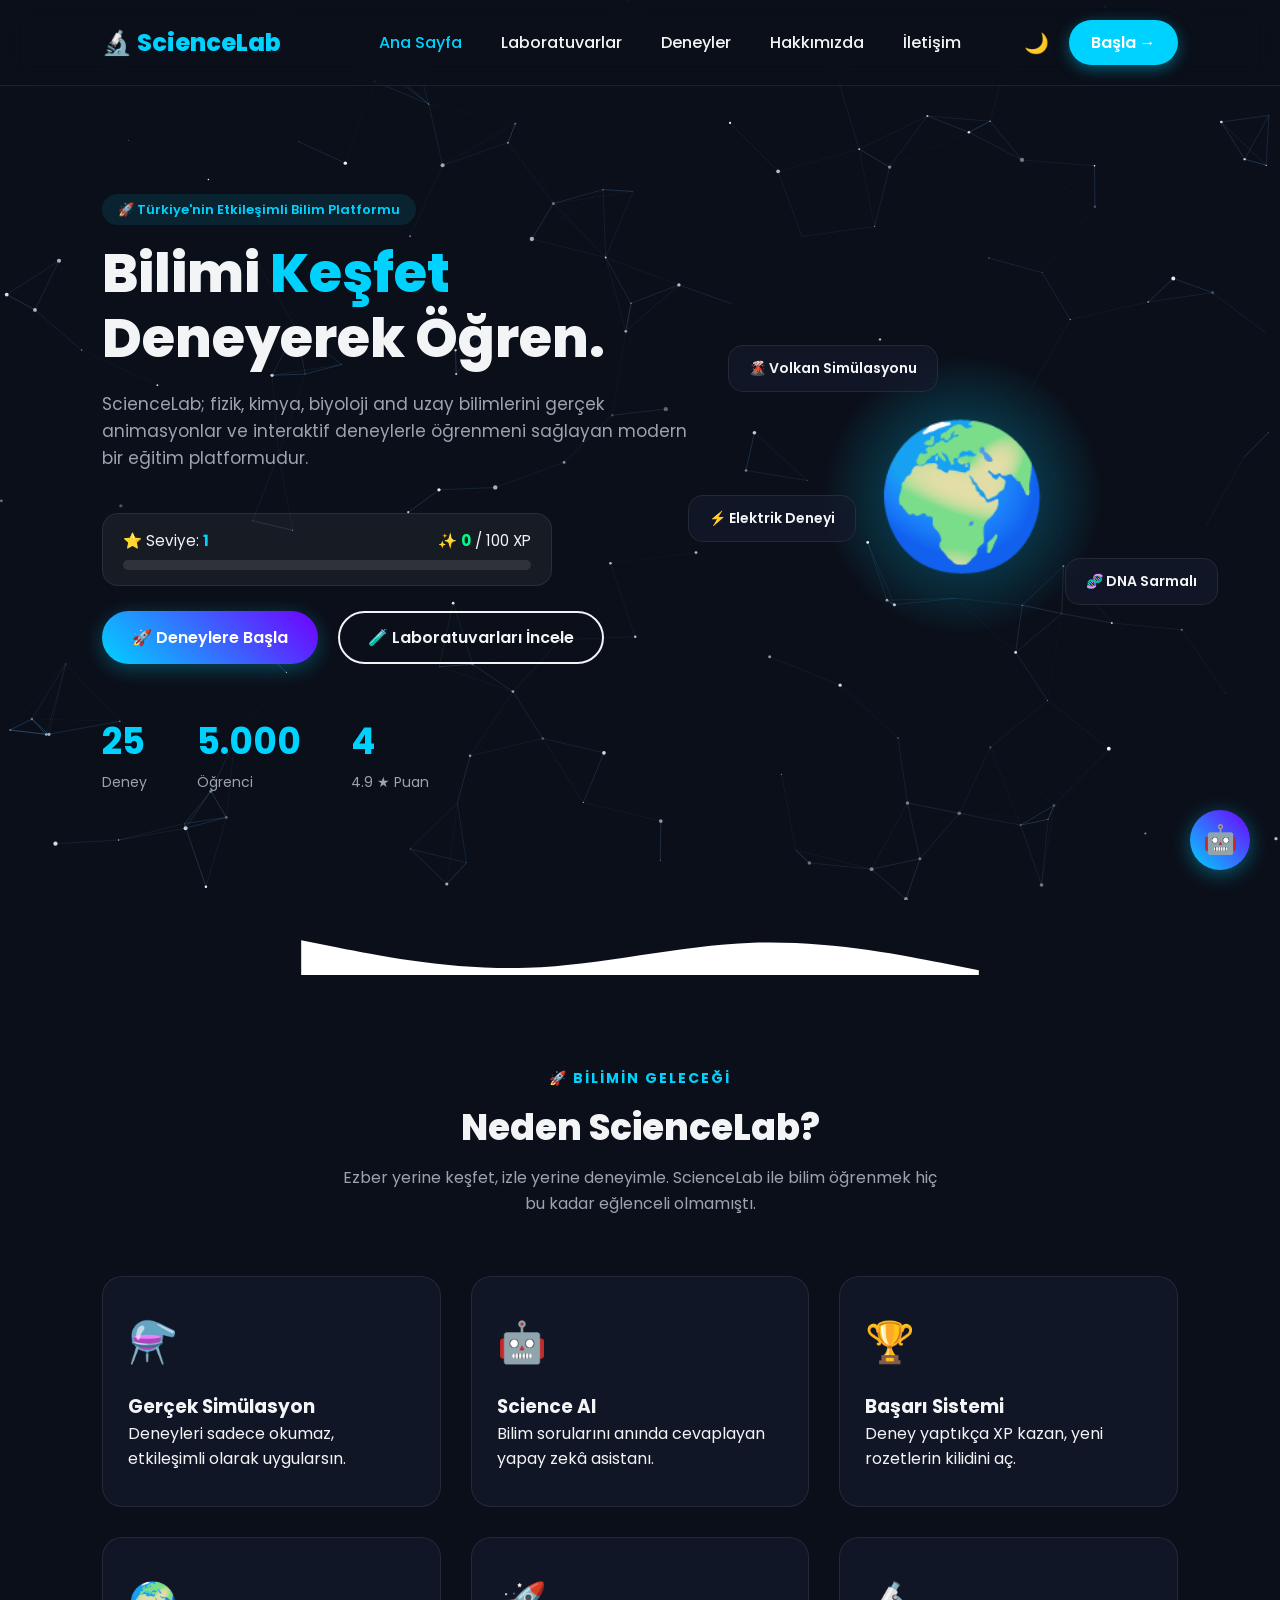
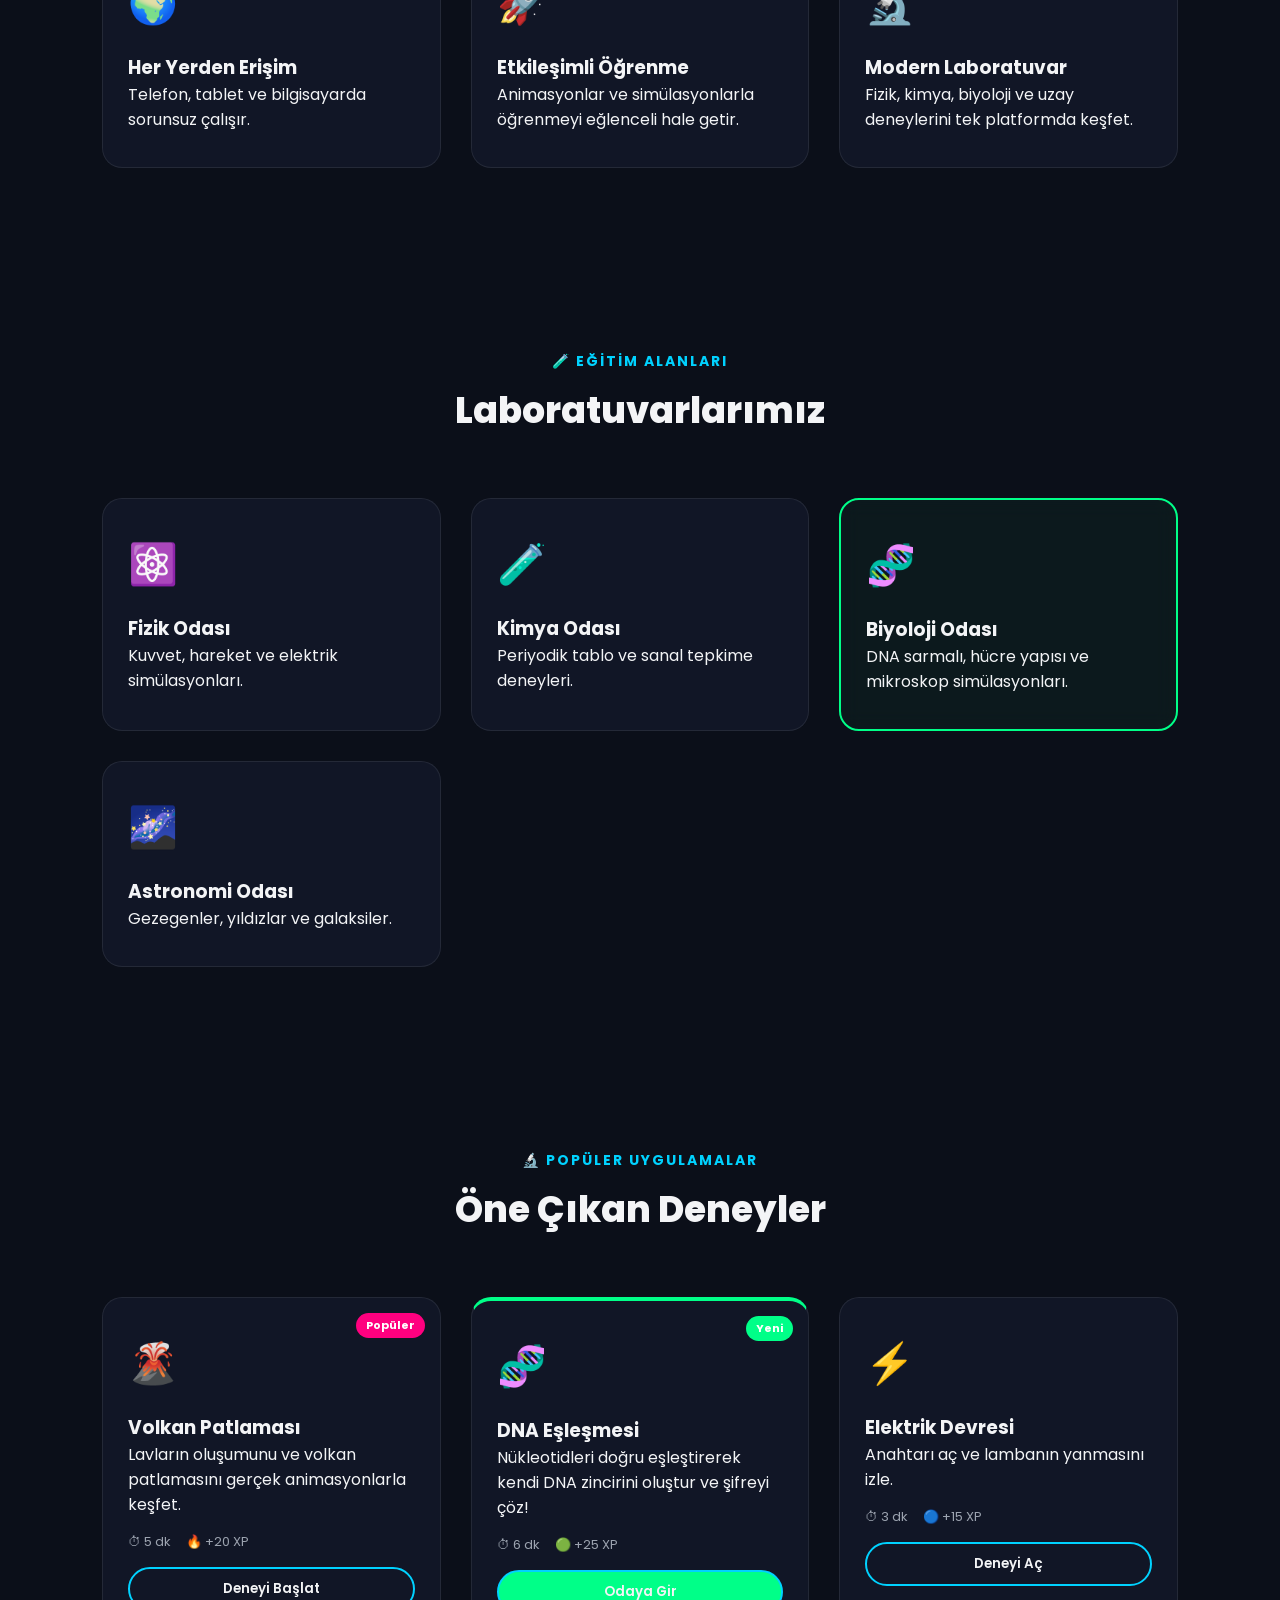
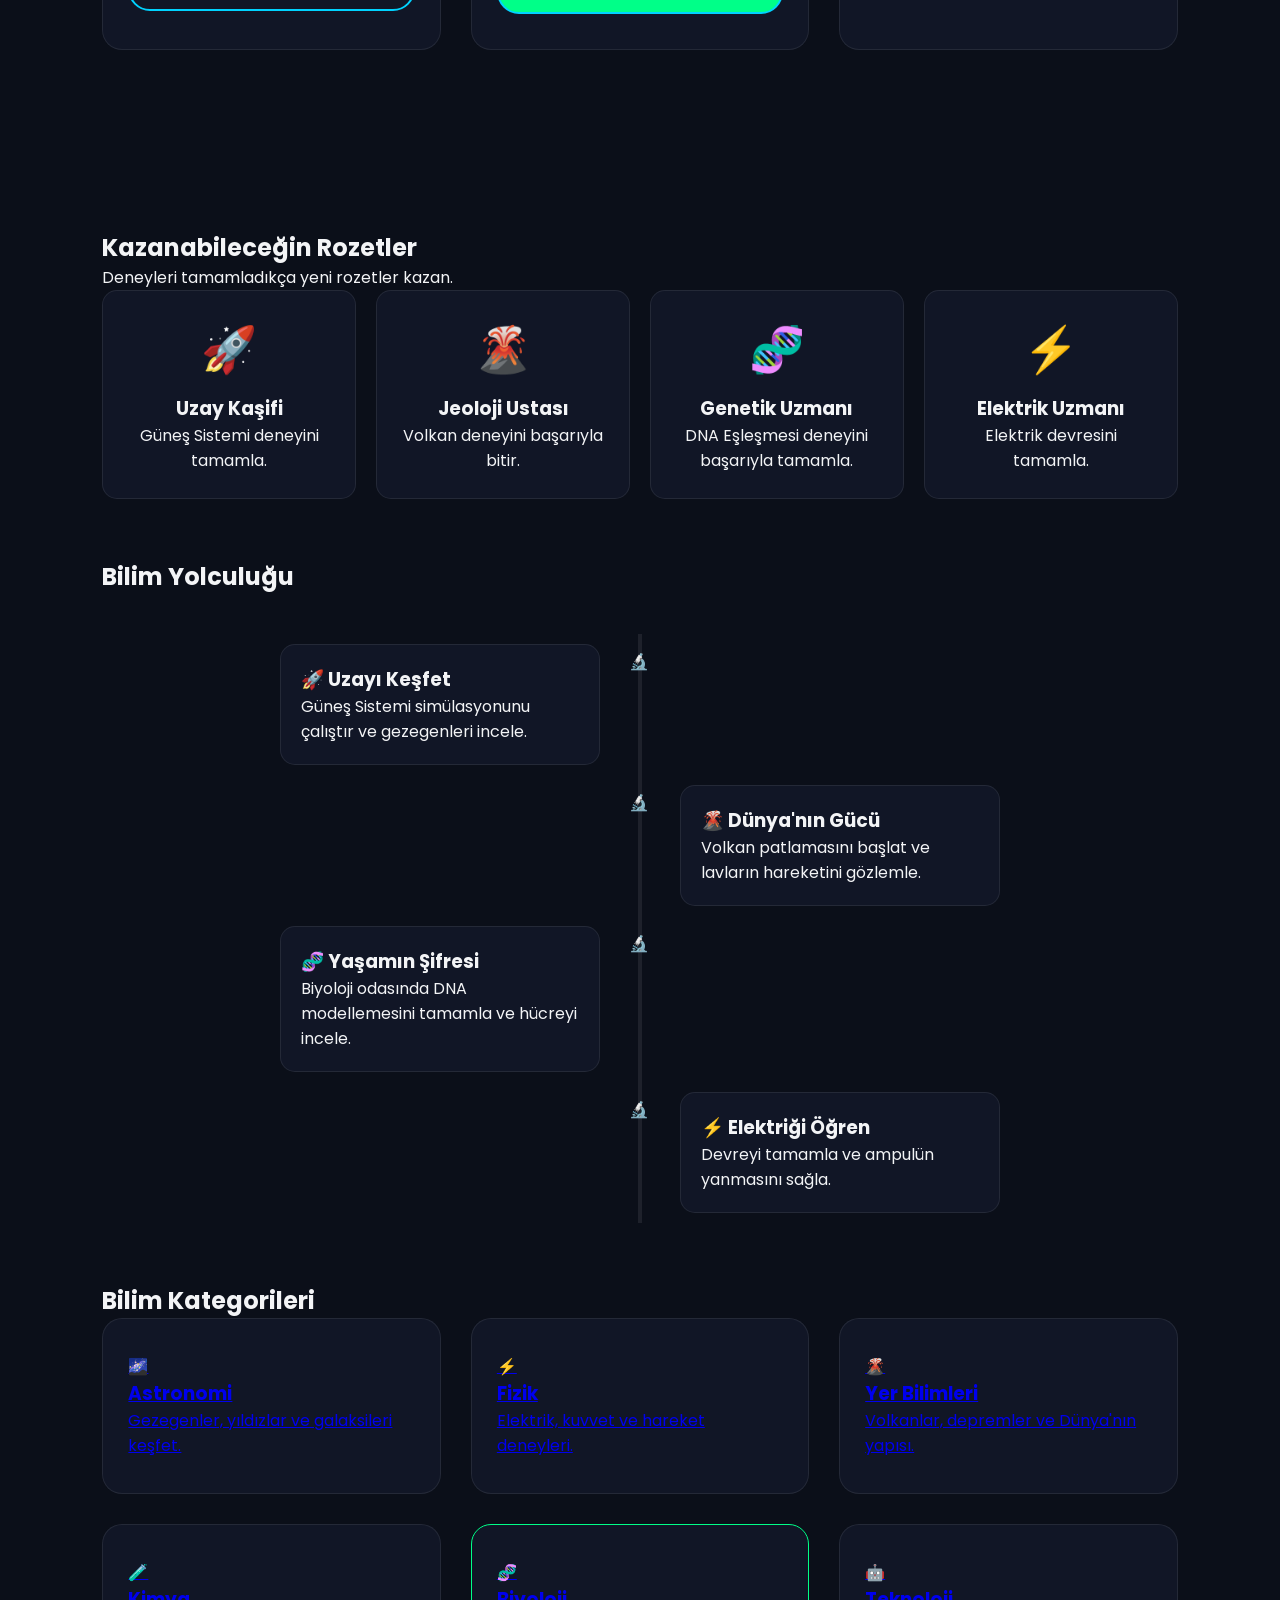
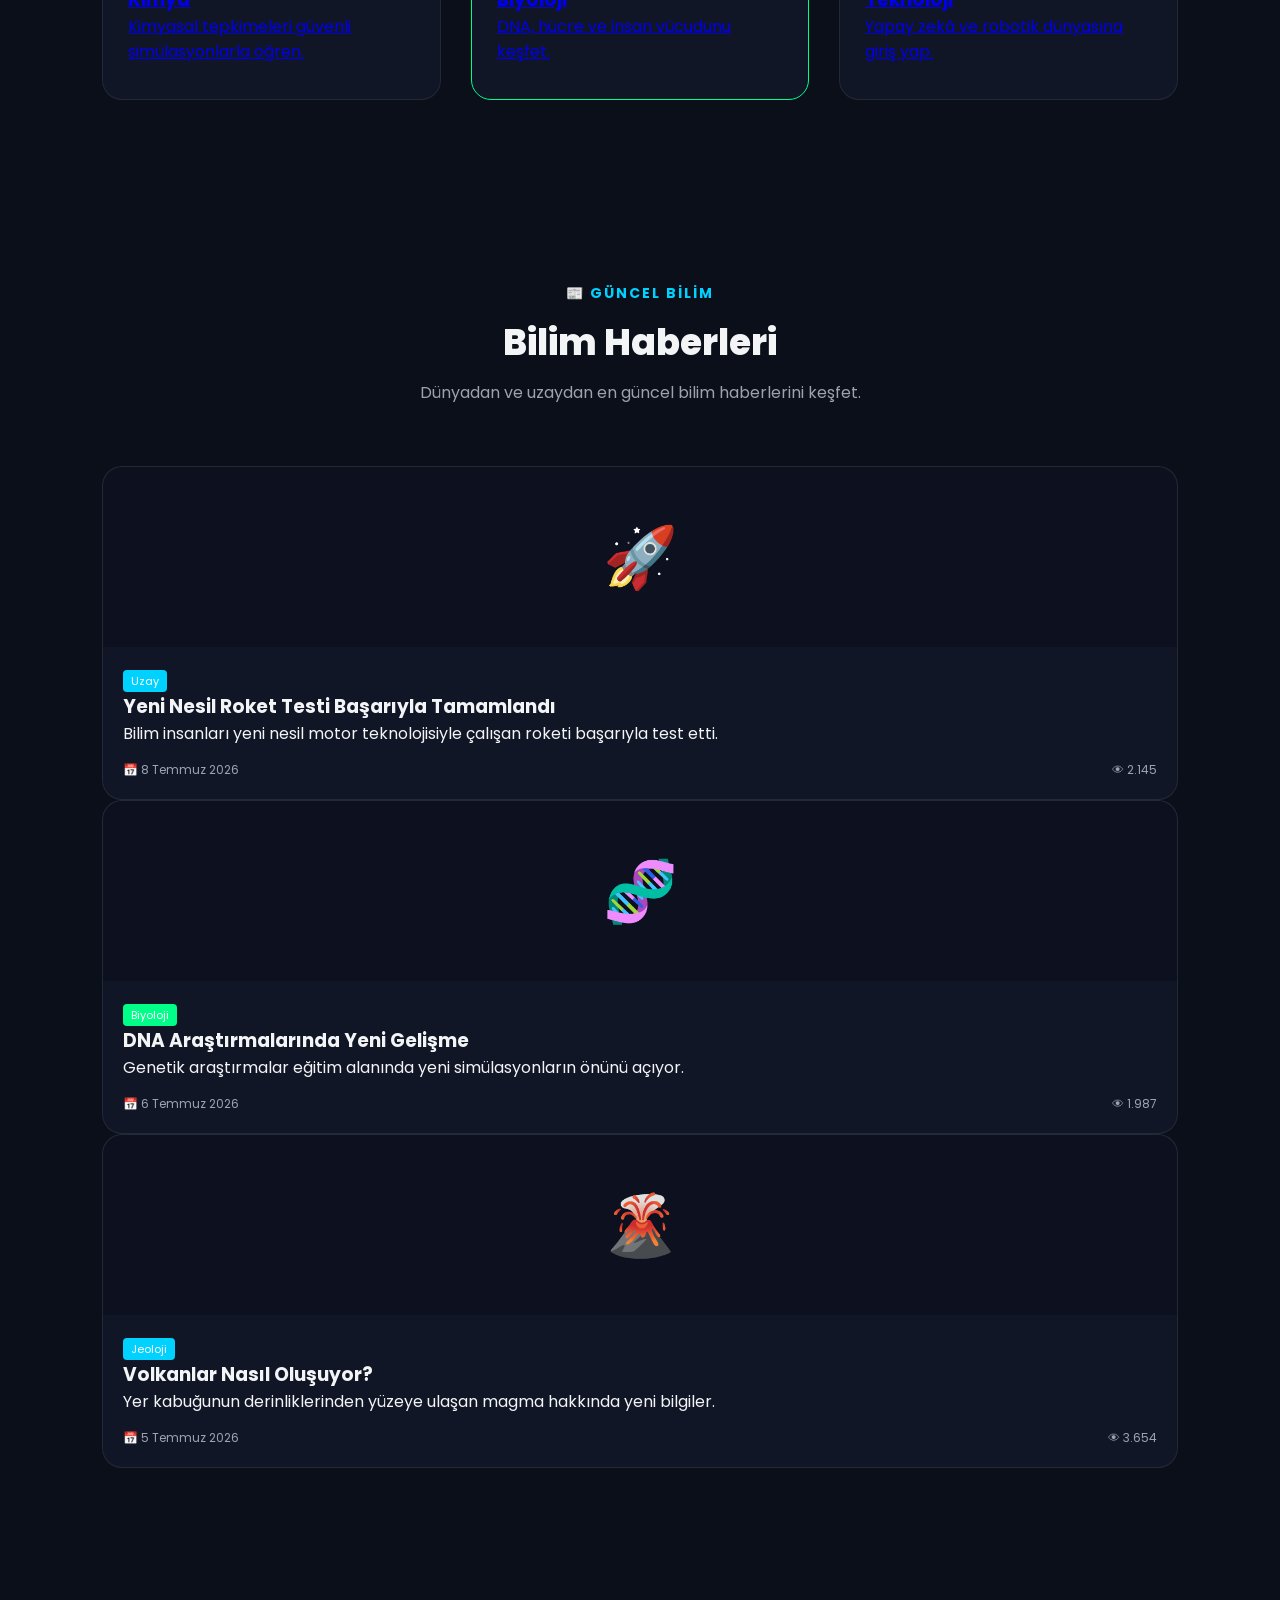
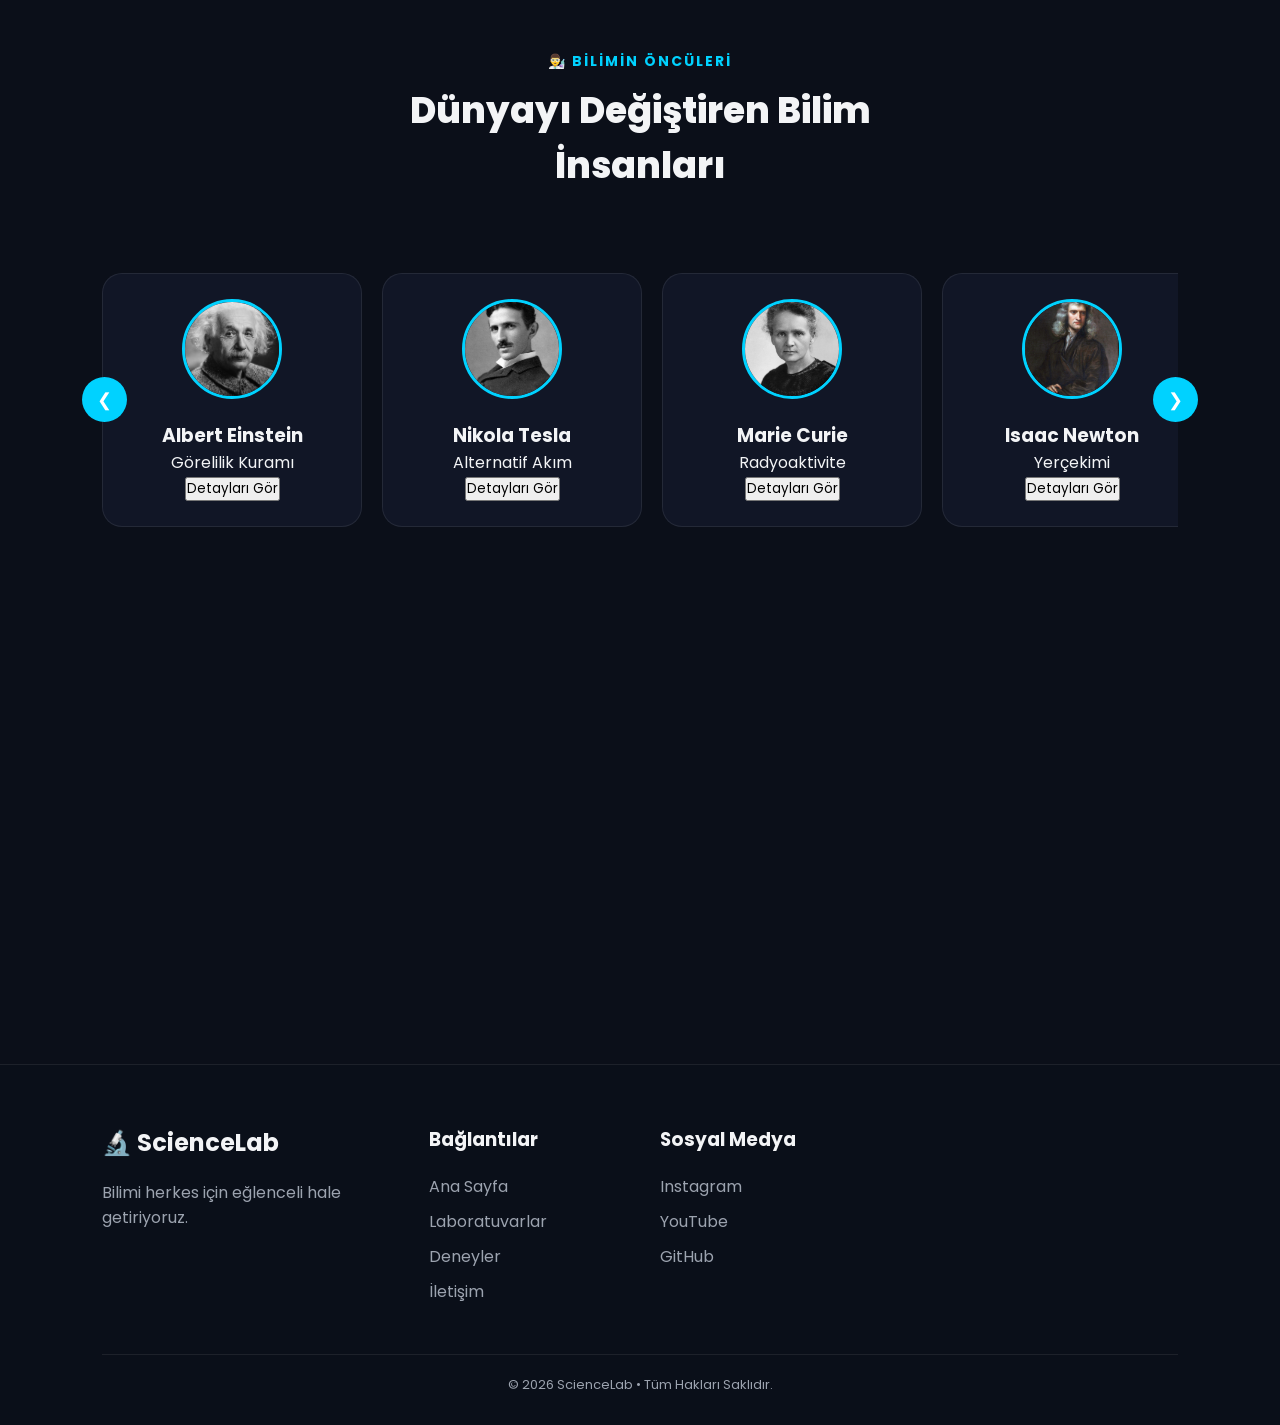
<file: index.html>
<!DOCTYPE html>
<html lang="tr">

<head>
    <meta charset="UTF-8">
    <meta name="viewport" content="width=device-width, initial-scale=1.0">
    <title>🔬 ScienceLab</title>
    <link rel="stylesheet" href="css/style.css">
    <link rel="preconnect" href="https://fonts.googleapis.com">
    <link rel="preconnect" href="https://fonts.gstatic.com" crossorigin>
    <link href="https://fonts.googleapis.com/css2?family=Poppins:wght=300;400;500;600;700;800&display=swap" rel="stylesheet">
    <script defer src="js/script.js"></script>
</head>

<body>

    <div id="loader">
        <div class="loader-box">
            <div class="atom">
                <div class="electron e1"></div>
                <div class="electron e2"></div>
                <div class="electron e3"></div>
                <div class="nucleus"></div>
            </div>
            <h1>ScienceLab</h1>
            <p id="loadingText">Hazırlanıyor...</p>
            <div class="loading-bar">
                <div class="loading-fill"></div>
            </div>
            <div id="loadingPercent">0%</div>
        </div>
    </div>

    <div id="progressBar"></div>

    <canvas id="starCanvas"></canvas>
    <div class="background"></div>

    <header class="header">
        <div class="logo">
            <a href="index.html">
                🔬 <span>ScienceLab</span>
            </a>
        </div>
        <nav class="navbar">
            <a class="active" href="index.html">Ana Sayfa</a>
            <a href="laboratories.html">Laboratuvarlar</a>
            <a href="experiments.html">Deneyler</a>
            <a href="about.html">Hakkımızda</a>
            <a href="contact.html">İletişim</a>
        </nav>
        <div class="header-buttons">
            <button id="themeToggle">🌙</button>
            <a href="experiments.html" class="start-now">Başla →</a>
        </div>
    </header>

    <section class="hero">
        <div class="rocket">
            🚀
            <span class="fire">🔥</span>
        </div>

        <div class="hero-left">
            <span class="hero-badge">🚀 Türkiye'nin Etkileşimli Bilim Platformu</span>
            <h1>Bilimi <span>Keşfet</span> Deneyerek Öğren.</h1>
            <p>
                ScienceLab; fizik, kimya, biyoloji and uzay bilimlerini
                gerçek animasyonlar ve interaktif deneylerle öğrenmeni sağlayan
                modern bir eğitim platformudur.
            </p>

            <div class="user-xp-container" style="margin-bottom: 25px; background: rgba(255,255,255,0.05); padding: 15px 20px; border-radius: 16px; border: 1px solid var(--card-border); max-width: 450px;">
                <div class="xp-info-text" style="display: flex; justify-content: space-between; align-items: center; margin-bottom: 8px; font-size: 0.95rem;">
                    <span>⭐ Seviye: <strong id="userLevel" style="color: var(--primary);">1</strong></span>
                    <span>✨ <strong id="userXP" style="color: var(--success);">0</strong> / <span id="nextLevelXP">100</span> XP</span>
                </div>
                <div class="xp-progress-bar" style="width: 100%; height: 10px; background: rgba(255,255,255,0.1); border-radius: 10px; overflow: hidden; position: relative;">
                    <div id="xpProgressFill" style="width: 0%; height: 100%; background: linear-gradient(90deg, var(--primary), var(--success)); border-radius: 10px; transition: width 0.5s ease;"></div>
                </div>
            </div>

            <div class="hero-buttons">
                <a href="experiments.html" class="btn-primary">🚀 Deneylere Başla</a>
                <a href="laboratories.html" class="btn-secondary">🧪 Laboratuvarları İncele</a>
            </div>

            <div class="hero-stats">
                <div class="hero-stat">
                    <h2 class="counter" data-target="25">0</h2>
                    <span>Deney</span>
                </div>
                <div class="hero-stat">
                    <h2 class="counter" data-target="5000">0</h2>
                    <span>Öğrenci</span>
                </div>
                <div class="hero-stat">
                    <h2 class="counter" data-target="4.9">0</h2>
                    <span>4.9 ★ Puan</span>
                </div>
            </div>
        </div>

        <div class="hero-right">
            <div class="planet">
                <div class="planet-glow"></div>
                <div class="planet-ring"></div>
                <div class="planet-core">🌍</div>
            </div>
            <div class="floating-card card1">🌋 Volkan Simülasyonu</div>
            <div class="floating-card card2">🧬 DNA Sarmalı</div>
            <div class="floating-card card3">⚡ Elektrik Deneyi</div>
        </div>
    </section>

    <div class="hero-wave">
        <svg viewBox="0 0 1440 170">
            <path fill="#ffffff" d="M0,96L80,112C160,128,320,160,480,154.7C640,149,800,107,960,101.3C1120,96,1280,128,1360,144L1440,160L1440,320L1360,320C1280,320,1120,320,960,320C800,320,640,320,480,320C320,320,160,320,80,320L0,320Z"></path>
        </svg>
    </div>

    <section class="why-science reveal">
        <div class="section-title">
            <span>🚀 Bilimin Geleceği</span>
            <h2>Neden ScienceLab?</h2>
            <p>Ezber yerine keşfet, izle yerine deneyimle. ScienceLab ile bilim öğrenmek hiç bu kadar eğlenceli olmamıştı.</p>
        </div>

        <div class="why-grid">
            <div class="why-card reveal-scale">
                <div class="why-icon">⚗️</div>
                <h3>Gerçek Simülasyon</h3>
                <p>Deneyleri sadece okumaz, etkileşimli olarak uygularsın.</p>
            </div>
            <div class="why-card reveal-scale">
                <div class="why-icon">🤖</div>
                <h3>Science AI</h3>
                <p>Bilim sorularını anında cevaplayan yapay zekâ asistanı.</p>
            </div>
            <div class="why-card reveal-scale">
                <div class="why-icon">🏆</div>
                <h3>Başarı Sistemi</h3>
                <p>Deney yaptıkça XP kazan, yeni rozetlerin kilidini aç.</p>
            </div>
            <div class="why-card reveal-scale">
                <div class="why-icon">🌍</div>
                <h3>Her Yerden Erişim</h3>
                <p>Telefon, tablet ve bilgisayarda sorunsuz çalışır.</p>
            </div>
            <div class="why-card reveal-scale">
                <div class="why-icon">🚀</div>
                <h3>Etkileşimli Öğrenme</h3>
                <p>Animasyonlar ve simülasyonlarla öğrenmeyi eğlenceli hale getir.</p>
            </div>
            <div class="why-card reveal-scale">
                <div class="why-icon">🔬</div>
                <h3>Modern Laboratuvar</h3>
                <p>Fizik, kimya, biyoloji ve uzay deneylerini tek platformda keşfet.</p>
            </div>
        </div>
    </section>

    <section class="labs reveal">
        <div class="section-title">
            <span>🧪 Eğitim Alanları</span>
            <h2>Laboratuvarlarımız</h2>
        </div>
        <div class="cards">
            <div class="card" onclick="window.location.href='physics.html'" style="cursor: pointer;">
                <div class="icon">⚛️</div>
                <h3>Fizik Odası</h3>
                <p>Kuvvet, hareket ve elektrik simülasyonları.</p>
            </div>
            <div class="card" onclick="window.location.href='chemistry.html'" style="cursor: pointer;">
                <div class="icon">🧪</div>
                <h3>Kimya Odası</h3>
                <p>Periyodik tablo ve sanal tepkime deneyleri.</p>
            </div>
            <div class="card" onclick="window.location.href='biology.html'" style="cursor: pointer; border: 2px solid var(--success); background: rgba(46, 204, 113, 0.05);">
                <div class="icon">🧬</div>
                <h3>Biyoloji Odası</h3>
                <p>DNA sarmalı, hücre yapısı ve mikroskop simülasyonları.</p>
            </div>
            <div class="card" onclick="window.location.href='astronomy.html'" style="cursor: pointer;">
                <div class="icon">🌌</div>
                <h3>Astronomi Odası</h3>
                <p>Gezegenler, yıldızlar ve galaksiler.</p>
            </div>
        </div>
    </section>

    <section class="experiments reveal">
        <div class="section-title">
            <span>🔬 Popüler Uygulamalar</span>
            <h2>Öne Çıkan Deneyler</h2>
        </div>
        <div class="experiments-container">
            <div class="experiment-card reveal-scale">
                <div class="exp-badge">Popüler</div>
                <div class="exp-icon">🌋</div>
                <h3>Volkan Patlaması</h3>
                <p>Lavların oluşumunu ve volkan patlamasını gerçek animasyonlarla keşfet.</p>
                <div class="exp-info">
                    <span>⏱ 5 dk</span>
                    <span>🔥 +20 XP</span>
                </div>
                <a href="volcano.html"><button class="exp-btn">Deneyi Başlat</button></a>
            </div>

            <div class="experiment-card reveal-scale" style="border-top: 4px solid var(--success);">
                <div class="exp-badge" style="background: var(--success);">Yeni</div>
                <div class="exp-icon">🧬</div>
                <h3>DNA Eşleşmesi</h3>
                <p>Nükleotidleri doğru eşleştirerek kendi DNA zincirini oluştur ve şifreyi çöz!</p>
                <div class="exp-info">
                    <span>⏱ 6 dk</span>
                    <span>🟢 +25 XP</span>
                </div>
                <a href="dna-match.html"><button class="exp-btn" style="background: var(--success);">Odaya Gir</button></a>
            </div>

            <div class="experiment-card reveal-scale">
                <div class="exp-icon">⚡</div>
                <h3>Elektrik Devresi</h3>
                <p>Anahtarı aç ve lambanın yanmasını izle.</p>
                <div class="exp-info">
                    <span>⏱ 3 dk</span>
                    <span>🔵 +15 XP</span>
                </div>
                <a href="electric.html"><button class="exp-btn">Deneyi Aç</button></a>
            </div>
        </div>
    </section>

    <section class="features reveal">
        <div class="badges">
            <h2>Kazanabileceğin Rozetler</h2>
            <p class="badge-subtitle">Deneyleri tamamladıkça yeni rozetler kazan.</p>
            <div class="badge-grid">
                <div class="badge-card badge-locked" id="badge-space">
                    <div class="badge-icon">🚀</div>
                    <h3>Uzay Kaşifi</h3>
                    <p>Güneş Sistemi deneyini tamamla.</p>
                </div>
                <div class="badge-card badge-locked" id="badge-volcano">
                    <div class="badge-icon">🌋</div>
                    <h3>Jeoloji Ustası</h3>
                    <p>Volkan deneyini başarıyla bitir.</p>
                </div>
                <div class="badge-card badge-locked" id="badge-biology">
                    <div class="badge-icon">🧬</div>
                    <h3>Genetik Uzmanı</h3>
                    <p>DNA Eşleşmesi deneyini başarıyla tamamla.</p>
                </div>
                <div class="badge-card badge-locked" id="badge-electric">
                    <div class="badge-icon">⚡</div>
                    <h3>Elektrik Uzmanı</h3>
                    <p>Elektrik devresini tamamla.</p>
                </div>
            </div>
        </div>

        <div class="timeline" style="margin-top: 60px;">
            <h2>Bilim Yolculuğu</h2>
            <div class="timeline-container">
                <div class="timeline-item left">
                    <div class="timeline-content">
                        <h3>🚀 Uzayı Keşfet</h3>
                        <p>Güneş Sistemi simülasyonunu çalıştır ve gezegenleri incele.</p>
                    </div>
                </div>
                <div class="timeline-item right">
                    <div class="timeline-content">
                        <h3>🌋 Dünya'nın Gücü</h3>
                        <p>Volkan patlamasını başlat ve lavların hareketini gözlemle.</p>
                    </div>
                </div>
                <div class="timeline-item left">
                    <div class="timeline-content">
                        <h3>🧬 Yaşamın Şifresi</h3>
                        <p>Biyoloji odasında DNA modellemesini tamamla ve hücreyi incele.</p>
                    </div>
                </div>
                <div class="timeline-item right">
                    <div class="timeline-content">
                        <h3>⚡ Elektriği Öğren</h3>
                        <p>Devreyi tamamla ve ampulün yanmasını sağla.</p>
                    </div>
                </div>
            </div>
        </div>

        <div class="categories" style="margin-top: 60px;">
            <h2>Bilim Kategorileri</h2>
            <div class="category-grid">
                <a href="astronomy.html" class="category-card">
                    <span>🌌</span>
                    <h3>Astronomi</h3>
                    <p>Gezegenler, yıldızlar ve galaksileri keşfet.</p>
                </a>
                <a href="electric.html" class="category-card">
                    <span>⚡</span>
                    <h3>Fizik</h3>
                    <p>Elektrik, kuvvet ve hareket deneyleri.</p>
                </a>
                <a href="volcano.html" class="category-card">
                    <span>🌋</span>
                    <h3>Yer Bilimleri</h3>
                    <p>Volkanlar, depremler ve Dünya'nın yapısı.</p>
                </a>
                <a href="chemistry.html" class="category-card">
                    <span>🧪</span>
                    <h3>Kimya</h3>
                    <p>Kimyasal tepkimeleri güvenli simülasyonlarla öğren.</p>
                </a>
                <a href="biology.html" class="category-card" style="border: 1px solid var(--success);">
                    <span>🧬</span>
                    <h3>Biyoloji</h3>
                    <p>DNA, hücre ve insan vücudunu keşfet.</p>
                </a>
                <a href="#" class="category-card">
                    <span>🤖</span>
                    <h3>Teknoloji</h3>
                    <p>Yapay zekâ ve robotik dünyasına giriş yap.</p>
                </a>
            </div>
        </div>
    </section>

    <section class="science-news reveal">
        <div class="section-title">
            <span>📰 Güncel Bilim</span>
            <h2>Bilim Haberleri</h2>
            <p>Dünyadan ve uzaydan en güncel bilim haberlerini keşfet.</p>
        </div>

        <div class="news-grid">
            <article class="news-card reveal-scale">
                <div class="news-image">🚀</div>
                <div class="news-content">
                    <span class="news-tag">Uzay</span>
                    <h3>Yeni Nesil Roket Testi Başarıyla Tamamlandı</h3>
                    <p>Bilim insanları yeni nesil motor teknolojisiyle çalışan roketi başarıyla test etti.</p>
                    <div class="news-footer">
                        <span>📅 8 Temmuz 2026</span>
                        <span>👁 2.145</span>
                    </div>
                </div>
            </article>

            <article class="news-card reveal-scale">
                <div class="news-image">🧬</div>
                <div class="news-content">
                    <span class="news-tag biology" style="background: var(--success);">Biyoloji</span>
                    <h3>DNA Araştırmalarında Yeni Gelişme</h3>
                    <p>Genetik araştırmalar eğitim alanında yeni simülasyonların önünü açıyor.</p>
                    <div class="news-footer">
                        <span>📅 6 Temmuz 2026</span>
                        <span>👁 1.987</span>
                    </div>
                </div>
            </article>

            <article class="news-card reveal-scale">
                <div class="news-image">🌋</div>
                <div class="news-content">
                    <span class="news-tag earth">Jeoloji</span>
                    <h3>Volkanlar Nasıl Oluşuyor?</h3>
                    <p>Yer kabuğunun derinliklerinden yüzeye ulaşan magma hakkında yeni bilgiler.</p>
                    <div class="news-footer">
                        <span>📅 5 Temmuz 2026</span>
                        <span>👁 3.654</span>
                    </div>
                </div>
            </article>
        </div>
    </section>

    <section class="scientists reveal">
        <div class="section-title">
            <span>👨‍🔬 Bilimin Öncüleri</span>
            <h2>Dünyayı Değiştiren Bilim İnsanları</h2>
        </div>

        <div class="scientist-slider">
            <button class="slider-btn prev">❮</button>
            <div class="scientist-track">
                <div class="scientist-card">
                    <img src="images/einstein.jpg" alt="Albert Einstein">
                    <h3>Albert Einstein</h3>
                    <p>Görelilik Kuramı</p>
                    <button class="detail-btn">Detayları Gör</button>
                </div>
                <div class="scientist-card">
                    <img src="images/tesla.jpg" alt="Nikola Tesla">
                    <h3>Nikola Tesla</h3>
                    <p>Alternatif Akım</p>
                    <button class="detail-btn">Detayları Gör</button>
                </div>
                <div class="scientist-card">
                    <img src="images/curie.jpg" alt="Marie Curie">
                    <h3>Marie Curie</h3>
                    <p>Radyoaktivite</p>
                    <button class="detail-btn">Detayları Gör</button>
                </div>
                <div class="scientist-card">
                    <img src="images/newton.jpg" alt="Isaac Newton">
                    <h3>Isaac Newton</h3>
                    <p>Yerçekimi</p>
                    <button class="detail-btn">Detayları Gör</button>
                </div>
            </div>
            <button class="slider-btn next">❯</button>
        </div>
    </section>

    <section class="stats reveal">
        <div class="stat-card">
            <div class="stat-icon">🧪</div>
            <h3><span class="counter" data-target="250">0</span>+</h3>
            <p>Deney</p>
        </div>
        <div class="stat-card">
            <div class="stat-icon">⚛️</div>
            <h3><span class="counter" data-target="120">0</span>+</h3>
            <p>Simülasyon</p>
        </div>
        <div class="stat-card">
            <div class="stat-icon">🧬</div>
            <h3><span class="counter" data-target="50000">0</span>+</h3>
            <p>Öğrenci</p>
        </div>
        <div class="stat-card">
            <div class="stat-icon">🌌</div>
            <h3><span class="counter" data-target="40">0</span>+</h3>
            <p>Araştırma</p>
        </div>
    </section>

    <button id="scienceAI">🤖</button>

    <div id="aiPanel" style="display: none; flex-direction: column;">
        <div class="ai-header" style="display: flex; justify-content: space-between; align-items: center;">
            <span>🤖 Science AI</span>
            <span id="closeAI" style="cursor: pointer;">✖</span>
        </div>
        <div class="ai-body" id="aiMessages" style="overflow-y: auto; flex: 1; padding: 15px; display: flex; flex-direction: column; gap: 10px; height: 300px;">
            <div class="ai-msg-bot" style="background: rgba(255,255,255,0.05); padding: 8px 12px; border-radius: 8px; max-width: 85%; align-self: flex-start;">
                Merhaba! 🔬<br><br>Bilim hakkında bana soru sorabilirsin.
            </div>
        </div>
        <form id="aiForm" style="display: flex; padding: 10px; border-top: 1px solid rgba(255,255,255,0.1); margin: 0;">
            <input type="text" id="aiInput" placeholder="Bilim sorusu yaz..." required style="flex: 1; background: rgba(0,0,0,0.2); border: 1px solid rgba(255,255,255,0.2); color: white; padding: 8px 12px; border-radius: 6px; outline: none;">
        </form>
    </div>

    <button id="backToTop">⬆</button>

    <footer>
        <div class="footer-container">
            <div>
                <h2>🔬 ScienceLab</h2>
                <p>Bilimi herkes için eğlenceli hale getiriyoruz.</p>
            </div>
            <div>
                <h3>Bağlantılar</h3>
                <a href="index.html">Ana Sayfa</a>
                <a href="laboratories.html">Laboratuvarlar</a>
                <a href="experiments.html">Deneyler</a>
                <a href="contact.html">İletişim</a>
            </div>
            <div>
                <h3>Sosyal Medya</h3>
                <a href="#">Instagram</a>
                <a href="#">YouTube</a>
                <a href="#">GitHub</a>
            </div>
        </div>
        <div class="copyright">
            © 2026 ScienceLab • Tüm Hakları Saklıdır.
        </div>
    </footer>

<div id="scientistModal" style="display: none; position: fixed; top: 0; left: 0; width: 100%; height: 100%; background: rgba(0, 0, 0, 0.75); backdrop-filter: blur(8px); z-index: 9999; justify-content: center; align-items: center; padding: 20px;">
        <div style="background: linear-gradient(135deg, #1e1b4b, #0f172a); border: 1px solid rgba(255, 255, 255, 0.1); max-width: 600px; width: 100%; border-radius: 20px; padding: 30px; position: relative; box-shadow: 0 20px 40px rgba(0,0,0,0.5); color: #e2e8f0;">
            <span id="closeModal" style="position: absolute; top: 15px; right: 20px; font-size: 1.5rem; cursor: pointer; color: #94a3b8; transition: color 0.2s;">&times;</span>
            <div style="display: flex; align-items: center; gap: 20px; margin-bottom: 20px;">
                <div id="modalEmoji" style="font-size: 3rem;">👨‍🔬</div>
                <div>
                    <h2 id="modalName" style="margin: 0; font-size: 1.8rem; color: #fff;">Bilim İnsanı</h2>
                    <p id="modalDiscovery" style="margin: 5px 0 0 0; color: var(--primary); font-weight: 500;">Büyük Keşfi</p>
                </div>
            </div>
            <div style="border-top: 1px solid rgba(255,255,255,0.1); padding-top: 15px; max-height: 300px; overflow-y: auto; line-height: 1.6; font-size: 0.95rem;" id="modalHistory">
                Hikaye içeriği buraya gelecek...
            </div>
            <div style="margin-top: 20px; display: flex; justify-content: flex-end;">
                <button id="modalReadBtn" style="background: #4f46e5; color: white; border: none; padding: 10px 20px; border-radius: 8px; font-weight: 600; cursor: pointer;">İlham Aldım! ✨</button>
            </div>
        </div>
    </div>

</body>
</html>
</file>
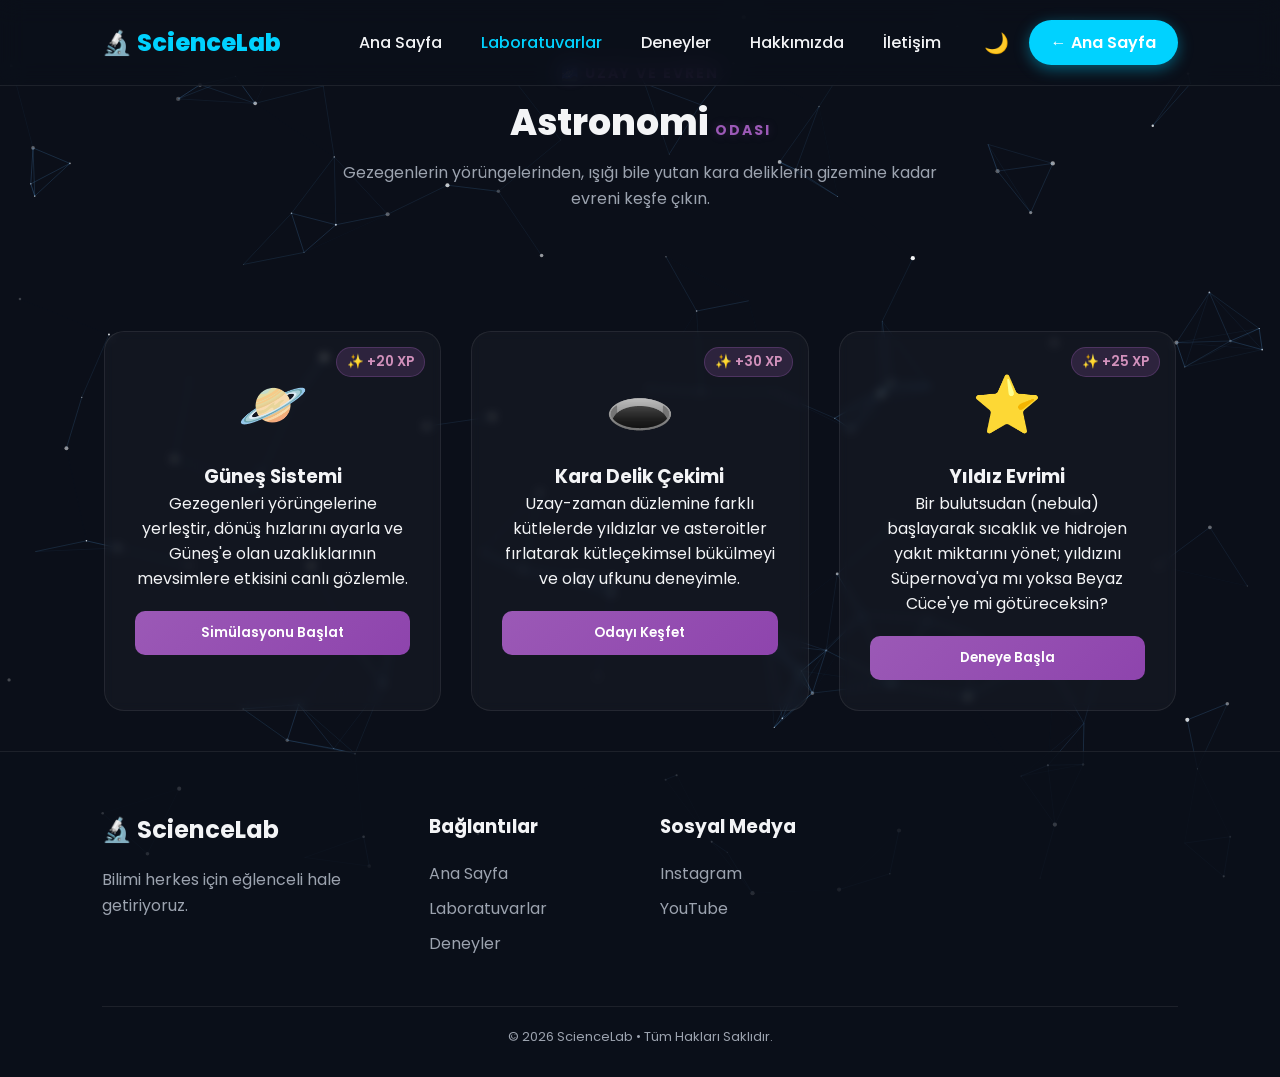
<file: astronomy.html>
<!DOCTYPE html>
<html lang="tr">

<head>
    <meta charset="UTF-8">
    <meta name="viewport" content="width=device-width, initial-scale=1.0">
    <title>🌌 Astronomi Laboratuvarı | ScienceLab</title>
    <link rel="stylesheet" href="css/style.css">
    <link rel="preconnect" href="https://fonts.googleapis.com">
    <link rel="preconnect" href="https://fonts.gstatic.com" crossorigin>
    <link href="https://fonts.googleapis.com/css2?family=Poppins:wght=300;400;500;600;700;800&display=swap" rel="stylesheet">
    <script defer src="js/script.js"></script>
    <style>
        /* Astronomi Odasına Özel Tematik Renk ve Efekt Ayarları */
        :root {
            --astro-purple: #9b59b6;
            --astro-blue: #34495e;
            --astro-glow: rgba(155, 89, 182, 0.25);
        }
        .astro-banner {
            text-align: center;
            padding: 60px 20px 20px 20px;
            position: relative;
        }
        .astro-title span {
            color: var(--astro-purple) !important;
            text-shadow: 0 0 10px var(--astro-glow);
        }
        .astro-grid {
            display: grid;
            grid-template-columns: repeat(auto-fit, minmax(300px, 1fr));
            gap: 30px;
            padding: 40px 5%;
            max-width: 1200px;
            margin: 0 auto;
        }
        .astro-card {
            background: rgba(255, 255, 255, 0.03);
            border: 1px solid var(--card-border);
            border-radius: 20px;
            padding: 30px;
            text-align: center;
            transition: all 0.4s cubic-bezier(0.175, 0.885, 0.32, 1.275);
            position: relative;
            overflow: hidden;
            backdrop-filter: blur(5px);
        }
        .astro-card:hover {
            transform: translateY(-10px);
            border-color: var(--astro-purple);
            box-shadow: 0 15px 30px var(--astro-glow);
            background: rgba(155, 89, 182, 0.02);
        }
        .astro-icon {
            font-size: 3.5rem;
            margin-bottom: 15px;
            display: inline-block;
            animation: float 4s ease-in-out infinite;
        }
        .astro-card:nth-child(2) .astro-icon { animation-delay: 1.3s; }
        .astro-card:nth-child(3) .astro-icon { animation-delay: 2.5s; }
        
        .astro-btn {
            background: linear-gradient(135deg, var(--astro-purple), #8e44ad);
            color: white;
            border: none;
            padding: 12px 25px;
            border-radius: 10px;
            font-weight: 600;
            cursor: pointer;
            margin-top: 20px;
            width: 100%;
            transition: opacity 0.3s, box-shadow 0.3s;
        }
        .astro-btn:hover {
            opacity: 0.9;
            box-shadow: 0 0 15px rgba(155, 89, 182, 0.4);
        }
        .xp-tag {
            position: absolute;
            top: 15px;
            right: 15px;
            background: rgba(155, 89, 182, 0.2);
            color: #d291bc;
            padding: 4px 10px;
            border-radius: 20px;
            font-size: 0.85rem;
            font-weight: 600;
            border: 1px solid rgba(155, 89, 182, 0.3);
        }
    </style>
</head>

<body>

    <canvas id="starCanvas"></canvas>
    <div class="background"></div>

    <header class="header">
        <div class="logo">
            <a href="index.html">
                🔬 <span>ScienceLab</span>
            </a>
        </div>
        <nav class="navbar">
            <a href="index.html">Ana Sayfa</a>
            <a class="active" href="laboratories.html">Laboratuvarlar</a>
            <a href="experiments.html">Deneyler</a>
            <a href="about.html">Hakkımızda</a>
            <a href="contact.html">İletişim</a>
        </nav>
        <div class="header-buttons">
            <button id="themeToggle">🌙</button>
            <a href="index.html" class="start-now">← Ana Sayfa</a>
        </div>
    </header>

    <section class="astro-banner">
        <div class="section-title astro-title">
            <span>🌌 Uzay ve Evren</span>
            <h2>Astronomi <span>Odası</span></h2>
            <p>Gezegenlerin yörüngelerinden, ışığı bile yutan kara deliklerin gizemine kadar evreni keşfe çıkın.</p>
        </div>
    </section>

    <main class="astro-grid">
        
        <div class="astro-card">
            <div class="xp-tag">✨ +20 XP</div>
            <div class="astro-icon">🪐</div>
            <h3>Güneş Sistemi</h3>
            <p>Gezegenleri yörüngelerine yerleştir, dönüş hızlarını ayarla ve Güneş'e olan uzaklıklarının mevsimlere etkisini canlı gözlemle.</p>
            <a href="solar-system.html"><button class="astro-btn">Simülasyonu Başlat</button></a>
        </div>

        <div class="astro-card">
            <div class="xp-tag">✨ +30 XP</div>
            <div class="astro-icon">🕳️</div>
            <h3>Kara Delik Çekimi</h3>
            <p>Uzay-zaman düzlemine farklı kütlelerde yıldızlar ve asteroitler fırlatarak kütleçekimsel bükülmeyi ve olay ufkunu deneyimle.</p>
            <a href="black-hole.html"><button class="astro-btn">Odayı Keşfet</button></a>
        </div>

        <div class="astro-card">
            <div class="xp-tag">✨ +25 XP</div>
            <div class="astro-icon">⭐</div>
            <h3>Yıldız Evrimi</h3>
            <p>Bir bulutsudan (nebula) başlayarak sıcaklık ve hidrojen yakıt miktarını yönet; yıldızını Süpernova'ya mı yoksa Beyaz Cüce'ye mi götüreceksin?</p>
            <a href="star-cycle.html"><button class="astro-btn">Deneye Başla</button></a>
        </div>

    </main>

    <button id="backToTop">⬆</button>

    <footer>
        <div class="footer-container">
            <div>
                <h2>🔬 ScienceLab</h2>
                <p>Bilimi herkes için eğlenceli hale getiriyoruz.</p>
            </div>
            <div>
                <h3>Bağlantılar</h3>
                <a href="index.html">Ana Sayfa</a>
                <a href="laboratories.html">Laboratuvarlar</a>
                <a href="experiments.html">Deneyler</a>
            </div>
            <div>
                <h3>Sosyal Medya</h3>
                <a href="#">Instagram</a>
                <a href="#">YouTube</a>
            </div>
        </div>
        <div class="copyright">
            © 2026 ScienceLab • Tüm Hakları Saklıdır.
        </div>
    </footer>

</body>
</html>
</file>
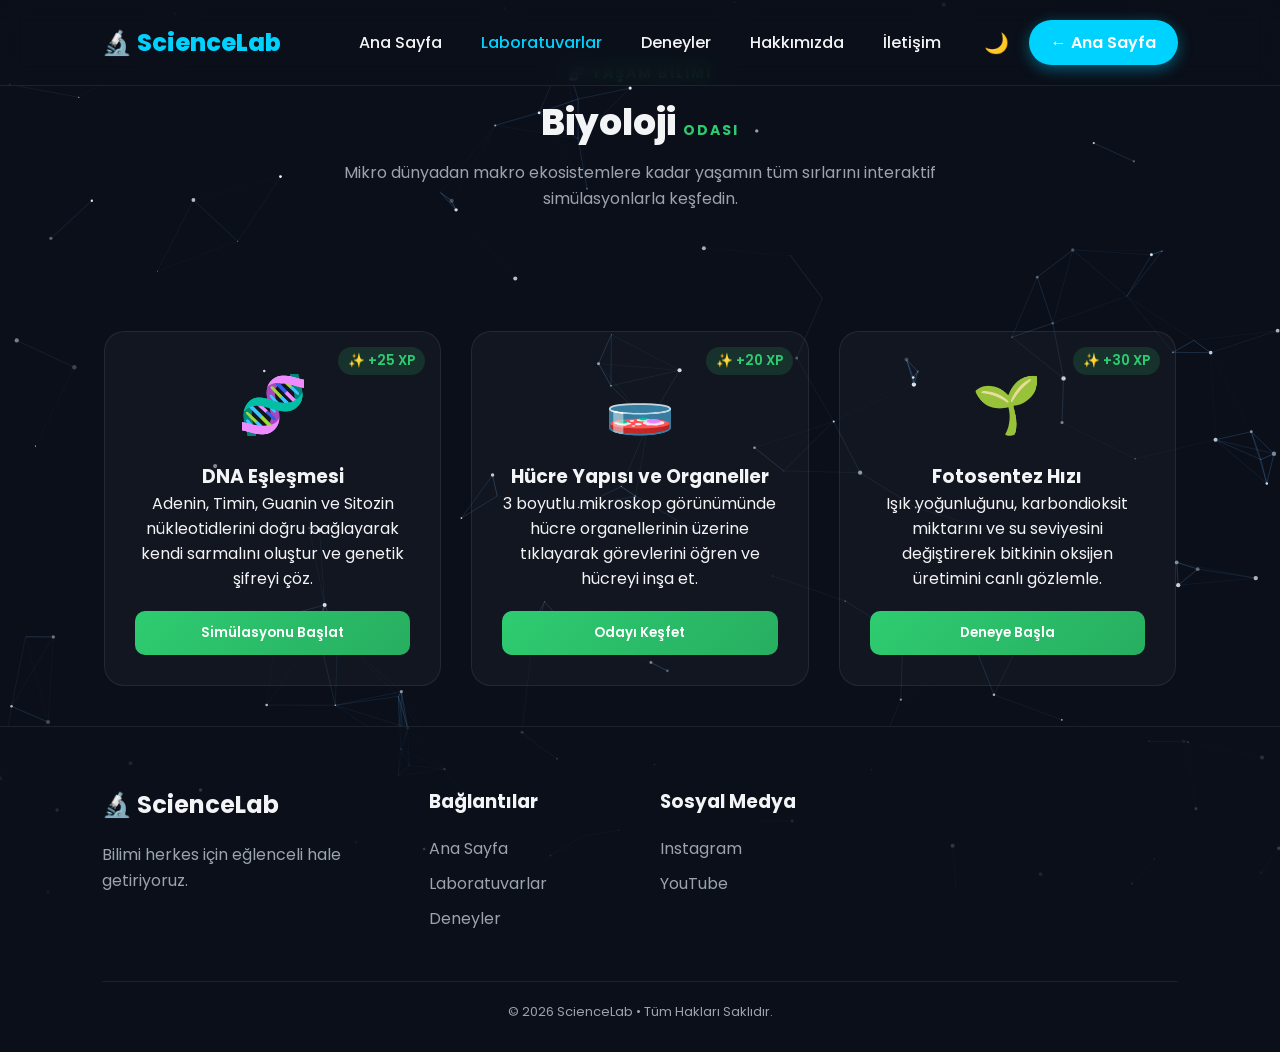
<file: biology.html>
<!DOCTYPE html>
<html lang="tr">

<head>
    <meta charset="UTF-8">
    <meta name="viewport" content="width=device-width, initial-scale=1.0">
    <title>🧬 Biyoloji Laboratuvarı | ScienceLab</title>
    <link rel="stylesheet" href="css/style.css">
    <link rel="preconnect" href="https://fonts.googleapis.com">
    <link rel="preconnect" href="https://fonts.gstatic.com" crossorigin>
    <link href="https://fonts.googleapis.com/css2?family=Poppins:wght=300;400;500;600;700;800&display=swap" rel="stylesheet">
    <script defer src="js/script.js"></script>
    <style>
        /* Biyoloji Odasına Özel Tematik Renk ve Efekt Ayarları */
        :root {
            --biology-green: #2ecc71;
            --biology-glow: rgba(46, 204, 113, 0.2);
        }
        .bio-banner {
            text-align: center;
            padding: 60px 20px 20px 20px;
            position: relative;
        }
        .bio-title span {
            color: var(--biology-green) !important;
        }
        .bio-grid {
            display: grid;
            grid-template-columns: repeat(auto-fit, minmax(300px, 1fr));
            gap: 30px;
            padding: 40px 5%;
            max-width: 1200px;
            margin: 0 auto;
        }
        .bio-card {
            background: rgba(255, 255, 255, 0.03);
            border: 1px solid var(--card-border);
            border-radius: 20px;
            padding: 30px;
            text-align: center;
            transition: all 0.4s cubic-bezier(0.175, 0.885, 0.32, 1.275);
            position: relative;
            overflow: hidden;
        }
        .bio-card:hover {
            transform: translateY(-10px);
            border-color: var(--biology-green);
            box-shadow: 0 15px 30px var(--biology-glow);
            background: rgba(46, 204, 113, 0.02);
        }
        .bio-icon {
            font-size: 3.5rem;
            margin-bottom: 15px;
            display: inline-block;
            animation: float 3s ease-in-out infinite;
        }
        .bio-card:nth-child(2) .bio-icon { animation-delay: 1s; }
        .bio-card:nth-child(3) .bio-icon { animation-delay: 2s; }
        
        .bio-btn {
            background: linear-gradient(135deg, var(--biology-green), #27ae60);
            color: white;
            border: none;
            padding: 12px 25px;
            border-radius: 10px;
            font-weight: 600;
            cursor: pointer;
            margin-top: 20px;
            width: 100%;
            transition: opacity 0.3s;
        }
        .bio-btn:hover {
            opacity: 0.9;
        }
        .xp-tag {
            position: absolute;
            top: 15px;
            right: 15px;
            background: rgba(46, 204, 113, 0.15);
            color: var(--biology-green);
            padding: 4px 10px;
            border-radius: 20px;
            font-size: 0.85rem;
            font-weight: 600;
        }
    </style>
</head>

<body>

    <canvas id="starCanvas"></canvas>
    <div class="background"></div>

    <header class="header">
        <div class="logo">
            <a href="index.html">
                🔬 <span>ScienceLab</span>
            </a>
        </div>
        <nav class="navbar">
            <a href="index.html">Ana Sayfa</a>
            <a class="active" href="laboratories.html">Laboratuvarlar</a>
            <a href="experiments.html">Deneyler</a>
            <a href="about.html">Hakkımızda</a>
            <a href="contact.html">İletişim</a>
        </nav>
        <div class="header-buttons">
            <button id="themeToggle">🌙</button>
            <a href="index.html" class="start-now">← Ana Sayfa</a>
        </div>
    </header>

    <section class="bio-banner">
        <div class="section-title bio-title">
            <span>🧬 Yaşam Bilimi</span>
            <h2>Biyoloji <span>Odası</span></h2>
            <p>Mikro dünyadan makro ekosistemlere kadar yaşamın tüm sırlarını interaktif simülasyonlarla keşfedin.</p>
        </div>
    </section>

    <main class="bio-grid">
        
        <div class="bio-card">
            <div class="xp-tag">✨ +25 XP</div>
            <div class="bio-icon">🧬</div>
            <h3>DNA Eşleşmesi</h3>
            <p>Adenin, Timin, Guanin ve Sitozin nükleotidlerini doğru bağlayarak kendi sarmalını oluştur ve genetik şifreyi çöz.</p>
            <a href="dna-match.html"><button class="bio-btn">Simülasyonu Başlat</button></a>
        </div>

        <div class="bio-card">
            <div class="xp-tag">✨ +20 XP</div>
            <div class="bio-icon">🧫</div>
            <h3>Hücre Yapısı ve Organeller</h3>
            <p>3 boyutlu mikroskop görünümünde hücre organellerinin üzerine tıklayarak görevlerini öğren ve hücreyi inşa et.</p>
            <a href="cell-structure.html"><button class="bio-btn">Odayı Keşfet</button></a>
        </div>

        <div class="bio-card">
            <div class="xp-tag">✨ +30 XP</div>
            <div class="bio-icon">🌱</div>
            <h3>Fotosentez Hızı</h3>
            <p>Işık yoğunluğunu, karbondioksit miktarını ve su seviyesini değiştirerek bitkinin oksijen üretimini canlı gözlemle.</p>
            <a href="photosynthesis.html"><button class="bio-btn">Deneye Başla</button></a>
        </div>

    </main>

    <button id="backToTop">⬆</button>

    <footer>
        <div class="footer-container">
            <div>
                <h2>🔬 ScienceLab</h2>
                <p>Bilimi herkes için eğlenceli hale getiriyoruz.</p>
            </div>
            <div>
                <h3>Bağlantılar</h3>
                <a href="index.html">Ana Sayfa</a>
                <a href="laboratories.html">Laboratuvarlar</a>
                <a href="experiments.html">Deneyler</a>
            </div>
            <div>
                <h3>Sosyal Medya</h3>
                <a href="#">Instagram</a>
                <a href="#">YouTube</a>
            </div>
        </div>
        <div class="copyright">
            © 2026 ScienceLab • Tüm Hakları Saklıdır.
        </div>
    </footer>

</body>
</html>
</file>
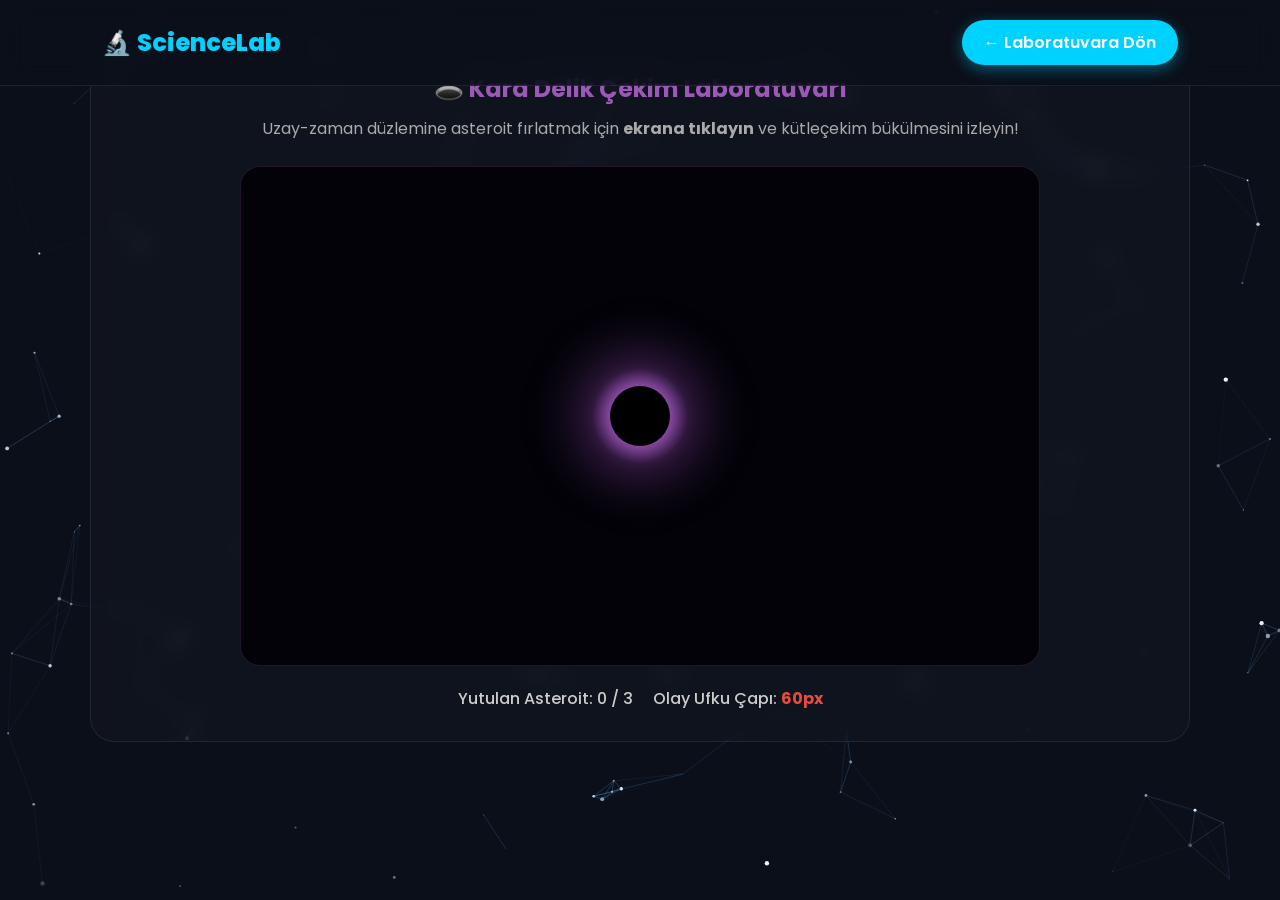
<file: black-hole.html>
<!DOCTYPE html>
<html lang="tr">

<head>
    <meta charset="UTF-8">
    <meta name="viewport" content="width=device-width, initial-scale=1.0">
    <title>🕳️ Kara Delik Çekim Laboratuvarı | ScienceLab</title>
    <link rel="stylesheet" href="css/style.css">
    <link rel="preconnect" href="https://fonts.googleapis.com">
    <link rel="preconnect" href="https://fonts.gstatic.com" crossorigin>
    <link href="https://fonts.googleapis.com/css2?family=Poppins:wght=300;400;500;600;700;800&display=swap" rel="stylesheet">
    <script defer src="js/script.js"></script>
    <style>
        :root {
            --astro-purple: #9b59b6;
            --singularity: #000000;
        }

        .bh-container {
            max-width: 1100px;
            margin: 40px auto;
            padding: 30px;
            background: rgba(255, 255, 255, 0.02);
            border: 1px solid var(--card-border);
            border-radius: 24px;
            backdrop-filter: blur(10px);
            text-align: center;
        }

        .bh-headline h2 {
            color: var(--astro-purple);
            margin-bottom: 10px;
        }

        .bh-headline p {
            color: #aaa;
            margin-bottom: 25px;
        }

        /* Simülasyon Alanı */
        .canvas-container {
            position: relative;
            width: 100%;
            max-width: 800px;
            height: 500px;
            margin: 0 auto;
            background: #020208;
            border-radius: 20px;
            border: 1px solid rgba(155, 89, 182, 0.2);
            overflow: hidden;
            cursor: crosshair;
        }

        canvas {
            display: block;
            width: 100%;
            height: 100%;
        }

        .panel-ui {
            margin-top: 20px;
            display: flex;
            justify-content: center;
            gap: 20px;
            color: #ccc;
            font-weight: 500;
        }

        .panel-ui span strong {
            color: var(--astro-purple);
        }

        /* Başarı Bildirimi */
        .success-banner {
            display: none;
            background: rgba(155, 89, 182, 0.15);
            border: 1px solid var(--astro-purple);
            color: #d291bc;
            padding: 20px;
            border-radius: 12px;
            text-align: center;
            margin-top: 20px;
        }
    </style>
</head>

<body>

    <canvas id="starCanvas"></canvas>
    <div class="background"></div>

    <header class="header">
        <div class="logo">
            <a href="index.html">🔬 <span>ScienceLab</span></a>
        </div>
        <div class="header-buttons">
            <a href="astronomy.html" class="start-now">← Laboratuvara Dön</a>
        </div>
    </header>

    <main class="bh-container">
        <div class="bh-headline">
            <h2>🕳️ Kara Delik Çekim Laboratuvarı</h2>
            <p>Uzay-zaman düzlemine asteroit fırlatmak için <strong>ekrana tıklayın</strong> ve kütleçekim bükülmesini izleyin!</p>
        </div>

        <div class="canvas-container">
            <canvas id="bhCanvas"></canvas>
        </div>

        <div class="panel-ui">
            <span>Yutulan Asteroit: <id strong id="swallowedCount">0</strong> / 3</span>
            <span>Olay Ufku Çapı: <strong style="color: #e74c3c;">60px</strong></span>
        </div>

        <div class="success-banner" id="bhSuccess">
            <h3>🎉 Singularity (Tekillik) Kaşifi!</h3>
            <p>Olay ufkunu başarıyla test ettin ve uzay-zaman bükülmesini gözlemledin! Hesabına <strong>+30 XP</strong> eklendi.</p>
        </div>
    </main>

    <script>
        document.addEventListener("DOMContentLoaded", () => {
            const canvas = document.getElementById("bhCanvas");
            const ctx = canvas.getContext("2d");
            const swallowedDisplay = document.getElementById("swallowedCount");
            const successBanner = document.getElementById("bhSuccess");

            // Çözünürlük ayarlama
            function resizeCanvas() {
                canvas.width = canvas.parentElement.clientWidth;
                canvas.height = canvas.parentElement.clientHeight;
            }
            resizeCanvas();

            // Kara Delik Merkezi Verileri
            const blackHole = {
                x: canvas.width / 2,
                y: canvas.height / 2,
                mass: 2500,        // Çekim gücü kuvveti
                horizon: 30       // Olay ufku yarıçapı (yutulma sınırı)
            };

            let asteroids = [];
            let swallowedAsteroids = 0;
            let xpGranted = false;

            // Asteroit Sınıfı
            class Asteroid {
                constructor(startX, startY) {
                    this.x = startX;
                    this.y = startY;
                    // Fırlatıldığında rastgele bir ilk hız ve yön verelim
                    this.vx = (Math.random() - 0.5) * 4 + (blackHole.y - startY) * 0.01;
                    this.vy = (Math.random() - 0.5) * 4 - (blackHole.x - startX) * 0.01;
                    this.radius = Math.random() * 3 + 2;
                    this.color = `hsl(${Math.random() * 40 + 260}, 70%, 70%)`; // Mor/mavi tonlarında parlama
                    this.trail = [];
                }

                update() {
                    // Kuyruk efekti için geçmiş konumları kaydetme
                    this.trail.push({ x: this.x, y: this.y });
                    if (this.trail.length > 15) this.trail.shift();

                    // Kara deliğe olan mesafeyi hesaplama (Vektörel Fizik)
                    let dx = blackHole.x - this.x;
                    let dy = blackHole.y - this.y;
                    let distance = Math.sqrt(dx * dx + dy * dy);

                    if (distance < blackHole.horizon) {
                        // Olay ufkundan içeri girdi, YUTULDU!
                        swallowedAsteroids++;
                        swallowedDisplay.textContent = swallowedAsteroids;
                        checkXPReward();
                        return false; 
                    }

                    // Newton'ın Kütleçekim Kanunu simülasyonu: F = G * (m1 * m2) / r^2
                    let force = blackHole.mass / (distance * distance);
                    // Hız vektörlerini güncelleme
                    this.vx += (dx / distance) * force;
                    this.vy += (dy / distance) * force;

                    // Konumu güncelleme
                    this.x += this.vx;
                    this.y += this.vy;

                    // Eğer ekranın çok dışına çıkarsa silinsin
                    if (distance > 1000) return false;

                    return true;
                }

                draw() {
                    // 1. Kuyruğu çiz
                    ctx.beginPath();
                    for (let i = 0; i < this.trail.length; i++) {
                        let op = i / this.trail.length;
                        ctx.strokeStyle = `rgba(155, 89, 182, ${op * 0.3})`;
                        ctx.lineWidth = this.radius * op;
                        if (i === 0) ctx.moveTo(this.trail[i].x, this.trail[i].y);
                        else ctx.lineTo(this.trail[i].x, this.trail[i].y);
                    }
                    ctx.stroke();

                    // 2. Çirdeği çiz
                    ctx.beginPath();
                    ctx.arc(this.x, this.y, this.radius, 0, Math.PI * 2);
                    ctx.fillStyle = this.color;
                    ctx.shadowBlur = 10;
                    ctx.shadowColor = this.color;
                    ctx.fill();
                    ctx.shadowBlur = 0; // gölgeyi sıfırla
                }
            }

            // Tıklayınca Asteroit Gönder
            canvas.parentElement.addEventListener("click", (e) => {
                const rect = canvas.getBoundingClientRect();
                const clickX = e.clientX - rect.left;
                const clickY = e.clientY - rect.top;
                asteroids.push(new Asteroid(clickX, clickY));
            });

            // Arka plandaki 2D Akreasyon (Işık) Diskini Çizme
            function drawBlackHoleUI() {
                // Çekim alanı bükülme çizgileri (Aura efekti)
                let gradient = ctx.createRadialGradient(blackHole.x, blackHole.y, blackHole.horizon, blackHole.x, blackHole.y, blackHole.horizon * 4);
                gradient.addColorStop(0, 'rgba(155, 89, 182, 0.8)');
                gradient.addColorStop(0.2, 'rgba(142, 68, 173, 0.3)');
                gradient.addColorStop(1, 'rgba(0, 0, 0, 0)');
                
                ctx.beginPath();
                ctx.arc(blackHole.x, blackHole.y, blackHole.horizon * 4, 0, Math.PI * 2);
                ctx.fillStyle = gradient;
                ctx.fill();

                // Singularity (Olay Ufku - Merkez Karanlık)
                ctx.beginPath();
                ctx.arc(blackHole.x, blackHole.y, blackHole.horizon, 0, Math.PI * 2);
                ctx.fillStyle = "#000000";
                ctx.shadowBlur = 20;
                ctx.shadowColor = "#8e44ad";
                ctx.fill();
                ctx.shadowBlur = 0;
            }

            // Ana Oyun Döngüsü (Loop)
            function loop() {
                ctx.clearRect(0, 0, canvas.width, canvas.height);

                // Sahne elemanlarını çiz
                drawBlackHoleUI();

                // Asteroitleri güncelle ve çiz
                asteroids = asteroids.filter(ast => {
                    let keep = ast.update();
                    if (keep) ast.draw();
                    return keep;
                });

                requestAnimationFrame(loop);
            }

            // XP Ödül Kontrolü
            function checkXPReward() {
                if (swallowedAsteroids >= 3 && !xpGranted) {
                    successBanner.style.display = "block";
                    xpGranted = true;

                    if (window.opener && typeof window.opener.gainXP === "function") {
                        window.opener.gainXP(30);
                    } else {
                        let currentXP = parseInt(localStorage.getItem('scienceLab_xp')) || 0;
                        localStorage.setItem('scienceLab_xp', currentXP + 30);
                    }
                }
            }

            // Pencere boyutu değiştiğinde merkezi güncelle
            window.addEventListener('resize', () => {
                resizeCanvas();
                blackHole.x = canvas.width / 2;
                blackHole.y = canvas.height / 2;
            });

            loop(); // Döngüyü Başlat
        });
    </script>

</body>
</html>
</file>
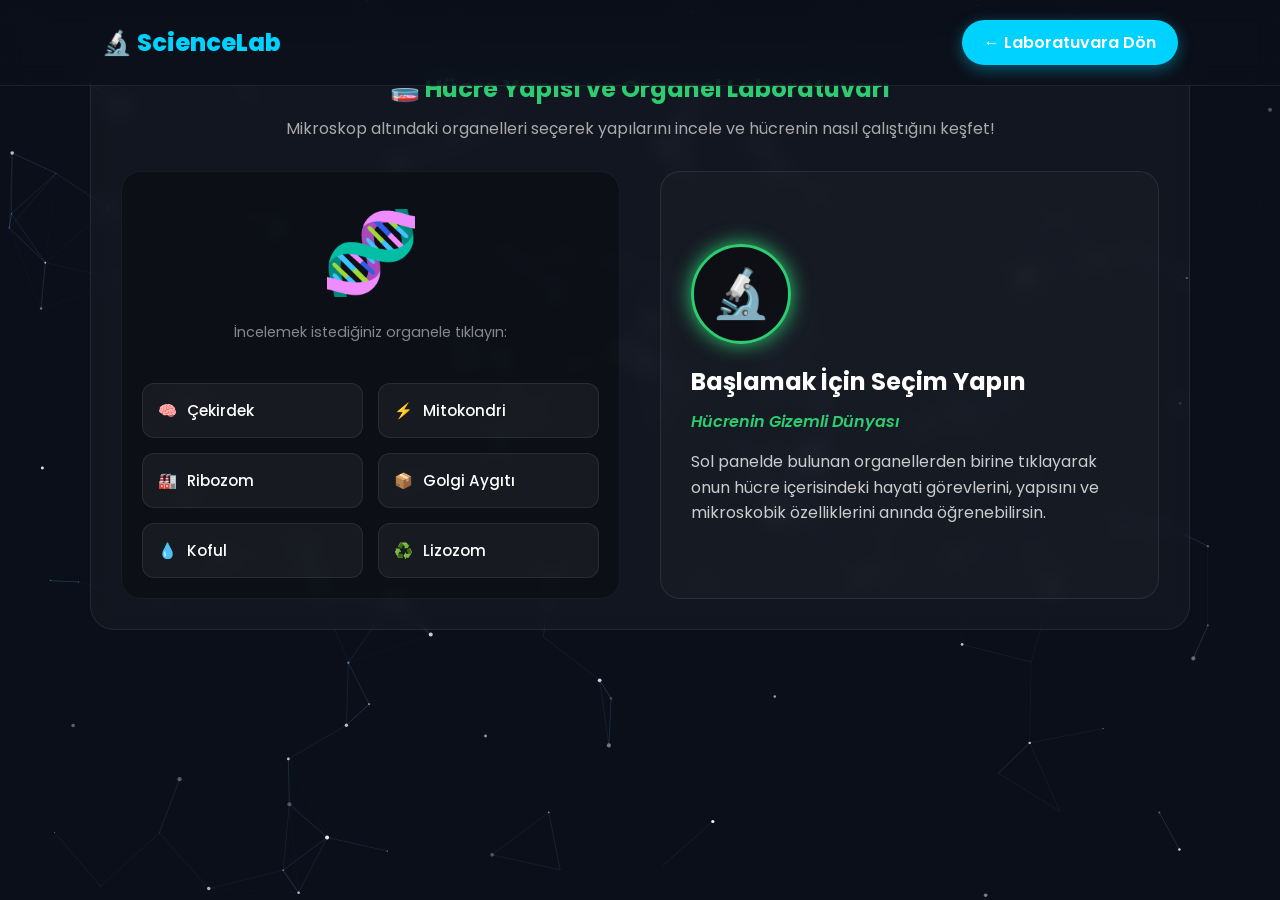
<file: cell-structure.html>
<!DOCTYPE html>
<html lang="tr">

<head>
    <meta charset="UTF-8">
    <meta name="viewport" content="width=device-width, initial-scale=1.0">
    <title>🧫 Hücre Yapısı ve Organeller | ScienceLab</title>
    <link rel="stylesheet" href="css/style.css">
    <link rel="preconnect" href="https://fonts.googleapis.com">
    <link rel="preconnect" href="https://fonts.gstatic.com" crossorigin>
    <link href="https://fonts.googleapis.com/css2?family=Poppins:wght=300;400;500;600;700;800&display=swap" rel="stylesheet">
    <script defer src="js/script.js"></script>
    <style>
        :root {
            --bio-green: #2ecc71;
            --organelle-blue: #3498db;
        }

        .cell-container {
            max-width: 1100px;
            margin: 40px auto;
            padding: 30px;
            background: rgba(255, 255, 255, 0.03);
            border: 1px solid var(--card-border);
            border-radius: 24px;
            backdrop-filter: blur(10px);
        }

        .cell-headline h2 {
            color: var(--bio-green);
            margin-bottom: 10px;
            text-align: center;
        }

        .cell-headline p {
            text-align: center;
            color: #aaa;
        }

        /* İki Sütunlu Düzen */
        .cell-workspace {
            display: grid;
            grid-template-columns: 1fr 1fr;
            gap: 40px;
            margin-top: 30px;
        }

        @media (max-width: 768px) {
            .cell-workspace {
                grid-template-columns: 1fr;
            }
        }

        /* Sol Taraf: İnteraktif Hücre Şeması */
        .cell-diagram-box {
            background: rgba(0, 0, 0, 0.3);
            border-radius: 20px;
            padding: 20px;
            display: flex;
            flex-direction: column;
            align-items: center;
            justify-content: center;
            border: 1px solid rgba(255, 255, 255, 0.05);
            min-height: 400px;
            position: relative;
        }

        /* Tıklanabilir Organel Butonları Grubu */
        .organelle-selector-grid {
            display: grid;
            grid-template-columns: repeat(2, 1fr);
            gap: 15px;
            width: 100%;
            margin-top: 20px;
        }

        .organelle-btn {
            background: rgba(255, 255, 255, 0.05);
            border: 1px solid var(--card-border);
            color: white;
            padding: 15px;
            border-radius: 12px;
            cursor: pointer;
            font-weight: 500;
            font-size: 0.95rem;
            display: flex;
            align-items: center;
            gap: 10px;
            transition: all 0.3s;
        }

        .organelle-btn:hover, .organelle-btn.active {
            background: rgba(46, 204, 113, 0.15);
            border-color: var(--bio-green);
            transform: scale(1.03);
        }

        .organelle-btn.viewed {
            border-left: 4px solid var(--bio-green);
        }

        /* Sağ Taraf: Mikroskop ve Bilgi Paneli */
        .info-panel {
            background: rgba(255, 255, 255, 0.02);
            border: 1px solid var(--card-border);
            border-radius: 20px;
            padding: 30px;
            display: flex;
            flex-direction: column;
            justify-content: center;
            text-align: left;
            position: relative;
        }

        .microscope-view {
            width: 100px;
            height: 100px;
            background: rgba(0, 0, 0, 0.4);
            border: 3px solid var(--bio-green);
            border-radius: 50%;
            display: flex;
            align-items: center;
            justify-content: center;
            font-size: 3rem;
            margin-bottom: 20px;
            box-shadow: 0 0 20px var(--bio-green);
        }

        .info-panel h3 {
            font-size: 1.5rem;
            margin-bottom: 10px;
            color: #fff;
        }

        .info-panel .nickname {
            color: var(--bio-green);
            font-weight: 600;
            font-style: italic;
            margin-bottom: 15px;
            display: block;
        }

        .info-panel p {
            color: #ccc;
            line-height: 1.6;
        }

        /* Başarı Bildirimi */
        .success-banner {
            display: none;
            grid-column: span 2;
            background: rgba(46, 204, 113, 0.15);
            border: 1px solid var(--bio-green);
            color: var(--bio-green);
            padding: 20px;
            border-radius: 12px;
            text-align: center;
            margin-top: 20px;
        }
        @media (max-width: 768px) { .success-banner { grid-column: span 1; } }
    </style>
</head>

<body>

    <canvas id="starCanvas"></canvas>
    <div class="background"></div>

    <header class="header">
        <div class="logo">
            <a href="index.html">🔬 <span>ScienceLab</span></a>
        </div>
        <div class="header-buttons">
            <a href="biology.html" class="start-now">← Laboratuvara Dön</a>
        </div>
    </header>

    <main class="cell-container">
        <div class="cell-headline">
            <h2>🧫 Hücre Yapısı ve Organel Laboratuvarı</h2>
            <p>Mikroskop altındaki organelleri seçerek yapılarını incele ve hücrenin nasıl çalıştığını keşfet!</p>
        </div>

        <div class="cell-workspace">
            
            <div class="cell-diagram-box">
                <div style="font-size: 5rem; margin-bottom: 10px; animation: float 4s ease-in-out infinite;">🧬</div>
                <div style="color: #888; font-size: 0.9rem; margin-bottom: 20px;">İncelemek istediğiniz organele tıklayın:</div>
                
                <div class="organelle-selector-grid">
                    <button class="organelle-btn" data-target="nucleus"><span>🧠</span> Çekirdek</button>
                    <button class="organelle-btn" data-target="mitochondria"><span>⚡</span> Mitokondri</button>
                    <button class="organelle-btn" data-target="ribosome"><span>🏭</span> Ribozom</button>
                    <button class="organelle-btn" data-target="golgi"><span>📦</span> Golgi Aygıtı</button>
                    <button class="organelle-btn" data-target="vacuole"><span>💧</span> Koful</button>
                    <button class="organelle-btn" data-target="lysosome"><span>♻️</span> Lizozom</button>
                </div>
            </div>

            <div class="info-panel" id="infoPanel">
                <div class="microscope-view" id="microIcon">🔬</div>
                <h3 id="organelleName">Başlamak İçin Seçim Yapın</h3>
                <span class="nickname" id="organelleNickname">Hücrenin Gizemli Dünyası</span>
                <p id="organelleDesc">Sol panelde bulunan organellerden birine tıklayarak onun hücre içerisindeki hayati görevlerini, yapısını ve mikroskobik özelliklerini anında öğrenebilirsin.</p>
            </div>

            <div class="success-banner" id="cellSuccess">
                <h3>🎉 Tebrikler! Tüm Organelleri Keşfettin!</h3>
                <p>Hücrenin biyolojik yapısını başarıyla inceledin ve profil hanene <strong>+20 XP</strong> eklendi!</p>
            </div>

        </div>
    </main>

    <script>
        // Organel Veri Tabanı
        const organelleData = {
            nucleus: {
                name: "Çekirdek",
                nickname: "👑 Hücrenin Yönetim Merkezi (Yönetici)",
                icon: "🧠",
                desc: "Hücrenin kalbidir ve tüm yaşamsal faaliyetleri (büyüme, bölünme, onarım) yönetir. İçerisinde canlıya ait kalıtsal bilgileri taşıyan DNA sarmalı bulunur. Bir şirketin genel müdürü gibidir."
            },
            mitochondria: {
                name: "Mitokondri",
                nickname: "⚡ Hücrenin Enerji Santrali",
                icon: "⚡",
                desc: "Oksijenli solunum yaparak hücrenin ihtiyaç duyduğu ATP (enerji) moleküllerini üretir. Enerji ihtiyacı fazla olan kas ve karaciğer hücrelerinde sayıları oldukça yüksektir."
            },
            ribosome: {
                name: "Ribozom",
                nickname: "🏭 Protein Fabrikası",
                icon: "🏭",
                desc: "Hücrenin en küçük ve zarsız organelidir. Amino asitleri bir araya getirerek hücrenin yapı taşı olan proteinleri sentezler. Tüm canlı hücrelerde ortak olarak bulunur."
            },
            golgi: {
                name: "Golgi Aygıtı",
                nickname: "📦 Paketleme ve Salgı Ofisi",
                icon: "📦",
                desc: "Endoplazmik retikulumdan gelen maddeleri üst üste yığılmış yassı kesecikler halinde salgılar, paketler ve depolar. Tükürük ve ter bezi gibi salgı üreten hücrelerde bolca bulunur."
            },
            vacuole: {
                name: "Koful",
                nickname: "💧 Hücrenin Depolama Deposu",
                icon: "💧",
                desc: "Hücre içerisindeki fazla suları, besinleri veya atık maddeleri depolayan keselerdir. Bitki hücrelerinde büyük ve az sayıda iken, hayvan hücrelerinde küçük ve çok sayıdadır."
            },
            lysosome: {
                name: "Lizozom",
                nickname: "♻️ Hücre İçi Sindirim ve Geri Dönüşüm Sistemi",
                icon: "♻️",
                desc: "İçerdiği güçlü sindirim enzimleri sayesinde hücreye giren yabancı maddeleri, yaşlanmış ve yıpranmış organelleri parçalayarak yok eder. Hücrenin temizlik görevlisidir."
            }
        };

        document.addEventListener("DOMContentLoaded", () => {
            const buttons = document.querySelectorAll('.organelle-btn');
            const viewedOrganelles = new Set(); // İncelenenleri benzersiz tutmak için

            buttons.forEach(btn => {
                btn.addEventListener('click', () => {
                    // Aktiflik sınıfını güncelle
                    buttons.forEach(b => b.classList.remove('active'));
                    btn.classList.add('active', 'viewed');

                    const target = btn.getAttribute('data-target');
                    const data = organelleData[target];

                    if (data) {
                        // Sağ paneli güncelle
                        document.getElementById('microIcon').textContent = data.icon;
                        document.getElementById('organelleName').textContent = data.name;
                        document.getElementById('organelleNickname').textContent = data.nickname;
                        document.getElementById('organelleDesc').textContent = data.desc;

                        // İncelenenlere ekle
                        viewedOrganelles.add(target);

                        // Tüm organeller (6 adet) incelendi mi kontrolü
                        if (viewedOrganelles.size === buttons.length) {
                            const successBanner = document.getElementById('cellSuccess');
                            if (successBanner.style.display !== 'block') {
                                successBanner.style.display = 'block';
                                
                                // XP verme mekanizması
                                if (window.opener && typeof window.opener.gainXP === "function") {
                                    window.opener.gainXP(20);
                                } else {
                                    let currentXP = parseInt(localStorage.getItem('scienceLab_xp')) || 0;
                                    localStorage.setItem('scienceLab_xp', currentXP + 20);
                                }
                            }
                        }
                    }
                });
            });
        });
    </script>

</body>
</html>
</file>
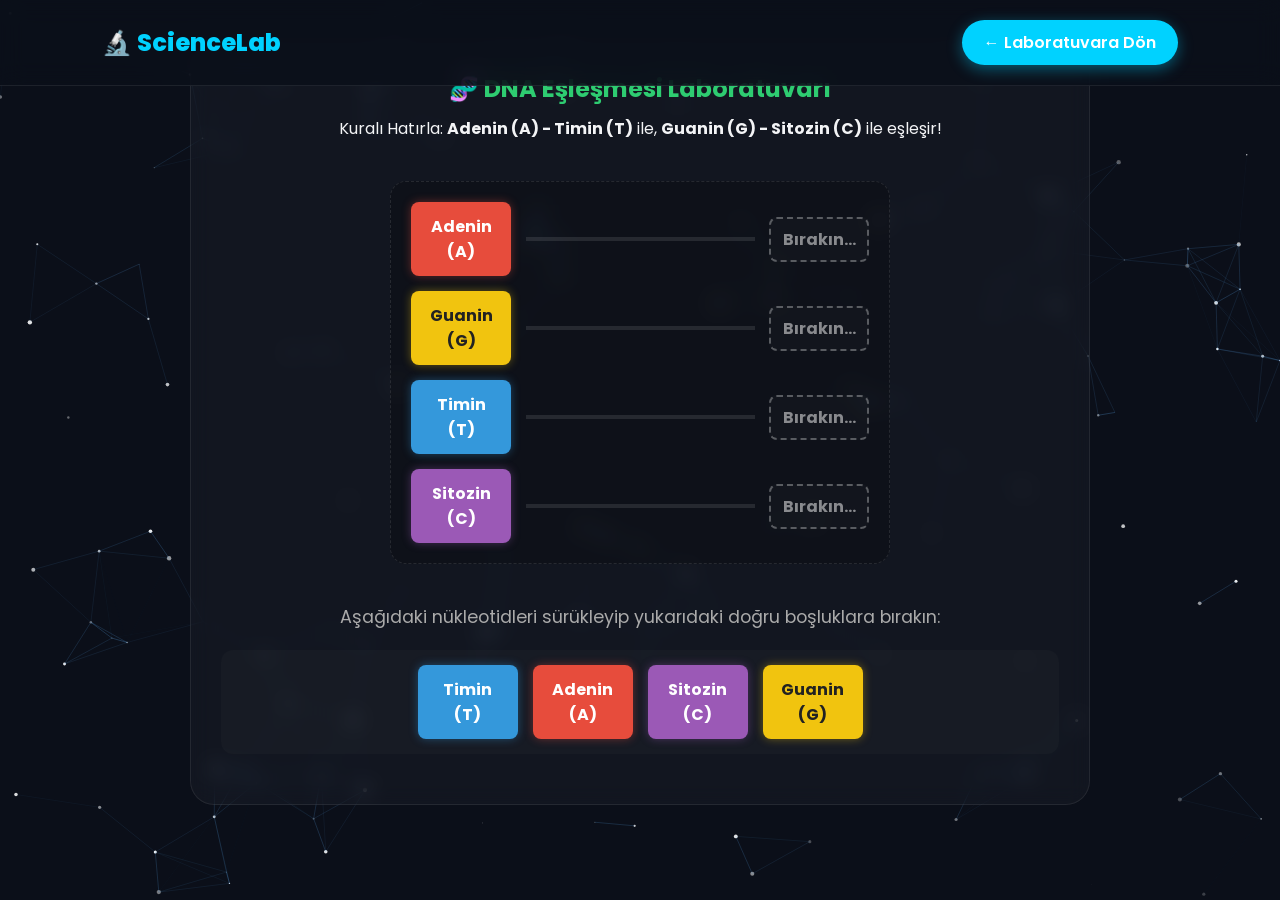
<file: dna-match.html>
<!DOCTYPE html>
<html lang="tr">

<head>
    <meta charset="UTF-8">
    <meta name="viewport" content="width=device-width, initial-scale=1.0">
    <title>🧬 DNA Eşleşmesi Simülasyonu | ScienceLab</title>
    <link rel="stylesheet" href="css/style.css">
    <link rel="preconnect" href="https://fonts.googleapis.com">
    <link rel="preconnect" href="https://fonts.gstatic.com" crossorigin>
    <link href="https://fonts.googleapis.com/css2?family=Poppins:wght=300;400;500;600;700;800&display=swap" rel="stylesheet">
    <script defer src="js/script.js"></script>
    <style>
        :root {
            --bio-green: #2ecc71;
            --adenine: #e74c3c;
            --thymine: #3498db;
            --guanine: #f1c40f;
            --cytosine: #9b59b6;
        }

        .game-container {
            max-width: 900px;
            margin: 40px auto;
            padding: 30px;
            background: rgba(255, 255, 255, 0.03);
            border: 1px solid var(--card-border);
            border-radius: 24px;
            text-align: center;
            backdrop-filter: blur(10px);
        }

        .game-headline h2 {
            color: var(--bio-green);
            margin-bottom: 10px;
        }

        /* DNA Sarmal Alanı */
        .dna-board {
            display: flex;
            flex-direction: column;
            gap: 15px;
            margin: 40px auto;
            max-width: 500px;
            background: rgba(0, 0, 0, 0.2);
            padding: 20px;
            border-radius: 16px;
            border: 1px dashed rgba(255, 255, 255, 0.1);
        }

        .dna-row {
            display: flex;
            justify-content: space-between;
            align-items: center;
            position: relative;
        }

        /* Bağlantı çizgisi */
        .dna-row::after {
            content: "";
            position: absolute;
            left: 25%;
            width: 50%;
            height: 4px;
            background: rgba(255, 255, 255, 0.1);
            z-index: 1;
        }

        .base-fixed {
            width: 100px;
            padding: 12px;
            border-radius: 8px;
            font-weight: bold;
            color: white;
            z-index: 2;
        }

        /* Sürükleme Hedef Alanı */
        .base-dropzone {
            width: 100px;
            height: 45px;
            border: 2px dashed rgba(255, 255, 255, 0.3);
            border-radius: 8px;
            display: flex;
            align-items: center;
            justify-content: center;
            font-weight: bold;
            color: rgba(255, 255, 255, 0.5);
            transition: all 0.3s;
            z-index: 2;
            background: rgba(255, 255, 255, 0.02);
        }

        .base-dropzone.hovered {
            border-color: var(--bio-green);
            background: rgba(46, 204, 113, 0.1);
        }

        /* Sürüklenebilir Parçalar Havuzu */
        .pool-title {
            margin-top: 30px;
            font-size: 1.1rem;
            color: #aaa;
        }

        .dna-pool {
            display: flex;
            justify-content: center;
            gap: 15px;
            margin: 20px 0;
            padding: 15px;
            background: rgba(255, 255, 255, 0.02);
            border-radius: 12px;
        }

        .draggable-base {
            width: 100px;
            padding: 12px;
            border-radius: 8px;
            font-weight: bold;
            color: white;
            cursor: grab;
            user-select: none;
            transition: transform 0.2s;
        }

        .draggable-base:active {
            cursor: grabbing;
            transform: scale(0.95);
        }

        /* Nükleotid Renk Tanımlamaları */
        .A { background-color: var(--adenine); box-shadow: 0 0 10px rgba(231, 76, 60, 0.4); }
        .T { background-color: var(--thymine); box-shadow: 0 0 10px rgba(52, 152, 219, 0.4); }
        .G { background-color: var(--guanine); box-shadow: 0 0 10px rgba(241, 196, 15, 0.4); color: #222; }
        .C { background-color: var(--cytosine); box-shadow: 0 0 10px rgba(155, 89, 182, 0.4); }

        .correct {
            border: 2px solid var(--bio-green) !important;
            animation: pulse 0.5s ease-in-out;
        }

        @keyframes pulse {
            0% { transform: scale(1); }
            50% { transform: scale(1.1); }
            100% { transform: scale(1); }
        }

        .success-message {
            display: none;
            background: rgba(46, 204, 113, 0.15);
            border: 1px solid var(--bio-green);
            padding: 20px;
            border-radius: 12px;
            margin-top: 20px;
            color: var(--bio-green);
        }
    </style>
</head>

<body>

    <canvas id="starCanvas"></canvas>
    <div class="background"></div>

    <header class="header">
        <div class="logo">
            <a href="index.html">🔬 <span>ScienceLab</span></a>
        </div>
        <div class="header-buttons">
            <a href="biology.html" class="start-now">← Laboratuvara Dön</a>
        </div>
    </header>

    <main class="game-container">
        <div class="game-headline">
            <h2>🧬 DNA Eşleşmesi Laboratuvarı</h2>
            <p>Kuralı Hatırla: <strong>Adenin (A) - Timin (T)</strong> ile, <strong>Guanin (G) - Sitozin (C)</strong> ile eşleşir!</p>
        </div>

        <div class="dna-board">
            <div class="dna-row">
                <div class="base-fixed A">Adenin (A)</div>
                <div class="base-dropzone" data-match="T">Bırakın...</div>
            </div>
            <div class="dna-row">
                <div class="base-fixed G">Guanin (G)</div>
                <div class="base-dropzone" data-match="C">Bırakın...</div>
            </div>
            <div class="dna-row">
                <div class="base-fixed T">Timin (T)</div>
                <div class="base-dropzone" data-match="A">Bırakın...</div>
            </div>
            <div class="dna-row">
                <div class="base-fixed C">Sitozin (C)</div>
                <div class="base-dropzone" data-match="G">Bırakın...</div>
            </div>
        </div>

        <p class="pool-title">Aşağıdaki nükleotidleri sürükleyip yukarıdaki doğru boşluklara bırakın:</p>
        <div class="dna-pool">
            <div class="draggable-base T" draggable="true" id="t1">Timin (T)</div>
            <div class="draggable-base A" draggable="true" id="a1">Adenin (A)</div>
            <div class="draggable-base C" draggable="true" id="c1">Sitozin (C)</div>
            <div class="draggable-base G" draggable="true" id="g1">Guanin (G)</div>
        </div>

        <div class="success-message" id="successBox">
            <h3>🎉 Harika İş! DNA Sarmalı Tamamlandı!</h3>
            <p>Yaşamın şifresini başarıyla çözdün ve <strong>+25 XP</strong> kazandın!</p>
        </div>
    </main>

    <script>
        document.addEventListener("DOMContentLoaded", () => {
            const draggables = document.querySelectorAll('.draggable-base');
            const dropzones = document.querySelectorAll('.base-dropzone');
            let correctCount = 0;

            draggables.forEach(draggable => {
                draggable.addEventListener('dragstart', (e) => {
                    e.dataTransfer.setData('text/plain', e.target.id);
                });
            });

            dropzones.forEach(zone => {
                zone.addEventListener('dragover', (e) => {
                    e.preventDefault();
                    zone.classList.add('hovered');
                });

                zone.addEventListener('dragleave', () => {
                    zone.classList.remove('hovered');
                });

                zone.addEventListener('drop', (e) => {
                    e.preventDefault();
                    zone.classList.remove('hovered');
                    
                    const id = e.dataTransfer.getData('text/plain');
                    const draggedElement = document.getElementById(id);
                    
                    if (!draggedElement) return;

                    // Doğru nükleotid mi kontrol et (Örn: data-match="T" ise sürüklenenin sınıfında T olmalı)
                    const expectedMatch = zone.getAttribute('data-match');
                    if (draggedElement.classList.contains(expectedMatch)) {
                        // Doğru Eşleşme
                        zone.textContent = draggedElement.textContent;
                        zone.className = `base-fixed ${expectedMatch} correct`;
                        draggedElement.style.visibility = 'hidden'; // Havuzdan kaldır
                        correctCount++;

                        // Oyun bitti mi kontrolü
                        if (correctCount === dropzones.length) {
                            document.getElementById('successBox').style.display = 'block';
                            
                            // Ana sayfadaki XP sistemine veri gönderme
                            if (window.opener && typeof window.opener.gainXP === "function") {
                                window.opener.gainXP(25);
                            } else {
                                // Tarayıcı hafızasını doğrudan güncelleme
                                let currentXP = parseInt(localStorage.getItem('scienceLab_xp')) || 0;
                                localStorage.setItem('scienceLab_xp', currentXP + 25);
                            }
                        }
                    } else {
                        // Yanlış Eşleşme Efekti
                        zone.style.borderColor = '#e74c3c';
                        setTimeout(() => {
                            zone.style.borderColor = 'rgba(255, 255, 255, 0.3)';
                        }, 500);
                    }
                });
            });
        });
    </script>

</body>
</html>
</file>
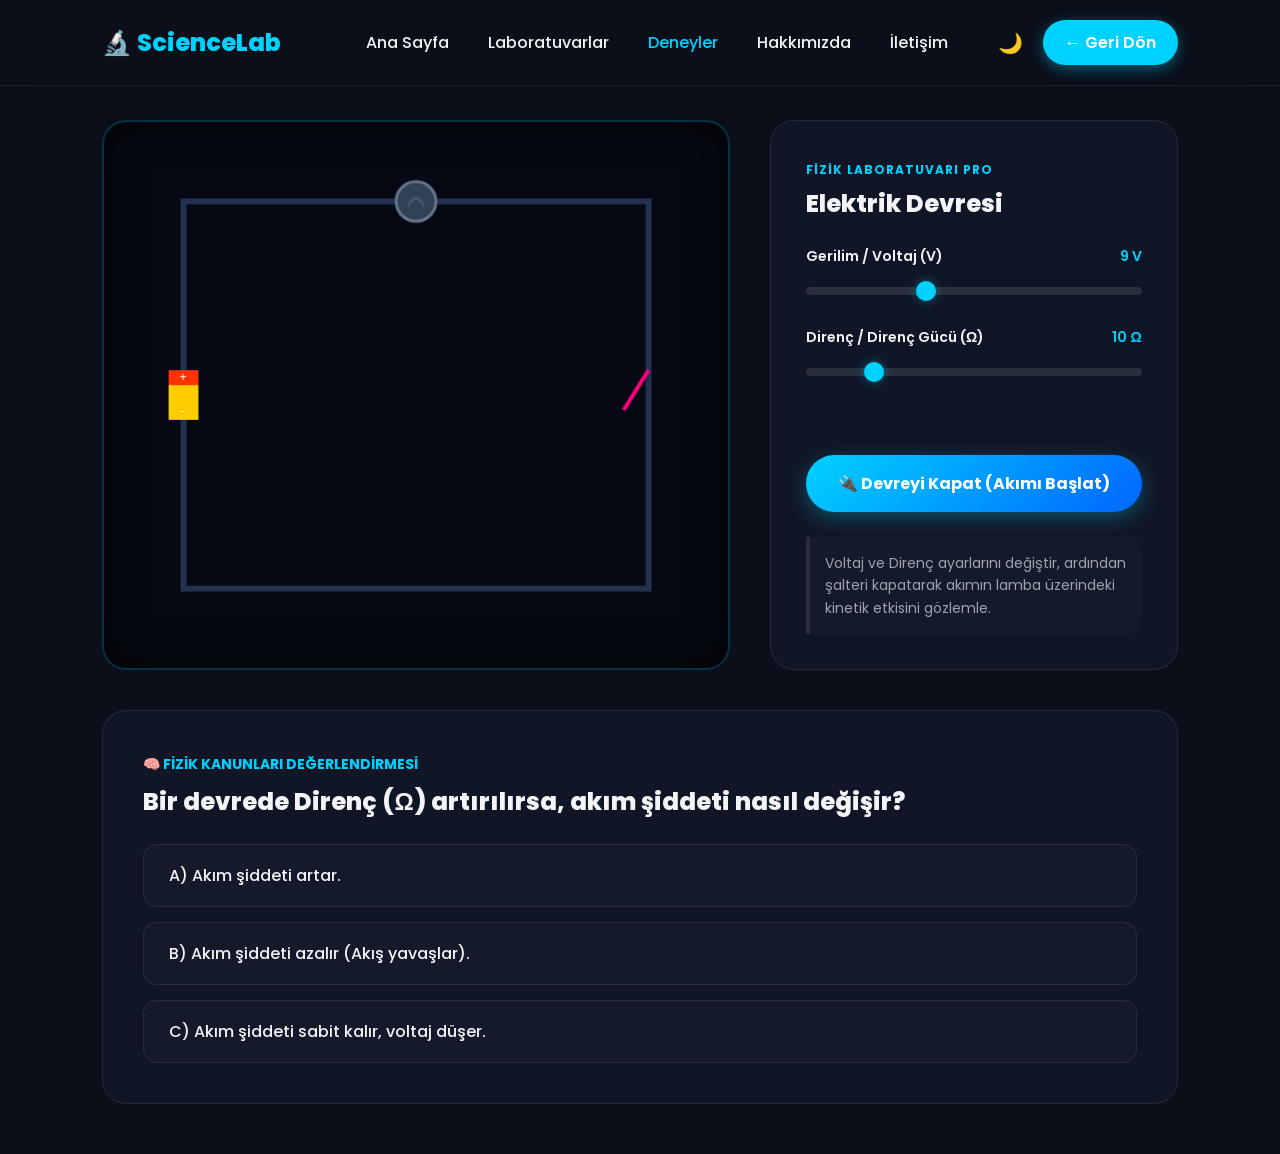
<file: electric.html>
<!DOCTYPE html>
<html lang="tr">
<head>
    <meta charset="UTF-8">
    <meta name="viewport" content="width=device-width, initial-scale=1.0">
    <title>⚡ Akıllı Elektrik Devresi Simülasyonu | ScienceLab</title>
    <link rel="stylesheet" href="css/style.css">
    <link rel="preconnect" href="https://fonts.googleapis.com">
    <link rel="preconnect" href="https://fonts.gstatic.com" crossorigin>
    <link href="https://fonts.googleapis.com/css2?family=Poppins:wght=300;400;500;600;700;800&display=swap" rel="stylesheet">
    <style>
        .sim-container { display: flex; gap: 40px; margin-top: 120px; padding: 0 8%; align-items: stretch; }
        
        /* Laboratuvar Ekranı */
        .sim-screen { 
            flex: 1.3; 
            background: #060913; 
            border: 2px solid rgba(0, 210, 255, 0.2); 
            border-radius: 24px; 
            height: 550px; 
            position: relative; 
            overflow: hidden;
            box-shadow: inset 0 0 40px rgba(0,0,0,0.9);
        }
        
        #circuitCanvas {
            position: absolute;
            top: 0; left: 0;
            width: 100%; height: 100%;
            z-index: 1;
        }

        /* Kumanda Paneli */
        .sim-controls { flex: 0.7; background: var(--card-bg); border: 1px solid var(--card-border); border-radius: 24px; padding: 35px; display: flex; flex-direction: column; justify-content: space-between; }
        
        .control-group { margin-bottom: 25px; }
        .control-group label { display: flex; justify-content: space-between; margin-bottom: 10px; font-weight: 600; font-size: 14px; }
        .control-group label span { color: var(--primary); }
        .control-group input[type="range"] { 
            width: 100%; -webkit-appearance: none; background: rgba(255,255,255,0.1); height: 8px; border-radius: 5px; outline: none;
        }
        .control-group input[type="range"]::-webkit-slider-thumb {
            -webkit-appearance: none; width: 20px; height: 20px; border-radius: 50%; background: var(--primary); cursor: pointer; box-shadow: 0 0 10px var(--primary-glow);
        }
        
        /* Anahtar Butonu Stili */
        .switch-btn { 
            width: 100%; background: linear-gradient(135deg, #00d2ff, #0066ff); color: white; border: none; padding: 16px; border-radius: 30px; font-weight: 700; font-size: 16px; cursor: pointer; 
            box-shadow: 0 6px 20px rgba(0,210,255,0.3); transition: all 0.3s ease;
        }
        .switch-btn.active {
            background: linear-gradient(135deg, #ff007f, #7000ff);
            box-shadow: 0 6px 20px rgba(255,0,127,0.4);
        }
        .switch-btn:hover { transform: translateY(-2px); }
        
        #resultInfo {
            background: rgba(255,255,255,0.02); border-left: 4px solid var(--card-border); padding: 15px; border-radius: 0 12px 12px 0; font-size: 14px; color: var(--text-muted); line-height: 1.6;
        }

        /* Quiz Kutusu */
        .quiz-section { background: var(--card-bg); border: 1px solid var(--card-border); border-radius: 24px; margin: 40px 8% 50px 8%; padding: 40px; }
        .quiz-grid { display: grid; grid-template-columns: 1fr; gap: 15px; margin-top: 25px; }
        .quiz-option { background: rgba(255,255,255,0.02); border: 1px solid var(--card-border); padding: 18px 25px; border-radius: 14px; cursor: pointer; transition: all 0.2s ease; font-weight: 500; }
        .quiz-option:hover { background: rgba(0, 210, 255, 0.05); border-color: var(--primary); transform: translateX(5px); }
    </style>
</head>
<body>

    <header class="header">
        <div class="logo"><a href="index.html">🔬 <span>ScienceLab</span></a></div>
        <nav class="navbar">
            <a href="index.html">Ana Sayfa</a>
            <a href="laboratories.html">Laboratuvarlar</a>
            <a class="active" href="experiments.html">Deneyler</a>
            <a href="about.html">Hakkımızda</a>
            <a href="contact.html">İletişim</a>
        </nav>
        <div class="header-buttons">
            <button id="themeToggle">🌙</button>
            <a href="index.html" class="start-now">← Geri Dön</a>
        </div>
    </header>

    <div class="sim-container">
        <div class="sim-screen" id="simScreen">
            <canvas id="circuitCanvas"></canvas>
        </div>

        <div class="sim-controls">
            <div>
                <span style="color: var(--primary); font-weight: 700; font-size: 12px; text-transform: uppercase; letter-spacing: 1px;">Fizik Laboratuvarı Pro</span>
                <h2 style="margin: 5px 0 25px 0; font-weight: 800;">Elektrik Devresi</h2>
                
                <div class="control-group">
                    <label>Gerilim / Voltaj (V) <span id="voltageVal">9 V</span></label>
                    <input type="range" id="voltage" min="1" max="24" value="9">
                </div>

                <div class="control-group">
                    <label>Direnç / Direnç Gücü (Ω) <span id="resistanceVal">10 Ω</span></label>
                    <input type="range" id="resistance" min="1" max="50" value="10">
                </div>
            </div>

            <div>
                <button id="switchBtn" class="switch-btn">🔌 Devreyi Kapat (Akımı Başlat)</button>
                
                <div id="resultInfo" style="margin-top: 25px;">
                    Voltaj ve Direnç ayarlarını değiştir, ardından şalteri kapatarak akımın lamba üzerindeki kinetik etkisini gözlemle.
                </div>
            </div>
        </div>
    </div>

    <section class="quiz-section">
        <span style="color: var(--primary); font-weight: 700; font-size: 14px; text-transform: uppercase;">🧠 Fizik Kanunları Değerlendirmesi</span>
        <h2 style="margin: 8px 0 15px 0; font-weight: 800;">Bir devrede Direnç (Ω) artırılırsa, akım şiddeti nasıl değişir?</h2>
        
        <div class="quiz-grid">
            <div class="quiz-option" onclick="checkAnswer(false, this)">A) Akım şiddeti artar.</div>
            <div class="quiz-option" onclick="checkAnswer(true, this)">B) Akım şiddeti azalır (Akış yavaşlar).</div>
            <div class="quiz-option" onclick="checkAnswer(false, this)">C) Akım şiddeti sabit kalır, voltaj düşer.</div>
        </div>
    </section>

    <script>
        const voltageInput = document.getElementById('voltage');
        const resistanceInput = document.getElementById('resistance');
        const voltageVal = document.getElementById('voltageVal');
        const resistanceVal = document.getElementById('resistanceVal');
        
        voltageInput.oninput = () => voltageVal.textContent = voltageInput.value + " V";
        resistanceInput.oninput = () => resistanceVal.textContent = resistanceInput.value + " Ω";

        const canvas = document.getElementById('circuitCanvas');
        const ctx = canvas.getContext('2d');
        
        let isClosed = false; // Şalter başlangıçta açık (Akım yok)
        let electrons = [];
        let electronProgress = 0;

        function resizeCanvas() {
            const screen = document.getElementById('simScreen');
            canvas.width = screen.offsetWidth;
            canvas.height = screen.offsetHeight;
        }
        window.addEventListener('resize', resizeCanvas);
        resizeCanvas();

        // Dikdörtgen devrenin köşe koordinatları (Kablo yolları)
        const pad = 80;
        function getCircuitPath() {
            const w = canvas.width;
            const h = canvas.height;
            return [
                {x: pad, y: pad},               // Sol Üst
                {x: w - pad, y: pad},           // Sağ Üst (Ampul Alanı)
                {x: w - pad, y: h - pad},       // Sağ Alt
                {x: pad, y: h - pad}            // Sol Alt (Pil Alanı)
            ];
        }

        // Kablo yolundaki noktaları pürüzsüz bağlayan çizgi fonksiyonu
        function drawWires() {
            const path = getCircuitPath();
            ctx.beginPath();
            ctx.moveTo(path[0].x, path[0].y);
            for(let i=1; i<path.length; i++) {
                ctx.lineTo(path[i].x, path[i].y);
            }
            ctx.closePath();
            ctx.strokeStyle = '#22314d';
            ctx.lineWidth = 6;
            ctx.stroke();
        }

        // Bileşenleri Çizme (Pil, Ampul, Şalter)
        function drawComponents() {
            const path = getCircuitPath();
            const w = canvas.width;
            const h = canvas.height;
            const V = parseFloat(voltageInput.value);
            const R = parseFloat(resistanceInput.value);
            const current = V / R; // Ohm Kanunu: I = V/R

            // 1. PİL ÇİZİMİ (Sol Alt Kablo Üzerinde)
            const pilX = pad;
            const pilY = h / 2;
            ctx.fillStyle = '#ffcc00';
            ctx.fillRect(pilX - 15, pilY - 25, 30, 50);
            ctx.fillStyle = '#ff3300';
            ctx.fillRect(pilX - 15, pilY - 25, 30, 15); // Artı kutup rengi
            ctx.fillStyle = '#fff';
            ctx.font = '12px sans-serif';
            ctx.fillText("+", pilX - 4, pilY - 14);
            ctx.fillText("-", pilX - 3, pilY + 20);

            // 2. ŞALTER / ANAHTAR ÇİZİMİ (Sağ Alt Kablo Üzerinde)
            const swX = w - pad;
            const swY = h / 2;
            ctx.lineWidth = 4;
            if (isClosed) {
                ctx.strokeStyle = '#00ff88';
                ctx.beginPath();
                ctx.moveTo(swX, swY - 25);
                ctx.lineTo(swX, swY + 25);
                ctx.stroke();
            } else {
                ctx.strokeStyle = '#ff007f';
                ctx.beginPath();
                ctx.moveTo(swX, swY - 25);
                ctx.lineTo(swX - 25, swY + 15); // Havaya kalkmış şalter kolu
                ctx.stroke();
            }

            // 3. AMPUL ÇİZİMİ (Üst Kablo Ortasında)
            const bX = w / 2;
            const bY = pad;

            // Ampulün parlaması (Glow Efekti)
            if (isClosed && current > 0) {
                const glowSize = Math.min(130, current * 40);
                let gradient = ctx.createRadialGradient(bX, bY, 5, bX, bY, glowSize);
                gradient.addColorStop(0, `rgba(255, 235, 50, ${Math.min(1, current * 0.4)})`);
                gradient.addColorStop(1, 'transparent');
                ctx.fillStyle = gradient;
                ctx.beginPath();
                ctx.arc(bX, bY, glowSize, 0, Math.PI * 2);
                ctx.fill();
            }

            // Ampul Gövdesi
            ctx.beginPath();
            ctx.arc(bX, bY, 20, 0, Math.PI * 2);
            ctx.fillStyle = (isClosed && current > 0) ? '#ffea32' : '#334155';
            ctx.fill();
            ctx.strokeStyle = '#64748b';
            ctx.lineWidth = 3;
            ctx.stroke();

            // Ampul İçindeki Tel (Filaman)
            ctx.beginPath();
            ctx.moveTo(bX - 8, bY + 5);
            ctx.quadraticCurveTo(bX, bY - 12, bX + 8, bY + 5);
            ctx.strokeStyle = (isClosed && current > 0) ? '#ff7700' : '#475569';
            ctx.stroke();
        }

        // Elektronların Kablo Boyunca Akış Döngüsü
        function animateCircuit() {
            ctx.clearRect(0, 0, canvas.width, canvas.height);
            drawWires();
            drawComponents();

            const V = parseFloat(voltageInput.value);
            const R = parseFloat(resistanceInput.value);
            const current = V / R; // I = V / R

            if (isClosed) {
                // Akım hızını Ohm kanununa göre hesapla
                electronProgress += (current * 1.5); 
                if(electronProgress >= 1000) electronProgress = 0;

                const path = getCircuitPath();
                // Toplam 25 elektron parçacığı kablo etrafına dağılır
                for (let i = 0; i < 25; i++) {
                    let totalDistance = (electronProgress + (i * (1000 / 25))) % 1000;
                    let ratio = totalDistance / 1000;

                    // Dikdörtgen yol etrafındaki pikselleri bulma mantığı
                    let pos = getPointOnRect(path, ratio);

                    ctx.beginPath();
                    ctx.arc(pos.x, pos.y, 4, 0, Math.PI * 2);
                    ctx.fillStyle = '#00d2ff';
                    ctx.shadowBlur = 8;
                    ctx.shadowColor = '#00d2ff';
                    ctx.fill();
                    ctx.shadowBlur = 0; // Sıfırla
                }
            }

            requestAnimationFrame(animateCircuit);
        }

        // Dikdörtgen yörünge oran hesaplayıcı alt fonksiyonu
        function getPointOnRect(path, ratio) {
            const w = canvas.width - (pad * 2);
            const h = canvas.height - (pad * 2);
            const totalPerimeter = (w + h) * 2;
            let currentDist = ratio * totalPerimeter;

            // Saat yönünde ilerleme rotası
            if (currentDist < w) { // Üst Kablo Soldan Sağa
                return { x: path[0].x + currentDist, y: path[0].y };
            } else if (currentDist < w + h) { // Sağ Kablo Yukarıdan Aşağıya
                return { x: path[1].x, y: path[1].y + (currentDist - w) };
            } else if (currentDist < (w * 2) + h) { // Alt Kablo Sağdan Sola
                return { x: path[2].x - (currentDist - w - h), y: path[2].y };
            } else { // Sol Kablo Aşağıdan Yukarıya
                return { x: path[3].x, y: path[3].y - (currentDist - (w * 2) - h) };
            }
        }

        // Kontrol Şalter Mekanizması
        const switchBtn = document.getElementById('switchBtn');
        const resultInfo = document.getElementById('resultInfo');

        switchBtn.onclick = () => {
            isClosed = !isClosed;
            const resBox = document.getElementById('resultInfo');

            if (isClosed) {
                switchBtn.classList.add('active');
                switchBtn.textContent = "🔌 Devreyi Aç (Akımı Durdur)";
                updateReport();
            } else {
                switchBtn.classList.remove('active');
                switchBtn.textContent = "🔌 Devreyi Kapat (Akımı Başlat)";
                resBox.style.borderLeftColor = "var(--card-border)";
                resultInfo.innerHTML = "Voltaj ve Direnç ayarlarını değiştir, ardından şalteri kapatarak akımın lamba üzerindeki kinetik etkisini gözlemle.";
            }
        };

        // Değerler değiştikçe raporu dinamik yeniler
        voltageInput.onchange = updateReport;
        resistanceInput.onchange = updateReport;

        function updateReport() {
            if (!isClosed) return;
            const V = parseFloat(voltageInput.value);
            const R = parseFloat(resistanceInput.value);
            const current = (V / R).toFixed(2);
            
            if (current > 1.8) {
                resultInfo.style.borderLeftColor = "#ff007f";
                resultInfo.innerHTML = `<strong>⚠️ Yüksek Akım Şiddeti!</strong> Akım: <strong>${current} A</strong>. Direnç çok düşük ve voltaj yüksek olduğundan iletken kablolar ısınıyor, ampul maksimum parlaklıkta!`;
            } else if (current < 0.3) {
                resultInfo.style.borderLeftColor = "#ffb700";
                resultInfo.innerHTML = `<strong>💤 Zayıf Akım Gücü.</strong> Akım: <strong>${current} A</strong>. Direnç yükü fazla olduğu için elektronlar yavaş ilerliyor, lamba loş ışık veriyor.`;
            } else {
                resultInfo.style.borderLeftColor = "#00ff88";
                resultInfo.innerHTML = `<strong>🟢 İdeal Kararlı Devre.</strong> Akım: <strong>${current} A</strong>. Ohm Kanunu (I = V / R) standartlarında güvenli ve verimli bir enerji iletimi yapılıyor.`;
            }
        }

        // İlk başlatma tetikleyicisi
        setTimeout(animateCircuit, 100);

        // Quiz Cevap Kontrolü
      function checkAnswer(isCorrect, element) {
    if(isCorrect) {
        element.style.background = "rgba(0, 255, 136, 0.15)";
        element.style.borderColor = "#00ff88";
        element.style.color = "#00ff88";
        
        // OYUN MOTORUNA BAĞLANDI: +50 XP verir ve 'elektrik' rozetini açar
        if (typeof addXP === "function") {
            addXP(50, "elektrik");
        }
        alert("🎉 Harika! Doğru cevap. +50 XP kazandın ve 'Elektrik Uzmanı' rozetini kazandın!");
    } else {
        element.style.background = "rgba(255, 0, 127, 0.15)";
        element.style.borderColor = "#ff007f";
        element.style.color = "#ff007f";
        alert("❌ Yanlış Teorem! Tekrar dene.");
    }
}
    </script>
</body>
</html>
</file>
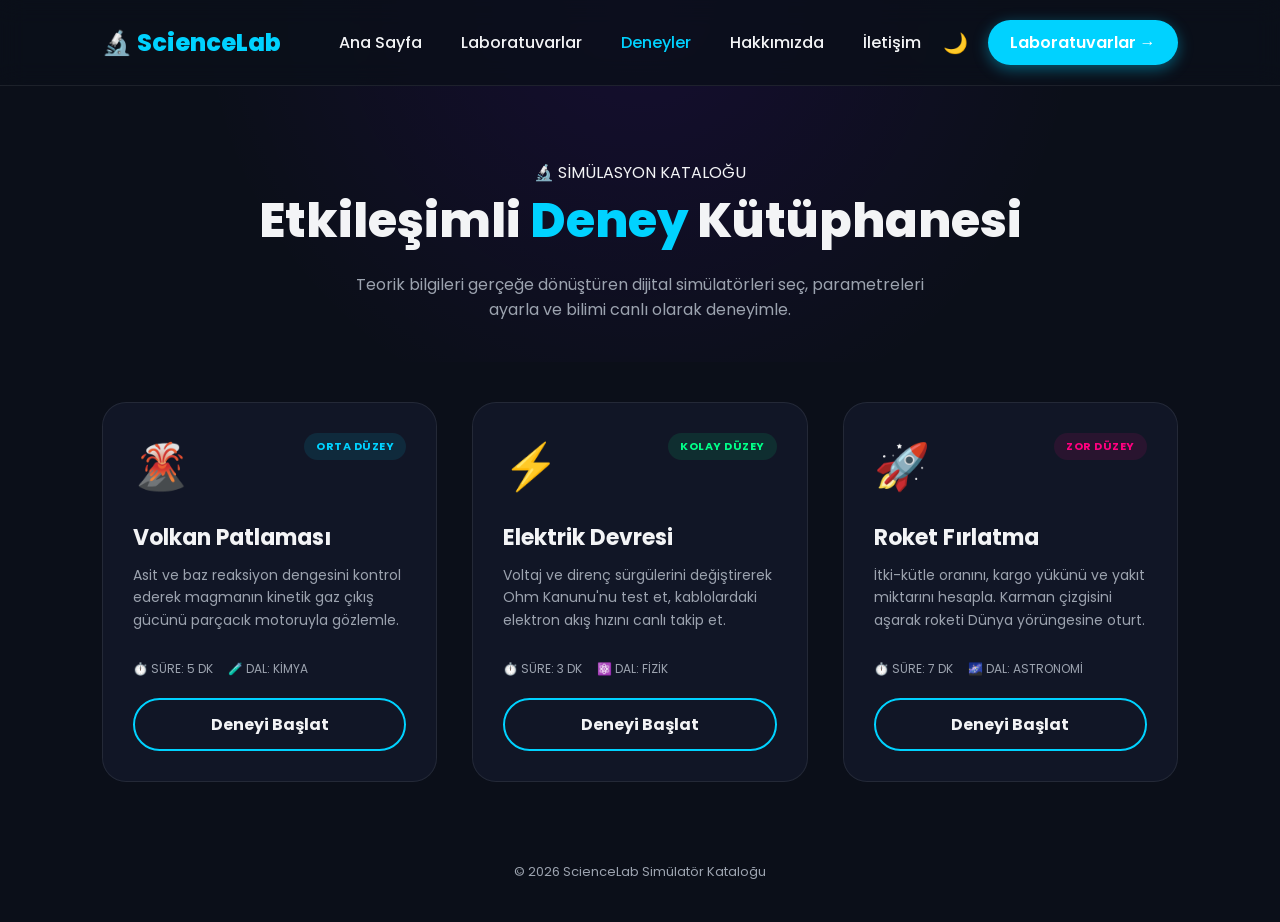
<file: experiments.html>
<!DOCTYPE html>
<html lang="tr">
<head>
    <meta charset="UTF-8">
    <meta name="viewport" content="width=device-width, initial-scale=1.0">
    <title>🔬 Etkileşimli Deneyler | ScienceLab</title>
    <link rel="stylesheet" href="css/style.css">
    <link rel="preconnect" href="https://fonts.googleapis.com">
    <link rel="preconnect" href="https://fonts.gstatic.com" crossorigin>
    <link href="https://fonts.googleapis.com/css2?family=Poppins:wght=300;400;500;600;700;800&display=swap" rel="stylesheet">
    <style>
        .exp-hero {
            padding: 160px 8% 40px 8%;
            text-align: center;
            background: radial-gradient(circle at top, rgba(112, 0, 255, 0.1) 0%, transparent 60%);
        }
        .exp-hero h1 { font-size: 48px; font-weight: 800; margin-bottom: 15px; }
        .exp-hero h1 span { color: var(--primary); }
        .exp-hero p { color: var(--text-muted); max-width: 600px; margin: 0 auto; font-size: 16px; }

        .exp-page-grid {
            display: grid;
            grid-template-columns: repeat(auto-fit, minmax(300px, 1fr));
            gap: 35px;
            padding: 40px 8% 80px 8%;
        }

        /* Güçlendirilmiş Deney Kartları Tasarımı */
        .page-exp-card {
            background: var(--card-bg);
            border: 1px solid var(--card-border);
            border-radius: 24px;
            padding: 30px;
            position: relative;
            overflow: hidden;
            backdrop-filter: blur(10px);
            -webkit-backdrop-filter: blur(10px);
            transition: transform 0.3s cubic-bezier(0.175, 0.885, 0.32, 1.275), box-shadow 0.3s ease;
            display: flex;
            flex-direction: column;
            justify-content: space-between;
            height: 380px;
        }
        .page-exp-card:hover {
            transform: translateY(-8px);
            box-shadow: 0 15px 35px var(--primary-glow);
        }

        .card-top { position: relative; }
        .page-exp-badge {
            position: absolute; top: 0; right: 0;
            font-size: 11px; font-weight: 700; padding: 5px 12px; border-radius: 30px;
            text-transform: uppercase; letter-spacing: 0.5px;
        }
        .badge-easy { background: rgba(0, 255, 136, 0.1); color: #00ff88; }
        .badge-medium { background: rgba(0, 210, 255, 0.1); color: #00d2ff; }
        .badge-hard { background: rgba(255, 0, 127, 0.1); color: #ff007f; }

        .page-exp-icon { font-size: 45px; margin-bottom: 20px; display: inline-block; }
        .page-exp-card h2 { font-size: 22px; font-weight: 700; margin-bottom: 10px; }
        .page-exp-card p { color: var(--text-muted); font-size: 14px; line-height: 1.6; }

        .page-exp-meta {
            display: flex; gap: 15px; font-size: 12px; color: var(--text-muted);
            margin-bottom: 20px; font-family: monospace;
        }

        .page-exp-btn {
            width: 100%; background: transparent; border: 2px solid var(--primary);
            color: var(--text-color); padding: 12px; border-radius: 30px; font-weight: 700;
            cursor: pointer; text-align: center; text-decoration: none; transition: 0.3s ease;
            display: block;
        }
        .page-exp-card:hover .page-exp-btn {
            background: linear-gradient(45deg, var(--primary), var(--secondary));
            border-color: transparent; color: #fff;
            box-shadow: 0 5px 15px var(--primary-glow);
        }
    </style>
</head>
<body>

    <header class="header">
        <div class="logo"><a href="index.html">🔬 <span>ScienceLab</span></a></div>
        <nav class="navbar">
            <a href="index.html">Ana Sayfa</a>
            <a href="laboratories.html">Laboratuvarlar</a>
            <a class="active" href="experiments.html">Deneyler</a>
            <a href="about.html">Hakkımızda</a>
            <a href="contact.html">İletişim</a>
        </nav>
        <div class="header-buttons">
            <button id="themeToggle">🌙</button>
            <a href="laboratories.html" class="start-now">Laboratuvarlar →</a>
        </div>
    </header>

    <div class="exp-hero">
        <span>🔬 SİMÜLASYON KATALOĞU</span>
        <h1>Etkileşimli <span>Deney</span> Kütüphanesi</h1>
        <p>Teorik bilgileri gerçeğe dönüştüren dijital simülatörleri seç, parametreleri ayarla ve bilimi canlı olarak deneyimle.</p>
    </div>

    <div class="exp-page-grid">
        
        <div class="page-exp-card">
            <div class="card-top">
                <div class="page-exp-icon">🌋</div>
                <div class="page-exp-badge badge-medium">ORTA DÜZEY</div>
                <h2>Volkan Patlaması</h2>
                <p>Asit ve baz reaksiyon dengesini kontrol ederek magmanın kinetik gaz çıkış gücünü parçacık motoruyla gözlemle.</p>
            </div>
            <div>
                <div class="page-exp-meta">
                    <span>⏱️ SÜRE: 5 DK</span>
                    <span>🧪 DAL: KİMYA</span>
                </div>
                <a href="volcano.html" class="page-exp-btn">Deneyi Başlat</a>
            </div>
        </div>

        <div class="page-exp-card">
            <div class="card-top">
                <div class="page-exp-icon">⚡</div>
                <div class="page-exp-badge badge-easy">KOLAY DÜZEY</div>
                <h2>Elektrik Devresi</h2>
                <p>Voltaj ve direnç sürgülerini değiştirerek Ohm Kanunu'nu test et, kablolardaki elektron akış hızını canlı takip et.</p>
            </div>
            <div>
                <div class="page-exp-meta">
                    <span>⏱️ SÜRE: 3 DK</span>
                    <span>⚛️ DAL: FİZİK</span>
                </div>
                <a href="electric.html" class="page-exp-btn">Deneyi Başlat</a>
            </div>
        </div>

        <div class="page-exp-card">
            <div class="card-top">
                <div class="page-exp-icon">🚀</div>
                <div class="page-exp-badge badge-hard">ZOR DÜZEY</div>
                <h2>Roket Fırlatma</h2>
                <p>İtki-kütle oranını, kargo yükünü ve yakıt miktarını hesapla. Karman çizgisini aşarak roketi Dünya yörüngesine oturt.</p>
            </div>
            <div>
                <div class="page-exp-meta">
                    <span>⏱️ SÜRE: 7 DK</span>
                    <span>🌌 DAL: ASTRONOMİ</span>
                </div>
                <a href="rocket.html" class="page-exp-btn">Deneyi Başlat</a>
            </div>
        </div>

    </div>

    <p style="text-align: center; color: var(--text-muted); font-size: 13px; margin-bottom: 40px;">© 2026 ScienceLab Simülatör Kataloğu</p>

    <script>
        const themeBtn = document.getElementById("themeToggle");
        if (localStorage.getItem("theme") === "light") {
            document.body.classList.add("light-mode");
            if(themeBtn) themeBtn.textContent = "☀️";
        }
        if(themeBtn) {
            themeBtn.addEventListener("click", () => {
                document.body.classList.toggle("light-mode");
                if (document.body.classList.contains("light-mode")) {
                    localStorage.setItem("theme", "light");
                    themeBtn.textContent = "☀️";
                } else {
                    localStorage.setItem("theme", "dark");
                    themeBtn.textContent = "🌙";
                }
            });
        }
    </script>
</body>
</html>
</file>
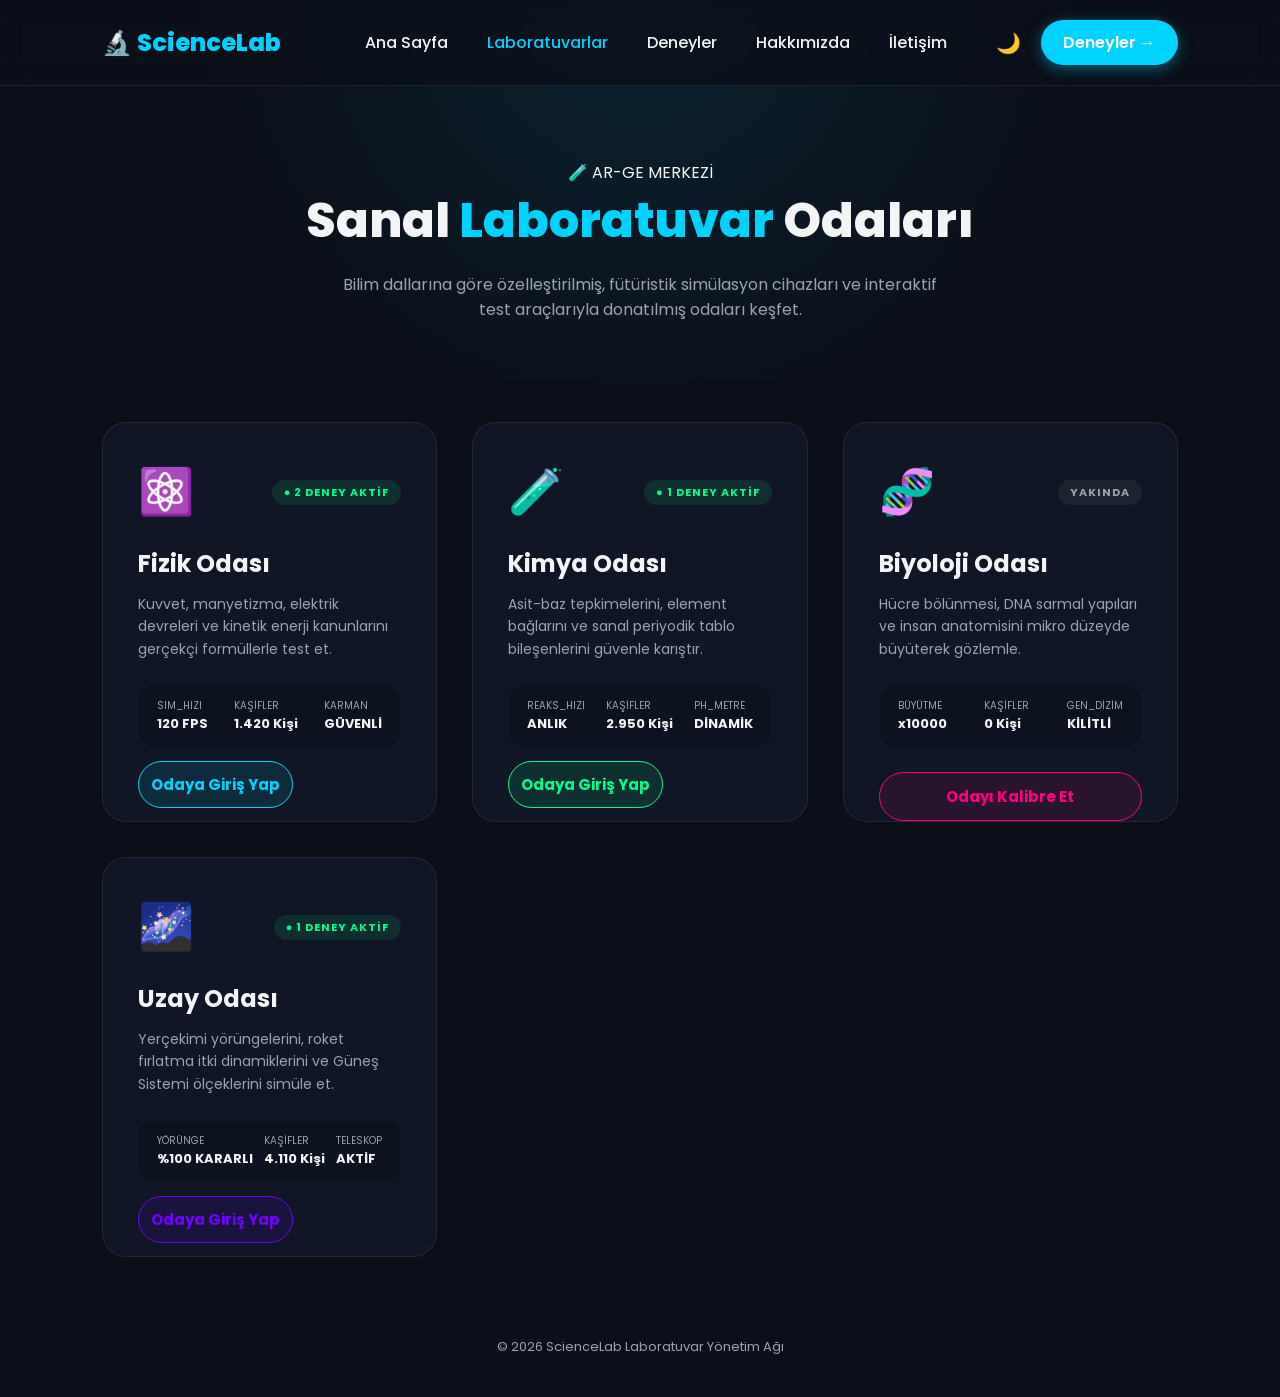
<file: laboratories.html>
<!DOCTYPE html>
<html lang="tr">
<head>
    <meta charset="UTF-8">
    <meta name="viewport" content="width=device-width, initial-scale=1.0">
    <title>🧪 Sanal Laboratuvarlar | ScienceLab</title>
    <link rel="stylesheet" href="css/style.css">
    <link rel="preconnect" href="https://fonts.googleapis.com">
    <link rel="preconnect" href="https://fonts.gstatic.com" crossorigin>
    <link href="https://fonts.googleapis.com/css2?family=Poppins:wght=300;400;500;600;700;800&display=swap" rel="stylesheet">
    <style>
        /* Laboratuvar Sayfasına Özel Fütüristik CSS Tasarımları */
        .labs-hero {
            padding: 160px 8% 60px 8%;
            text-align: center;
            background: radial-gradient(circle at top, rgba(0, 210, 255, 0.1) 0%, transparent 60%);
        }
        .labs-hero h1 { font-size: 48px; font-weight: 800; margin-bottom: 15px; }
        .labs-hero h1 span { color: var(--primary); }
        .labs-hero p { color: var(--text-muted); max-width: 600px; margin: 0 auto; font-size: 16px; }

        .labs-grid {
            display: grid;
            grid-template-columns: repeat(auto-fit, minmax(320px, 1fr));
            gap: 35px;
            padding: 40px 8% 80px 8%;
        }

        .lab-room-card {
            background: var(--card-bg);
            border: 1px solid var(--card-border);
            border-radius: 24px;
            padding: 35px;
            position: relative;
            overflow: hidden;
            backdrop-filter: blur(10px);
            -webkit-backdrop-filter: blur(10px);
            transition: transform 0.3s cubic-bezier(0.175, 0.885, 0.32, 1.275), box-shadow 0.3s ease;
            display: flex;
            flex-direction: column;
            justify-content: space-between;
            height: 400px;
        }

        /* Farklı laboratuvar odalarına özel neon parlama efektleri */
        .lab-room-card.physics:hover { box-shadow: 0 15px 35px rgba(0, 210, 255, 0.25); border-color: #00d2ff; }
        .lab-room-card.chemistry:hover { box-shadow: 0 15px 35px rgba(0, 255, 136, 0.25); border-color: #00ff88; }
        .lab-room-card.biology:hover { box-shadow: 0 15px 35px rgba(255, 0, 127, 0.25); border-color: #ff007f; }
        .lab-room-card.astronomy:hover { box-shadow: 0 15px 35px rgba(112, 0, 255, 0.25); border-color: #7000ff; }
        
        .lab-room-card:hover { transform: translateY(-10px); }

        .lab-header { display: flex; justify-content: space-between; align-items: center; margin-bottom: 20px; }
        .lab-icon { font-size: 45px; }
        .lab-status { 
            font-size: 11px; font-weight: 700; padding: 4px 12px; border-radius: 30px; 
            text-transform: uppercase; letter-spacing: 1px;
            background: rgba(255,255,255,0.05); color: var(--text-muted);
        }
        .active-status { background: rgba(0, 255, 136, 0.1); color: #00ff88; }

        .lab-info h2 { font-size: 24px; font-weight: 700; margin-bottom: 12px; }
        .lab-info p { color: var(--text-muted); font-size: 14px; line-height: 1.6; margin-bottom: 25px; }

        /* Canlı İstatistik Göstergeleri (Telemetri) */
        .lab-telemetry {
            display: flex; justify-content: space-between;
            background: rgba(0,0,0,0.15); padding: 12px 18px; border-radius: 14px;
            font-family: monospace; font-size: 12px; border: 1px solid rgba(255,255,255,0.02);
            margin-bottom: 25px;
        }
        .tel-item span { display: block; color: var(--text-muted); font-size: 10px; text-transform: uppercase; }
        .tel-item strong { color: var(--text-color); font-size: 13px; }

        .enter-lab-btn {
            width: 100%; padding: 12px; border-radius: 30px; border: none;
            font-weight: 700; font-size: 15px; cursor: pointer; text-align: center; text-decoration: none;
            transition: background 0.3s ease, color 0.3s ease;
        }
        
        .physics .enter-lab-btn { background: rgba(0, 210, 255, 0.1); color: #00d2ff; border: 1px solid #00d2ff; }
        .physics:hover .enter-lab-btn { background: #00d2ff; color: #fff; }

        .chemistry .enter-lab-btn { background: rgba(0, 255, 136, 0.1); color: #00ff88; border: 1px solid #00ff88; }
        .chemistry:hover .enter-lab-btn { background: #00ff88; color: #05070c; }

        .biology .enter-lab-btn { background: rgba(255, 0, 127, 0.1); color: #ff007f; border: 1px solid #ff007f; }
        .biology:hover .enter-lab-btn { background: #ff007f; color: #fff; }

        .astronomy .enter-lab-btn { background: rgba(112, 0, 255, 0.1); color: #7000ff; border: 1px solid #7000ff; }
        .astronomy:hover .enter-lab-btn { background: #7000ff; color: #fff; }
    </style>
</head>
<body>

    <header class="header">
        <div class="logo"><a href="index.html">🔬 <span>ScienceLab</span></a></div>
        <nav class="navbar">
            <a href="index.html">Ana Sayfa</a>
            <a class="active" href="laboratories.html">Laboratuvarlar</a>
            <a href="experiments.html">Deneyler</a>
            <a href="about.html">Hakkımızda</a>
            <a href="contact.html">İletişim</a>
        </nav>
        <div class="header-buttons">
            <button id="themeToggle">🌙</button>
            <a href="experiments.html" class="start-now">Deneyler →</a>
        </div>
    </header>

    <div class="labs-hero">
        <span>🧪 AR-GE MERKEZİ</span>
        <h1>Sanal <span>Laboratuvar</span> Odaları</h1>
        <p>Bilim dallarına göre özelleştirilmiş, fütüristik simülasyon cihazları ve interaktif test araçlarıyla donatılmış odaları keşfet.</p>
    </div>

    <div class="labs-grid">
        
        <div class="lab-room-card physics">
            <div class="lab-header">
                <div class="lab-icon">⚛️</div>
                <div class="lab-status active-status">● 2 DENEY AKTİF</div>
            </div>
            <div class="lab-info">
                <h2>Fizik Odası</h2>
                <p>Kuvvet, manyetizma, elektrik devreleri ve kinetik enerji kanunlarını gerçekçi formüllerle test et.</p>
            </div>
            <div>
                <div class="lab-telemetry">
                    <div class="tel-item"><span>SIM_HIZI</span><strong>120 FPS</strong></div>
                    <div class="tel-item"><span>KAŞİFLER</span><strong>1.420 Kişi</strong></div>
                    <div class="tel-item"><span>KARMAN</span><strong>GÜVENLİ</strong></div>
                </div>
                <a href="electric.html" class="enter-lab-btn">Odaya Giriş Yap</a>
            </div>
        </div>

        <div class="lab-room-card chemistry">
            <div class="lab-header">
                <div class="lab-icon">🧪</div>
                <div class="lab-status active-status">● 1 DENEY AKTİF</div>
            </div>
            <div class="lab-info">
                <h2>Kimya Odası</h2>
                <p>Asit-baz tepkimelerini, element bağlarını ve sanal periyodik tablo bileşenlerini güvenle karıştır.</p>
            </div>
            <div>
                <div class="lab-telemetry">
                    <div class="tel-item"><span>REAKS_HIZI</span><strong>ANLIK</strong></div>
                    <div class="tel-item"><span>KAŞİFLER</span><strong>2.950 Kişi</strong></div>
                    <div class="tel-item"><span>PH_METRE</span><strong>DİNAMİK</strong></div>
                </div>
                <a href="volcano.html" class="enter-lab-btn">Odaya Giriş Yap</a>
            </div>
        </div>

        <div class="lab-room-card biology">
            <div class="lab-header">
                <div class="lab-icon">🧬</div>
                <div class="lab-status">YAKINDA</div>
            </div>
            <div class="lab-info">
                <h2>Biyoloji Odası</h2>
                <p>Hücre bölünmesi, DNA sarmal yapıları ve insan anatomisini mikro düzeyde büyüterek gözlemle.</p>
            </div>
            <div>
                <div class="lab-telemetry">
                    <div class="tel-item"><span>BÜYÜTME</span><strong>x10000</strong></div>
                    <div class="tel-item"><span>KAŞİFLER</span><strong>0 Kişi</strong></div>
                    <div class="tel-item"><span>GEN_DİZİM</span><strong>KİLİTLİ</strong></div>
                </div>
                <button class="enter-lab-btn" onclick="alert('🧬 Biyoloji Laboratuvarı odamız ve DNA simülatörümüz çok yakında hizmete açılacaktır!')">Odayı Kalibre Et</button>
            </div>
        </div>

        <div class="lab-room-card astronomy">
            <div class="lab-header">
                <div class="lab-icon">🌌</div>
                <div class="lab-status active-status">● 1 DENEY AKTİF</div>
            </div>
            <div class="lab-info">
                <h2>Uzay Odası</h2>
                <p>Yerçekimi yörüngelerini, roket fırlatma itki dinamiklerini ve Güneş Sistemi ölçeklerini simüle et.</p>
            </div>
            <div>
                <div class="lab-telemetry">
                    <div class="tel-item"><span>YÖRÜNGE</span><strong>%100 KARARLI</strong></div>
                    <div class="tel-item"><span>KAŞİFLER</span><strong>4.110 Kişi</strong></div>
                    <div class="tel-item"><span>TELESKOP</span><strong>AKTİF</strong></div>
                </div>
                <a href="rocket.html" class="enter-lab-btn">Odaya Giriş Yap</a>
            </div>
        </div>

    </div>

    <p style="text-align: center; color: var(--text-muted); font-size: 13px; margin-bottom: 40px;">© 2026 ScienceLab Laboratuvar Yönetim Ağı</p>

    <script>
        const themeBtn = document.getElementById("themeToggle");
        if (localStorage.getItem("theme") === "light") {
            document.body.classList.add("light-mode");
            if(themeBtn) themeBtn.textContent = "☀️";
        }
        if(themeBtn) {
            themeBtn.addEventListener("click", () => {
                document.body.classList.toggle("light-mode");
                if (document.body.classList.contains("light-mode")) {
                    localStorage.setItem("theme", "light");
                    themeBtn.textContent = "☀️";
                } else {
                    localStorage.setItem("theme", "dark");
                    themeBtn.textContent = "🌙";
                }
            });
        }
    </script>
</body>
</html>
</file>
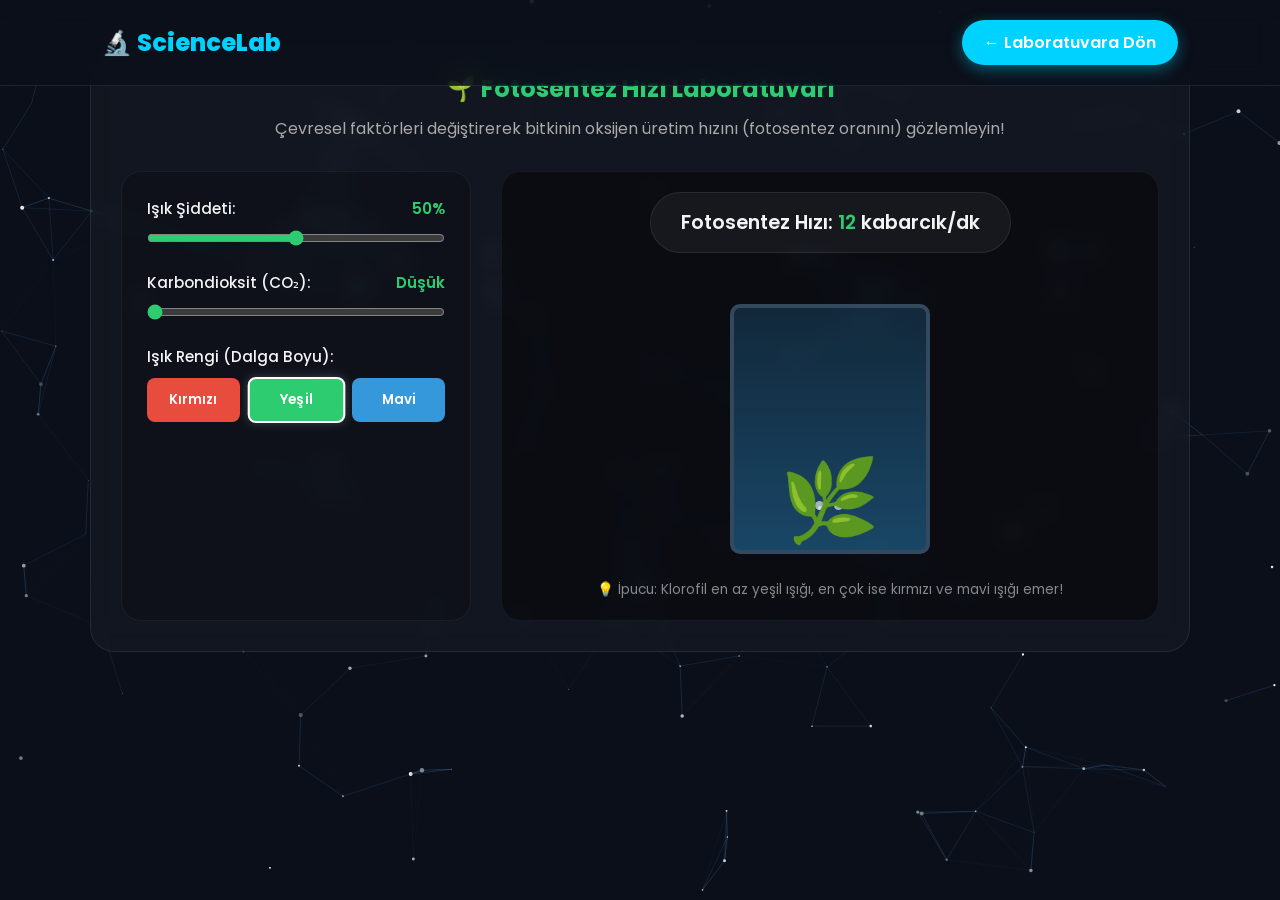
<file: photosynthesis.html>
<!DOCTYPE html>
<html lang="tr">

<head>
    <meta charset="UTF-8">
    <meta name="viewport" content="width=device-width, initial-scale=1.0">
    <title>🌱 Fotosentez Hızı Laboratuvarı | ScienceLab</title>
    <link rel="stylesheet" href="css/style.css">
    <link rel="preconnect" href="https://fonts.googleapis.com">
    <link rel="preconnect" href="https://fonts.gstatic.com" crossorigin>
    <link href="https://fonts.googleapis.com/css2?family=Poppins:wght=300;400;500;600;700;800&display=swap" rel="stylesheet">
    <script defer src="js/script.js"></script>
    <style>
        :root {
            --bio-green: #2ecc71;
            --light-color: #f1c40f;
        }

        .photo-container {
            max-width: 1100px;
            margin: 40px auto;
            padding: 30px;
            background: rgba(255, 255, 255, 0.03);
            border: 1px solid var(--card-border);
            border-radius: 24px;
            backdrop-filter: blur(10px);
        }

        .photo-headline h2 {
            color: var(--bio-green);
            margin-bottom: 10px;
            text-align: center;
        }

        .photo-headline p {
            text-align: center;
            color: #aaa;
            margin-bottom: 30px;
        }

        /* Çalışma Alanı Düzeni */
        .photo-grid {
            display: grid;
            grid-template-columns: 350px 1fr;
            gap: 30px;
        }

        @media (max-width: 900px) {
            .photo-grid {
                grid-template-columns: 1fr;
            }
        }

        /* Sol Panel: Kontroller */
        .control-panel {
            background: rgba(0, 0, 0, 0.2);
            padding: 25px;
            border-radius: 20px;
            border: 1px solid rgba(255, 255, 255, 0.05);
            display: flex;
            flex-direction: column;
            gap: 25px;
        }

        .control-group {
            display: flex;
            flex-direction: column;
            gap: 10px;
        }

        .control-group label {
            font-weight: 500;
            font-size: 0.95rem;
            display: flex;
            justify-content: space-between;
        }

        .control-group label span {
            color: var(--bio-green);
            font-weight: 600;
        }

        .control-group input[type="range"] {
            width: 100%;
            accent-color: var(--bio-green);
            cursor: pointer;
        }

        /* Işık Rengi Seçimi */
        .color-selector {
            display: grid;
            grid-template-columns: repeat(3, 1fr);
            gap: 10px;
        }

        .color-btn {
            border: 2px solid transparent;
            padding: 10px;
            border-radius: 8px;
            cursor: pointer;
            font-weight: 600;
            color: white;
            transition: all 0.2s;
        }

        .color-btn.red { background-color: #e74c3c; }
        .color-btn.green { background-color: #2ecc71; }
        .color-btn.blue { background-color: #3498db; }

        .color-btn.active {
            border-color: #fff;
            transform: scale(1.05);
            box-shadow: 0 0 10px rgba(255,255,255,0.2);
        }

        /* Sağ Panel: Görsel Simülasyon */
        .sim-display {
            background: rgba(0, 0, 0, 0.4);
            border-radius: 20px;
            border: 1px solid rgba(255, 255, 255, 0.05);
            padding: 20px;
            display: flex;
            flex-direction: column;
            align-items: center;
            justify-content: space-between;
            position: relative;
            overflow: hidden;
            min-height: 450px;
        }

        /* Bitki ve Akvaryum Alanı */
        .aquarium {
            width: 200px;
            height: 250px;
            background: linear-gradient(180deg, rgba(52, 152, 219, 0.2), rgba(41, 128, 185, 0.5));
            border: 4px solid #34495e;
            border-radius: 10px;
            position: relative;
            margin-top: 40px;
            overflow: hidden;
        }

        .plant {
            font-size: 5rem;
            position: absolute;
            bottom: -10px;
            left: 50%;
            transform: translateX(-50%);
            z-index: 2;
            user-select: none;
        }

        /* Kabarcık (Oksijen) Animasyon Alanı */
        .bubble {
            position: absolute;
            background: rgba(255, 255, 255, 0.6);
            border-radius: 50%;
            bottom: 40px;
            animation: floatUp 2s infinite linear;
            z-index: 1;
        }

        @keyframes floatUp {
            0% {
                transform: translateY(0) scale(0.6);
                opacity: 0;
            }
            50% {
                opacity: 0.8;
            }
            100% {
                transform: translateY(-200px) scale(1.2);
                opacity: 0;
            }
        }

        /* Canlı Gösterge Paneli */
        .speed-counter {
            background: rgba(255, 255, 255, 0.05);
            padding: 15px 30px;
            border-radius: 50px;
            border: 1px solid var(--card-border);
            font-size: 1.2rem;
            font-weight: 600;
        }

        .speed-counter span {
            color: var(--bio-green);
        }

        /* Başarı Bildirimi */
        .success-banner {
            display: none;
            grid-column: span 2;
            background: rgba(46, 204, 113, 0.15);
            border: 1px solid var(--bio-green);
            color: var(--bio-green);
            padding: 20px;
            border-radius: 12px;
            text-align: center;
            margin-top: 20px;
        }
        @media (max-width: 900px) { .success-banner { grid-column: span 1; } }
    </style>
</head>

<body>

    <canvas id="starCanvas"></canvas>
    <div class="background"></div>

    <header class="header">
        <div class="logo">
            <a href="index.html">🔬 <span>ScienceLab</span></a>
        </div>
        <div class="header-buttons">
            <a href="biology.html" class="start-now">← Laboratuvara Dön</a>
        </div>
    </header>

    <main class="photo-container">
        <div class="photo-headline">
            <h2>🌱 Fotosentez Hızı Laboratuvarı</h2>
            <p>Çevresel faktörleri değiştirerek bitkinin oksijen üretim hızını (fotosentez oranını) gözlemleyin!</p>
        </div>

        <div class="photo-grid">
            
            <div class="control-panel">
                
                <div class="control-group">
                    <label>Işık Şiddeti: <span id="lightVal">50%</span></label>
                    <input type="range" id="lightIntensity" min="0" max="100" value="50">
                </div>

                <div class="control-group">
                    <label>Karbondioksit (CO₂): <span id="co2Val">Düşük</span></label>
                    <input type="range" id="co2Level" min="1" max="3" value="1">
                </div>

                <div class="control-group">
                    <label>Işık Rengi (Dalga Boyu):</label>
                    <div class="color-selector">
                        <button class="color-btn red" data-color="red">Kırmızı</button>
                        <button class="color-btn green active" data-color="green">Yeşil</button>
                        <button class="color-btn blue" data-color="blue">Mavi</button>
                    </div>
                </div>

            </div>

            <div class="sim-display">
                
                <div class="speed-counter">
                    Fotosentez Hızı: <span id="speedRate">0</span> kabarcık/dk
                </div>

                <div class="aquarium" id="aquariumEnv">
                    <div class="plant">🌿</div>
                    </div>

                <div style="color: #888; font-size: 0.85rem; margin-top: 15px;">
                    💡 İpucu: Klorofil en az yeşil ışığı, en çok ise kırmızı ve mavi ışığı emer!
                </div>

            </div>

            <div class="success-banner" id="photoSuccess">
                <h3>🎉 Harika Koşullar! Maksimum Fotosentez Verimi Sağlandı!</h3>
                <p>Doğru ışık dalga boyunu ve çevre şartlarını kombine ederek bitkiyi coşturdun! Profiline <strong>+30 XP</strong> eklendi.</p>
            </div>

        </div>
    </main>

    <script>
        document.addEventListener("DOMContentLoaded", () => {
            const lightSlider = document.getElementById('lightIntensity');
            const co2Slider = document.getElementById('co2Level');
            const colorButtons = document.querySelectorAll('.color-btn');
            const aquarium = document.getElementById('aquariumEnv');
            const speedRateDisplay = document.getElementById('speedRate');
            const successBanner = document.getElementById('photoSuccess');

            let activeColor = 'green';
            let xpGranted = false;

            // CO₂ Metin Eşleşmesi
            const co2Labels = { 1: "Düşük", 2: "Orta", 3: "Yüksek" };

            function updateSimulation() {
                const light = parseInt(lightSlider.value);
                const co2 = parseInt(co2Slider.value);
                
                // Eleman değer metinlerini güncelle
                document.getElementById('lightVal').textContent = light + "%";
                document.getElementById('co2Val').textContent = co2Labels[co2];

                // Renk çarpanı (Biyolojik kural: Yeşil ışıkta fotosentez hızı çok düşüktür!)
                let colorMultiplier = 1;
                if (activeColor === 'green') colorMultiplier = 0.2;
                if (activeColor === 'red') colorMultiplier = 0.9;
                if (activeColor === 'blue') colorMultiplier = 1.2;

                // Fotosentez Hız Formulü (Temel Hesaplama)
                let calculatedSpeed = Math.round((light * 1.5) * (co2 * 0.8) * colorMultiplier);
                
                // Işık şiddeti sıfırsa hız doğrudan sıfırdır
                if (light === 0) calculatedSpeed = 0;

                speedRateDisplay.textContent = calculatedSpeed;

                // Ekrandaki kabarcıkları temizle ve hıza göre yeniden üret
                document.querySelectorAll('.bubble').forEach(b => b.remove());

                // Maksimum 25 kabarcık görsel limitiyle animasyon ekleme
                const bubbleCount = Math.min(Math.floor(calculatedSpeed / 4), 25);
                
                for (let i = 0; i < bubbleCount; i++) {
                    const bubble = document.createElement('div');
                    bubble.className = 'bubble';
                    
                    // Rastgele yatay konum ve animasyon gecikmesi
                    bubble.style.left = Math.random() * 80 + 10 + '%';
                    bubble.style.animationDelay = Math.random() * 2 + 's';
                    // Hıza göre animasyon süresini kısaltma (daha hızlı yükselme)
                    bubble.style.animationDuration = (2.5 - (co2 * 0.4)) + 's';
                    
                    // Rastgele boyut
                    const size = Math.random() * 6 + 4 + 'px';
                    bubble.style.width = size;
                    bubble.style.height = size;

                    aquarium.appendChild(bubble);
                }

                // BAŞARI KOŞULUNUN KONTROLÜ (Örn: Mavi veya Kırmızı ışıkta, yüksek CO2 ve yüksek ışıkta)
                if (calculatedSpeed >= 120 && !xpGranted) {
                    successBanner.style.display = 'block';
                    xpGranted = true;

                    // Platform XP sistemini tetikle
                    if (window.opener && typeof window.opener.gainXP === "function") {
                        window.opener.gainXP(30);
                    } else {
                        let currentXP = parseInt(localStorage.getItem('scienceLab_xp')) || 0;
                        localStorage.setItem('scienceLab_xp', currentXP + 30);
                    }
                }
            }

            // Olay Dinleyicileri (Listeners)
            lightSlider.addEventListener('input', updateSimulation);
            co2Slider.addEventListener('input', updateSimulation);

            colorButtons.forEach(btn => {
                btn.addEventListener('click', () => {
                    colorButtons.forEach(b => b.classList.remove('active'));
                    btn.classList.add('active');
                    activeColor = btn.getAttribute('data-color');
                    updateSimulation();
                });
            });

            // İlk açılışta simülasyonu bir kez çalıştır
            updateSimulation();
        });
    </script>

</body>
</html>
</file>
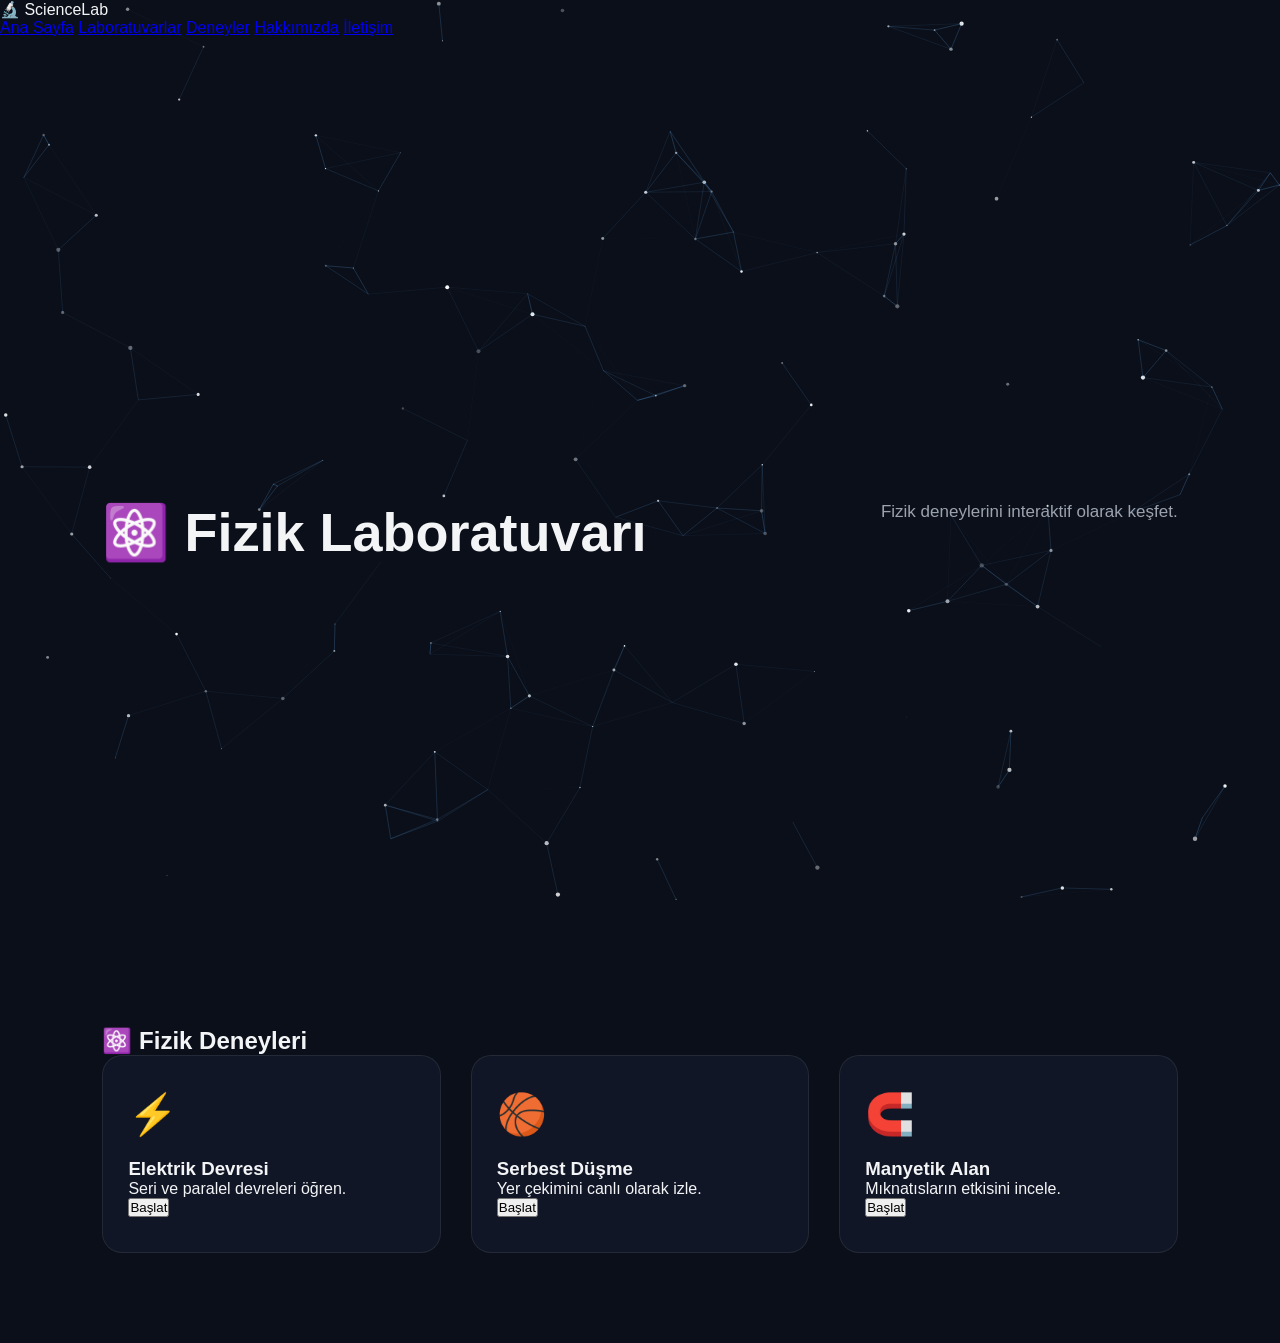
<file: physics.html>
<!DOCTYPE html>
<html lang="tr">

<head>

    <meta charset="UTF-8">
    <meta name="viewport" content="width=device-width, initial-scale=1.0">

    <title>⚛️ Fizik Laboratuvarı | ScienceLab</title>

    <link rel="stylesheet" href="css/style.css">
    <script defer src="js/script.js"></script>

</head>

<body>

<div class="background"></div>
<canvas id="starCanvas"></canvas>

<header>

    <div class="logo">🔬 ScienceLab</div>

    <nav>

        <a href="index.html">Ana Sayfa</a>
        <a href="laboratories.html">Laboratuvarlar</a>
        <a href="experiments.html">Deneyler</a>
        <a href="about.html">Hakkımızda</a>
        <a href="contact.html">İletişim</a>

    </nav>

</header>

<section class="hero">

    <h1>⚛️ Fizik Laboratuvarı</h1>

    <p>

        Fizik deneylerini interaktif olarak keşfet.

    </p>

</section>

<section class="labs">

    <h2>⚛️ Fizik Deneyleri</h2>

    <div class="cards">

        <div class="card">

            <div class="icon">⚡</div>

            <h3>Elektrik Devresi</h3>

            <p>

                Seri ve paralel devreleri öğren.

            </p>

            <button class="startBtn">

                Başlat

            </button>

        </div>

        <div class="card">

            <div class="icon">🏀</div>

            <h3>Serbest Düşme</h3>

            <p>

                Yer çekimini canlı olarak izle.

            </p>

            <button class="startBtn">

                Başlat

            </button>

        </div>

        <div class="card">

            <div class="icon">🧲</div>

            <h3>Manyetik Alan</h3>

            <p>

                Mıknatısların etkisini incele.

            </p>

            <button class="startBtn">

                Başlat

            </button>

        </div>

    </div>

</section>

</body>
</html>
</file>
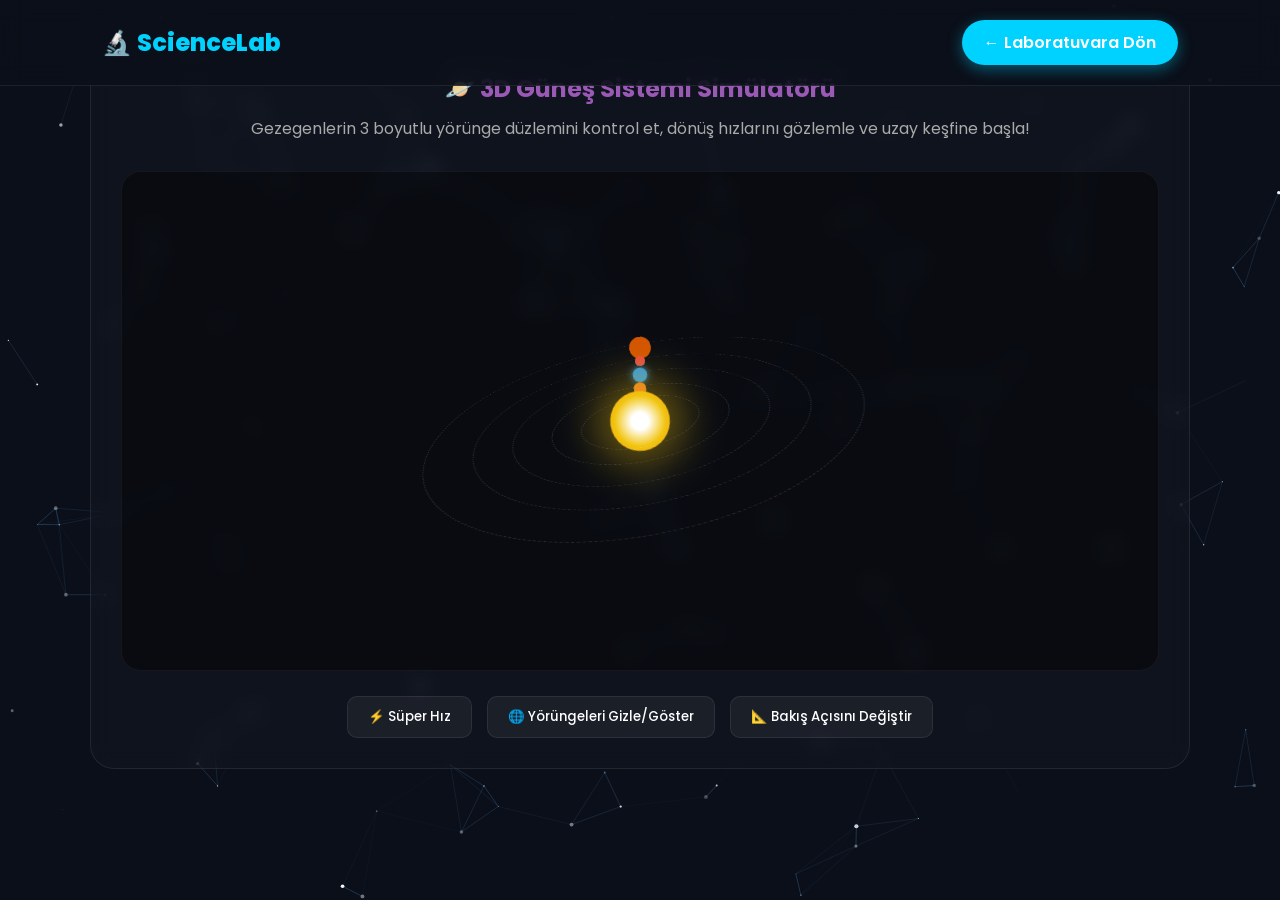
<file: solar-system.html>
<!DOCTYPE html>
<html lang="tr">

<head>
    <meta charset="UTF-8">
    <meta name="viewport" content="width=device-width, initial-scale=1.0">
    <title>🪐 Güneş Sistemi Simülasyonu | ScienceLab</title>
    <link rel="stylesheet" href="css/style.css">
    <link rel="preconnect" href="https://fonts.googleapis.com">
    <link rel="preconnect" href="https://fonts.gstatic.com" crossorigin>
    <link href="https://fonts.googleapis.com/css2?family=Poppins:wght=300;400;500;600;700;800&display=swap" rel="stylesheet">
    <script defer src="js/script.js"></script>
    <style>
        :root {
            --astro-purple: #9b59b6;
            --sun-glow: rgba(241, 196, 15, 0.4);
        }

        .system-container {
            max-width: 1100px;
            margin: 40px auto;
            padding: 30px;
            background: rgba(255, 255, 255, 0.02);
            border: 1px solid var(--card-border);
            border-radius: 24px;
            backdrop-filter: blur(10px);
            text-align: center;
        }

        .system-headline h2 {
            color: var(--astro-purple);
            margin-bottom: 10px;
        }

        .system-headline p {
            color: #aaa;
            margin-bottom: 30px;
        }

        /* 3D Uzay Sahnesi */
        .space-stage {
            width: 100%;
            height: 500px;
            background: rgba(0, 0, 0, 0.4);
            border-radius: 20px;
            border: 1px solid rgba(255, 255, 255, 0.05);
            position: relative;
            overflow: hidden;
            /* 3D Perspektif Derinliği */
            perspective: 1000px;
        }

        /* Yörünge Düzlemi (3D Eğiklik Efekti) */
        .orbit-plane {
            position: absolute;
            width: 100%;
            height: 100%;
            transform: rotateX(65deg) rotateY(-10deg);
            transform-style: preserve-3d;
            transition: transform 0.5s ease;
        }

        /* Güneş Merkezi */
        .sun {
            position: absolute;
            top: 50%;
            left: 50%;
            width: 60px;
            height: 60px;
            margin-top: -30px;
            margin-left: -30px;
            background: radial-gradient(circle, #fff 20%, #f1c40f 60%, #f39c12 100%);
            border-radius: 50%;
            box-shadow: 0 0 40px 15px var(--sun-glow);
            transform: rotateX(-65deg); /* Güneşin dik durması için ters eğim */
            z-index: 10;
        }

        /* Genel Yörünge Halkası Şablonu */
        .orbit {
            position: absolute;
            top: 50%;
            left: 50%;
            border: 1px dashed rgba(255, 255, 255, 0.15);
            border-radius: 50%;
            transform-style: preserve-3d;
            animation: spin linear infinite;
        }

        .orbit.hidden-lines {
            border-color: transparent !important;
        }

        /* Gezegen Küresi Şablonu */
        .planet {
            position: absolute;
            top: 0;
            left: 50%;
            border-radius: 50%;
            transform: translateX(-50%) rotateX(-65deg); /* Dik durma düzeltmesi */
        }

        /* --- Gezegen Özellikleri (Mesafe, Boyut, Dönüş Süreleri) --- */
        
        /* 1. Merkür */
        .mercury-orbit {
            width: 120px; height: 120px;
            margin-top: -60px; margin-left: -60px;
            animation-duration: 4s;
        }
        .mercury { width: 10px; height: 10px; background: #95a5a6; }

        /* 2. Venüs */
        .venus-orbit {
            width: 180px; height: 180px;
            margin-top: -90px; margin-left: -90px;
            animation-duration: 7s;
        }
        .venus { width: 14px; height: 14px; background: #e67e22; }

        /* 3. Dünya */
        .earth-orbit {
            width: 260px; height: 260px;
            margin-top: -130px; margin-left: -130px;
            animation-duration: 10s;
        }
        .earth { width: 16px; height: 16px; background: #3498db; box-shadow: 0 0 8px #3498db; }

        /* 4. Mars */
        .mars-orbit {
            width: 340px; height: 340px;
            margin-top: -170px; margin-left: -170px;
            animation-duration: 14s;
        }
        .mars { width: 12px; height: 12px; background: #e74c3c; }

        /* 5. Jüpiter */
        .jupiter-orbit {
            width: 440px; height: 440px;
            margin-top: -220px; margin-left: -220px;
            animation-duration: 22s;
        }
        .jupiter { width: 26px; height: 26px; background: #d35400; }

        /* Yörünge Dönüş Animasyonu */
        @keyframes spin {
            from { transform: rotateZ(0deg); }
            to { transform: rotateZ(360deg); }
        }

        /* Kontrol Butonları Paneli */
        .controls-bar {
            margin-top: 25px;
            display: flex;
            justify-content: center;
            gap: 15px;
            flex-wrap: wrap;
        }

        .astro-btn-ui {
            background: rgba(255, 255, 255, 0.05);
            border: 1px solid var(--card-border);
            color: white;
            padding: 10px 20px;
            border-radius: 10px;
            cursor: pointer;
            font-weight: 500;
            transition: all 0.3s;
        }

        .astro-btn-ui:hover {
            background: var(--astro-purple);
            border-color: var(--astro-purple);
            box-shadow: 0 0 10px var(--astro-purple);
        }

        /* Başarı Bildirimi */
        .success-banner {
            display: none;
            background: rgba(155, 89, 182, 0.15);
            border: 1px solid var(--astro-purple);
            color: #d291bc;
            padding: 20px;
            border-radius: 12px;
            text-align: center;
            margin-top: 20px;
        }
    </style>
</head>

<body>

    <canvas id="starCanvas"></canvas>
    <div class="background"></div>

    <header class="header">
        <div class="logo">
            <a href="index.html">🔬 <span>ScienceLab</span></a>
        </div>
        <div class="header-buttons">
            <a href="astronomy.html" class="start-now">← Laboratuvara Dön</a>
        </div>
    </header>

    <main class="system-container">
        <div class="system-headline">
            <h2>🪐 3D Güneş Sistemi Simülatörü</h2>
            <p>Gezegenlerin 3 boyutlu yörünge düzlemini kontrol et, dönüş hızlarını gözlemle ve uzay keşfine başla!</p>
        </div>

        <div class="space-stage">
            <div class="orbit-plane" id="plane">
                
                <div class="sun"></div>

                <div class="orbit mercury-orbit">
                    <div class="planet mercury"></div>
                </div>

                <div class="orbit venus-orbit">
                    <div class="planet venus"></div>
                </div>

                <div class="orbit earth-orbit">
                    <div class="planet earth"></div>
                </div>

                <div class="orbit mars-orbit">
                    <div class="planet mars"></div>
                </div>

                <div class="orbit jupiter-orbit">
                    <div class="planet jupiter"></div>
                </div>

            </div>
        </div>

        <div class="controls-bar">
            <button class="astro-btn-ui" id="btnSpeed">⚡ Süper Hız</button>
            <button class="astro-btn-ui" id="btnToggleLines">🌐 Yörüngeleri Gizle/Göster</button>
            <button class="astro-btn-ui" id="btnAngle">📐 Bakış Açısını Değiştir</button>
        </div>

        <div class="success-banner" id="astroSuccess">
            <h3>🎉 Tebrikler! Kozmos Kaşifi Oldun!</h3>
            <p>Güneş Sistemi simülasyonunu başarıyla çalıştırdın ve inceledin! Hesabına <strong>+20 XP</strong> eklendi.</p>
        </div>
    </main>

    <script>
        document.addEventListener("DOMContentLoaded", () => {
            const plane = document.getElementById('plane');
            const orbits = document.querySelectorAll('.orbit');
            const btnSpeed = document.getElementById('btnSpeed');
            const btnToggleLines = document.getElementById('btnToggleLines');
            const btnAngle = document.getElementById('btnAngle');
            const successBanner = document.getElementById('astroSuccess');

            let isFast = false;
            let currentAngle = 65; // Varsayılan rotX eğimi
            let xpGranted = false;

            // 1. Hızlandırma Kontrolü
            btnSpeed.addEventListener('click', () => {
                isFast = !isFast;
                orbits.forEach(orbit => {
                    let currentDuration = parseFloat(window.getComputedStyle(orbit).animationDuration);
                    if (isFast) {
                        orbit.style.animationDuration = (currentDuration / 4) + 's';
                        btnSpeed.textContent = "🐢 Normal Hız";
                        btnSpeed.style.background = "#e74c3c";
                    } else {
                        orbit.style.animationDuration = (currentDuration * 4) + 's';
                        btnSpeed.textContent = "⚡ Süper Hız";
                        btnSpeed.style.background = "rgba(255,255,255,0.05)";
                    }
                });
                triggerXPReward();
            });

            // 2. Yörünge Çizgilerini Gizleme
            btnToggleLines.addEventListener('click', () => {
                orbits.forEach(orbit => {
                    orbit.classList.toggle('hidden-lines');
                });
                triggerXPReward();
            });

            // 3. 3D Bakış Açısı Eğimi Değiştirme
            btnAngle.addEventListener('click', () => {
                currentAngle = currentAngle === 65 ? 30 : (currentAngle === 30 ? 0 : 65);
                plane.style.transform = `rotateX(${currentAngle}deg) rotateY(-10deg)`;
                
                // Gezegen kürelerinin dik kalması için onların da ters açılarını düzeltelim
                document.querySelectorAll('.planet').forEach(planet => {
                    planet.style.transform = `translateX(-50%) rotateX(-${currentAngle}deg)`;
                });
                triggerXPReward();
            });

            // XP Ödülünü Veren Fonksiyon (Kullanıcı etkileşime girdiğinde çalışır)
            function triggerXPReward() {
                if (!xpGranted) {
                    successBanner.style.display = 'block';
                    xpGranted = true;

                    if (window.opener && typeof window.opener.gainXP === "function") {
                        window.opener.gainXP(20);
                    } else {
                        let currentXP = parseInt(localStorage.getItem('scienceLab_xp')) || 0;
                        localStorage.setItem('scienceLab_xp', currentXP + 20);
                    }
                }
            }
        });
    </script>

</body>
</html>
</file>
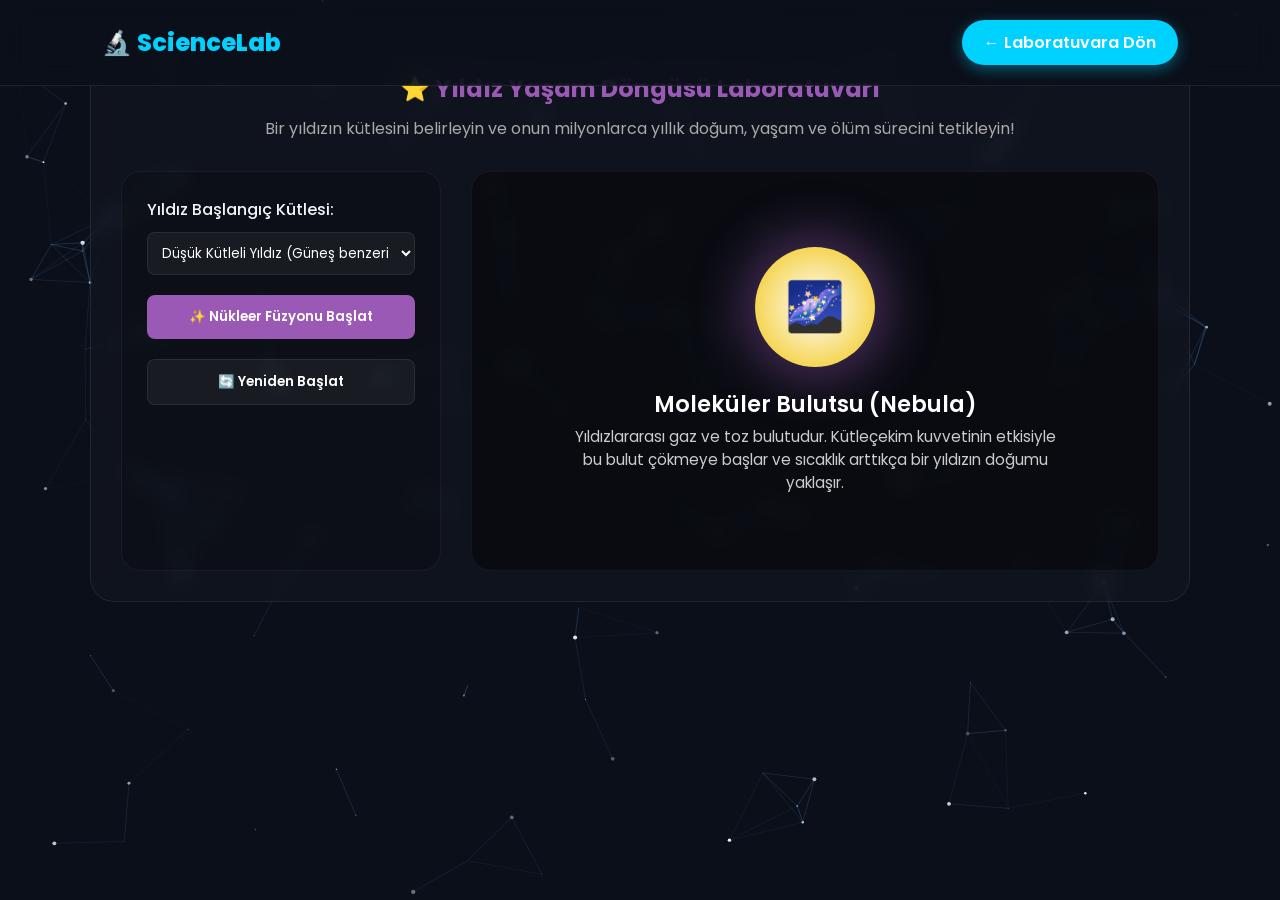
<file: star-cycle.html>
<!DOCTYPE html>
<html lang="tr">

<head>
    <meta charset="UTF-8">
    <meta name="viewport" content="width=device-width, initial-scale=1.0">
    <title>⭐ Yıldız Evrimi Laboratuvarı | ScienceLab</title>
    <link rel="stylesheet" href="css/style.css">
    <link rel="preconnect" href="https://fonts.googleapis.com">
    <link rel="preconnect" href="https://fonts.gstatic.com" crossorigin>
    <link href="https://fonts.googleapis.com/css2?family=Poppins:wght=300;400;500;600;700;800&display=swap" rel="stylesheet">
    <script defer src="js/script.js"></script>
    <style>
        :root {
            --astro-purple: #9b59b6;
            --star-color: #f1c40f;
            --nebula-glow: rgba(155, 89, 182, 0.4);
        }

        .star-container {
            max-width: 1100px;
            margin: 40px auto;
            padding: 30px;
            background: rgba(255, 255, 255, 0.02);
            border: 1px solid var(--card-border);
            border-radius: 24px;
            backdrop-filter: blur(10px);
            text-align: center;
        }

        .star-headline h2 {
            color: var(--astro-purple);
            margin-bottom: 10px;
        }

        .star-headline p {
            color: #aaa;
            margin-bottom: 30px;
        }

        /* İki Sütunlu Çalışma Alanı */
        .star-grid {
            display: grid;
            grid-template-columns: 320px 1fr;
            gap: 30px;
        }

        @media (max-width: 768px) {
            .star-grid {
                grid-template-columns: 1fr;
            }
        }

        /* Sol Panel: Kontroller */
        .star-controls {
            background: rgba(0, 0, 0, 0.2);
            padding: 25px;
            border-radius: 20px;
            border: 1px solid rgba(255, 255, 255, 0.05);
            display: flex;
            flex-direction: column;
            gap: 20px;
            text-align: left;
        }

        .control-item {
            display: flex;
            flex-direction: column;
            gap: 10px;
        }

        .control-item label {
            font-weight: 500;
            display: flex;
            justify-content: space-between;
        }

        .control-item label span {
            color: var(--astro-purple);
            font-weight: 600;
        }

        .star-select {
            background: rgba(255, 255, 255, 0.05);
            border: 1px solid var(--card-border);
            color: white;
            padding: 10px;
            border-radius: 8px;
            outline: none;
            cursor: pointer;
        }

        .star-btn {
            background: var(--astro-purple);
            color: white;
            border: none;
            padding: 12px;
            border-radius: 8px;
            font-weight: 600;
            cursor: pointer;
            transition: opacity 0.2s, transform 0.2s;
        }

        .star-btn:hover {
            opacity: 0.9;
            transform: scale(1.02);
        }

        .star-btn:disabled {
            background: #444;
            cursor: not-allowed;
            transform: none;
        }

        /* Sağ Panel: Görsel Laboratuvar Ekranı */
        .star-display {
            background: rgba(0, 0, 0, 0.4);
            border-radius: 20px;
            border: 1px solid rgba(255, 255, 255, 0.05);
            padding: 30px;
            display: flex;
            flex-direction: column;
            align-items: center;
            justify-content: center;
            min-height: 400px;
            position: relative;
        }

        /* Dinamik Yıldız Küresi */
        .star-sphere {
            width: 120px;
            height: 120px;
            border-radius: 50%;
            background: radial-gradient(circle, #fff, var(--star-color));
            box-shadow: 0 0 50px 15px var(--nebula-glow);
            transition: all 0.8s cubic-bezier(0.175, 0.885, 0.32, 1.275);
            margin-bottom: 20px;
            display: flex;
            align-items: center;
            justify-content: center;
            font-size: 3rem;
            user-select: none;
        }

        .stage-title {
            font-size: 1.4rem;
            font-weight: 600;
            color: white;
            margin-bottom: 5px;
        }

        .stage-desc {
            color: #ccc;
            max-width: 500px;
            font-size: 0.95rem;
            line-height: 1.5;
        }

        /* Başarı Bildirimi */
        .success-banner {
            display: none;
            grid-column: span 2;
            background: rgba(155, 89, 182, 0.15);
            border: 1px solid var(--astro-purple);
            color: #d291bc;
            padding: 20px;
            border-radius: 12px;
            text-align: center;
            margin-top: 20px;
        }
        @media (max-width: 768px) { .success-banner { grid-column: span 1; } }
    </style>
</head>

<body>

    <canvas id="starCanvas"></canvas>
    <div class="background"></div>

    <header class="header">
        <div class="logo">
            <a href="index.html">🔬 <span>ScienceLab</span></a>
        </div>
        <div class="header-buttons">
            <a href="astronomy.html" class="start-now">← Laboratuvara Dön</a>
        </div>
    </header>

    <main class="star-container">
        <div class="star-headline">
            <h2>⭐ Yıldız Yaşam Döngüsü Laboratuvarı</h2>
            <p>Bir yıldızın kütlesini belirleyin ve onun milyonlarca yıllık doğum, yaşam ve ölüm sürecini tetikleyin!</p>
        </div>

        <div class="star-grid">
            
            <div class="star-controls">
                <div class="control-item">
                    <label>Yıldız Başlangıç Kütlesi:</label>
                    <select class="star-select" id="massSelect">
                        <option value="low">Düşük Kütleli Yıldız (Güneş benzeri)</option>
                        <option value="high">Yüksek Kütleli Yıldız (Dev yıldızlar)</option>
                    </select>
                </div>

                <button class="star-btn" id="btnAction">✨ Nükleer Füzyonu Başlat</button>
                <button class="star-btn" id="btnReset" style="background: rgba(255,255,255,0.05); border: 1px solid var(--card-border);" disabled>🔄 Yeniden Başlat</button>
            </div>

            <div class="star-display">
                <div class="star-sphere" id="starVisual">🌌</div>
                
                <div class="stage-title" id="stageTitle">Moleküler Bulutsu (Nebula)</div>
                <div class="stage-desc" id="stageDesc">Yıldızlararası gaz ve toz bulutudur. Kütleçekim kuvvetinin etkisiyle bu bulut çökmeye başlar ve sıcaklık arttıkça bir yıldızın doğumu yaklaşır.</div>
            </div>

            <div class="success-banner" id="starSuccess">
                <h3>🎉 Kozmik Evrim Tamamlandı!</h3>
                <p>Bir yıldızın tüm yaşam döngüsünü simüle ettin ve evrenin madde geri dönüşümünü gözlemledin! <strong>+25 XP</strong> kazandın.</p>
            </div>

        </div>
    </main>

    <script>
        document.addEventListener("DOMContentLoaded", () => {
            const massSelect = document.getElementById('massSelect');
            const btnAction = document.getElementById('btnAction');
            const btnReset = document.getElementById('btnReset');
            const starVisual = document.getElementById('starVisual');
            const stageTitle = document.getElementById('stageTitle');
            const stageDesc = document.getElementById('stageDesc');
            const successBanner = document.getElementById('starSuccess');

            // Evrim Basamakları Veri Tabanı
            const evolutionPaths = {
                low: [
                    {
                        title: "Anakol Yıldızı (Sarı Cüce)",
                        desc: "Güneşimiz gibi kararlı bir yıldız. Çekirdeğinde hidrojeni helyuma dönüştürerek milyarlarca yıl boyunca ışık ve ısı saçar.",
                        emoji: "☀️",
                        color: "#f1c40f",
                        glow: "rgba(241, 196, 15, 0.5)",
                        size: "100px"
                    },
                    {
                        title: "Kırmızı Dev",
                        desc: "Yıldızın merkezindeki hidrojen yakıtı bittiğinde dış katmanlar genişler ve soğur. Yıldız devasa bir boyuta ulaşır ancak yüzeyi daha kırmızımsı olur.",
                        emoji: "🔴",
                        color: "#e74c3c",
                        glow: "rgba(231, 76, 60, 0.6)",
                        size: "180px"
                    },
                    {
                        title: "Gezegenimsi Bulutsu & Beyaz Cüce",
                        desc: "Yıldız dış katmanlarını uzaya üfler (bulutsu oluşur). Merkezde ise karbon ve oksijenden oluşan, dünyamız boyutunda son derece yoğun, sönmekte olan bir kor kalır: Beyaz Cüce.",
                        emoji: "⚪",
                        color: "#ffffff",
                        glow: "rgba(255, 255, 255, 0.4)",
                        size: "50px"
                    }
                ],
                high: [
                    {
                        title: "Yüksek Kütleli Yıldız (Mavi Dev)",
                        desc: "Güneş'ten katlarca büyük devasa yıldızlar. Çok yüksek sıcaklıkta çalışırlar, mavi renkte parlarlar ve enerjilerini çok daha hızlı tüketirler.",
                        emoji: "🔷",
                        color: "#3498db",
                        glow: "rgba(52, 152, 219, 0.6)",
                        size: "150px"
                    },
                    {
                        title: "Kırmızı Üstdev",
                        desc: "Evrendeki hacimsel olarak en büyük yıldızlardır. Çekirdeklerinde demir elementine kadar ağır atomları sentezlemeye başlarlar. Devasa bir genişleme yaşanır.",
                        emoji: "⭕",
                        color: "#c0392b",
                        glow: "rgba(192, 41, 43, 0.7)",
                        size: "220px"
                    },
                    {
                        title: "Süpernova Patlaması & Kara Delik / Nötron Yıldızı",
                        desc: "Demir çekirdek daha fazla dayanamaz ve evrenin en büyük patlamalarından biri olan Süpernova gerçekleşir. Geriye ya son derece yoğun bir Nötron Yıldızı ya da bir Kara Delik kalır!",
                        emoji: "🕳️",
                        color: "#000000",
                        glow: "rgba(155, 89, 182, 0.8)",
                        size: "70px"
                    }
                ]
            };

            let currentStep = -1;
            let chosenPath = "";
            let xpGranted = false;

            btnAction.addEventListener('click', () => {
                // Döngü yeni başlıyorsa
                if (currentStep === -1) {
                    chosenPath = massSelect.value;
                    massSelect.disabled = true;
                    btnReset.disabled = false;
                }

                currentStep++;
                const pathData = evolutionPaths[chosenPath];

                if (currentStep < pathData.length) {
                    const currentStage = pathData[currentStep];

                    // Görsel güncellemeler
                    starVisual.textContent = currentStage.emoji;
                    starVisual.style.width = currentStage.size;
                    starVisual.style.height = currentStage.size;
                    starVisual.style.background = `radial-gradient(circle, #fff, ${currentStage.color})`;
                    starVisual.style.boxShadow = `0 0 50px 20px ${currentStage.glow}`;

                    // Metin güncellemeleri
                    stageTitle.textContent = currentStage.title;
                    stageDesc.textContent = currentStage.desc;

                    // Buton metni güncelleme
                    if (currentStep === pathData.length - 1) {
                        btnAction.textContent = "⌛ Yaşam Döngüsü Bitti";
                        btnAction.disabled = true;
                        triggerXPReward();
                    } else {
                        btnAction.textContent = "⏩ Milyonlarca Yıl İleri Sar";
                    }
                }
            });

            // Sıfırlama Mekanizması
            btnReset.addEventListener('click', () => {
                currentStep = -1;
                chosenPath = "";
                massSelect.disabled = false;
                btnAction.disabled = false;
                btnAction.textContent = "✨ Nükleer Füzyonu Başlat";
                btnReset.disabled = true;

                // Fabrika Ayarlarına Dönüş
                starVisual.textContent = "🌌";
                starVisual.style.width = "120px";
                starVisual.style.height = "120px";
                starVisual.style.background = "radial-gradient(circle, #fff, var(--astro-purple))";
                starVisual.style.boxShadow = "0 0 50px 15px var(--nebula-glow)";
                stageTitle.textContent = "Moleküler Bulutsu (Nebula)";
                stageDesc.textContent = "Yıldızlararası gaz ve toz bulutudur. Kütleçekim kuvvetinin etkisiyle bu bulut çökmeye başlar ve sıcaklık arttıkça bir yıldızın doğumu yaklaşır.";
            });

            function triggerXPReward() {
                if (!xpGranted) {
                    successBanner.style.display = 'block';
                    xpGranted = true;

                    if (window.opener && typeof window.opener.gainXP === "function") {
                        window.opener.gainXP(25);
                    } else {
                        let currentXP = parseInt(localStorage.getItem('scienceLab_xp')) || 0;
                        localStorage.setItem('scienceLab_xp', currentXP + 25);
                    }
                }
            }
        });
    </script>

</body>
</html>
</file>
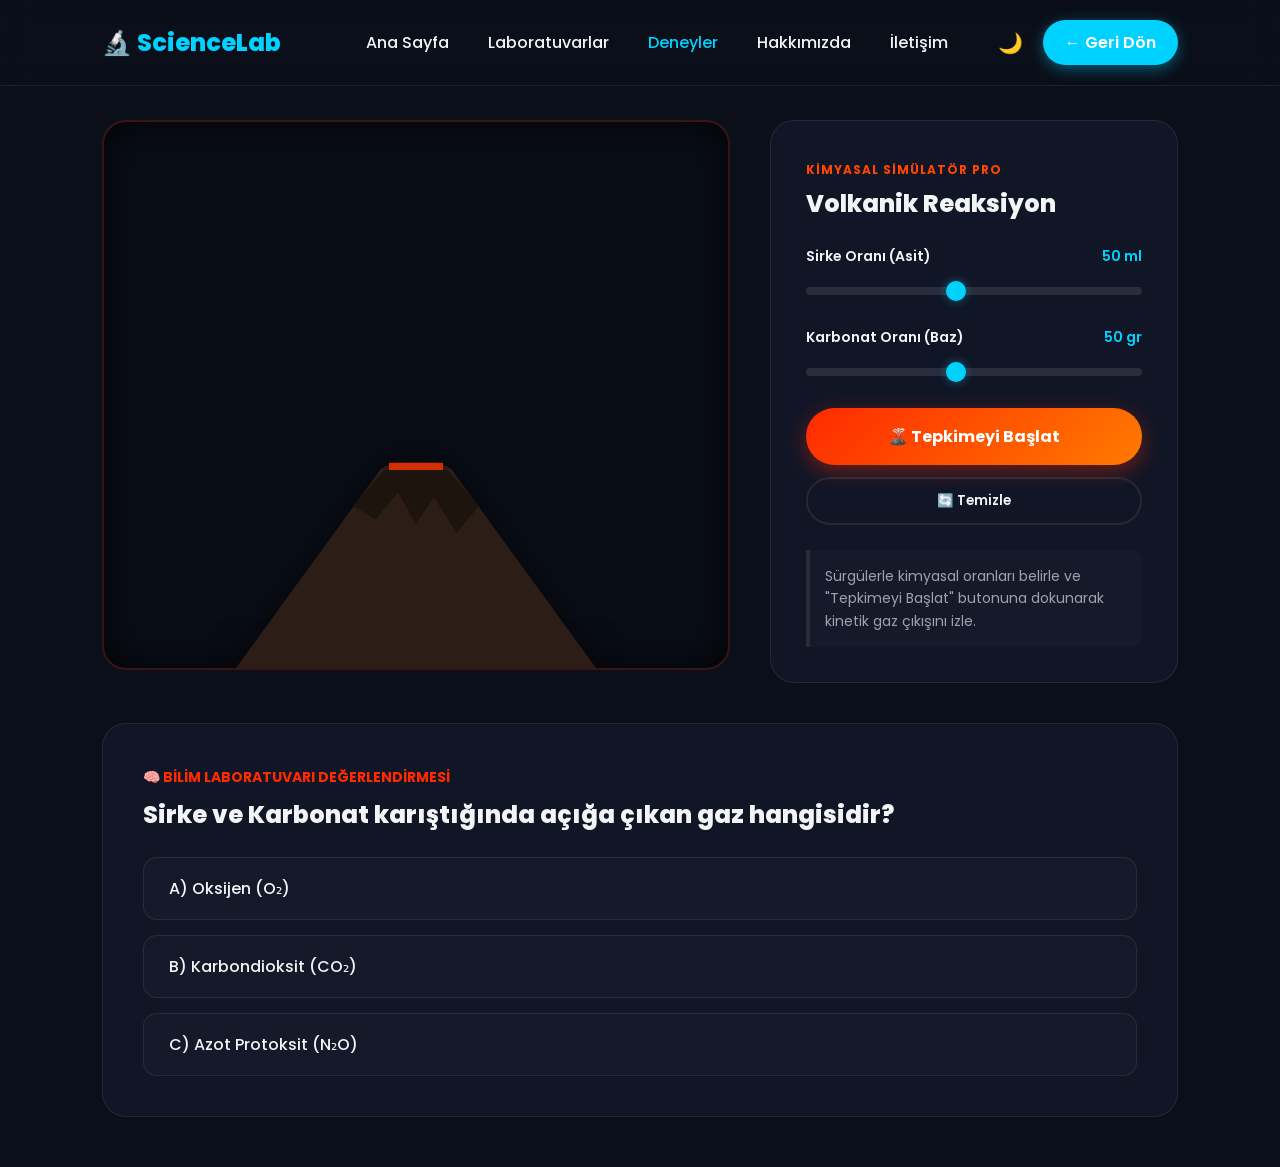
<file: volcano.html>
<!DOCTYPE html>
<html lang="tr">
<head>
    <meta charset="UTF-8">
    <meta name="viewport" content="width=device-width, initial-scale=1.0">
    <title>🌋 Profesyonel Volkan Simülasyonu | ScienceLab</title>
    <link rel="stylesheet" href="css/style.css">
    <link rel="preconnect" href="https://fonts.googleapis.com">
    <link rel="preconnect" href="https://fonts.gstatic.com" crossorigin>
    <link href="https://fonts.googleapis.com/css2?family=Poppins:wght=300;400;500;600;700;800&display=swap" rel="stylesheet">
    <style>
        .sim-container { display: flex; gap: 40px; margin-top: 120px; padding: 0 8%; align-items: stretch; }
        
        /* Simülasyon Ekranı - Karanlık Laboratuvar Atmosferi */
        .sim-screen { 
            flex: 1.3; 
            background: #090d16; 
            border: 2px solid rgba(255, 51, 0, 0.2); 
            border-radius: 24px; 
            height: 550px; 
            position: relative; 
            overflow: hidden;
            box-shadow: inset 0 0 40px rgba(0,0,0,0.8);
        }
        
        /* Arka plandaki Canvas - Lav Parçacıkları En Önde Olmalı */
        #volcanoCanvas {
            position: absolute;
            top: 0; left: 0;
            width: 100%; height: 100%;
            z-index: 4; 
            pointer-events: none;
        }

        /* SVG ile Kusursuz Volkan Dağı */
        .volcano-svg {
            position: absolute;
            bottom: 0;
            left: 50%;
            transform: translateX(-50%);
            width: 450px;
            height: auto;
            z-index: 2;
            filter: drop-shadow(0 -5px 15px rgba(0,0,0,0.5));
        }

        /* Kumanda Paneli */
        .sim-controls { flex: 0.7; background: var(--card-bg); border: 1px solid var(--card-border); border-radius: 24px; padding: 35px; display: flex; flex-direction: column; justify-content: space-between; }
        
        .control-group { margin-bottom: 25px; }
        .control-group label { display: flex; justify-content: space-between; margin-bottom: 10px; font-weight: 600; font-size: 14px; }
        .control-group label span { color: var(--primary); }
        .control-group input[type="range"] { 
            width: 100%; -webkit-appearance: none; background: rgba(255,255,255,0.1); height: 8px; border-radius: 5px; outline: none;
        }
        .control-group input[type="range"]::-webkit-slider-thumb {
            -webkit-appearance: none; width: 20px; height: 20px; border-radius: 50%; background: var(--primary); cursor: pointer; box-shadow: 0 0 10px var(--primary-glow);
        }
        
        .action-btn { 
            width: 100%; background: linear-gradient(135deg, #ff2a00, #ff7a00); color: white; border: none; padding: 16px; border-radius: 30px; font-weight: 700; font-size: 16px; cursor: pointer; 
            box-shadow: 0 6px 20px rgba(255,42,0,0.4); transition: all 0.3s cubic-bezier(0.175, 0.885, 0.32, 1.275); 
        }
        .action-btn:hover { transform: translateY(-3px); box-shadow: 0 10px 25px rgba(255,42,0,0.6); }
        .action-btn:active { transform: translateY(-1px); }
        
        .reset-btn { width: 100%; background: transparent; border: 2px solid var(--card-border); color: var(--text-color); padding: 12px; border-radius: 30px; font-weight: 600; margin-top: 12px; cursor: pointer; transition: 0.2s; }
        .reset-btn:hover { background: rgba(255,255,255,0.05); border-color: var(--text-muted); }

        #resultInfo {
            background: rgba(255,255,255,0.02); border-left: 4px solid var(--card-border); padding: 15px; border-radius: 0 12px 12px 0; font-size: 14px; color: var(--text-muted); line-height: 1.6;
        }

        /* Quiz Kutusu */
        .quiz-section { background: var(--card-bg); border: 1px solid var(--card-border); border-radius: 24px; margin: 40px 8% 50px 8%; padding: 40px; }
        .quiz-grid { display: grid; grid-template-columns: 1fr; gap: 15px; margin-top: 25px; }
        .quiz-option { background: rgba(255,255,255,0.02); border: 1px solid var(--card-border); padding: 18px 25px; border-radius: 14px; cursor: pointer; transition: all 0.2s ease; font-weight: 500; }
        .quiz-option:hover { background: rgba(0, 210, 255, 0.05); border-color: var(--primary); transform: translateX(5px); }
    </style>
</head>
<body>

    <header class="header">
        <div class="logo"><a href="index.html">🔬 <span>ScienceLab</span></a></div>
        <nav class="navbar">
            <a href="index.html">Ana Sayfa</a>
            <a href="laboratories.html">Laboratuvarlar</a>
            <a class="active" href="experiments.html">Deneyler</a>
            <a href="about.html">Hakkımızda</a>
            <a href="contact.html">İletişim</a>
        </nav>
        <div class="header-buttons">
            <button id="themeToggle">🌙</button>
            <a href="index.html" class="start-now">← Geri Dön</a>
        </div>
    </header>

    <div class="sim-container">
        <div class="sim-screen" id="simScreen">
            <canvas id="volcanoCanvas"></canvas>
            
            <svg class="volcano-svg" viewBox="0 0 500 300" fill="none" xmlns="http://www.w3.org/2000/svg">
                <path d="M50 300L210 80C215 75 225 72 235 72H265C275 72 285 75 290 80L450 300H50Z" fill="#2c1e16"/>
                <path d="M180 120L215 80H285L320 120L295 150L270 110L250 140L230 105L205 135L180 120Z" fill="#1e140e"/>
                <path d="M220 72H280V80H220V72Z" fill="#ff3300" opacity="0.8"/>
            </svg>
        </div>

        <div class="sim-controls">
            <div>
                <span style="color: #ff4500; font-weight: 700; font-size: 12px; text-transform: uppercase; letter-spacing: 1px;">Kimyasal Simülatör Pro</span>
                <h2 style="margin: 5px 0 25px 0; font-weight: 800;">Volkanik Reaksiyon</h2>
                
                <div class="control-group">
                    <label>Sirke Oranı (Asit) <span id="vinegarVal">50 ml</span></label>
                    <input type="range" id="vinegar" min="10" max="100" value="50">
                </div>

                <div class="control-group">
                    <label>Karbonat Oranı (Baz) <span id="bakingSodaVal">50 gr</span></label>
                    <input type="range" id="bakingSoda" min="10" max="100" value="50">
                </div>
            </div>

            <div>
                <button id="eruptBtn" class="action-btn">🌋 Tepkimeyi Başlat</button>
                <button id="resetBtn" class="reset-btn">🔄 Temizle</button>
                
                <div id="resultInfo" style="margin-top: 25px;">
                    Sürgülerle kimyasal oranları belirle ve "Tepkimeyi Başlat" butonuna dokunarak kinetik gaz çıkışını izle.
                </div>
            </div>
        </div>
    </div>

    <section class="quiz-section">
        <span style="color: #ff2a00; font-weight: 700; font-size: 14px; text-transform: uppercase;">🧠 Bilim Laboratuvarı Değerlendirmesi</span>
        <h2 style="margin: 8px 0 15px 0; font-weight: 800;">Sirke ve Karbonat karıştığında açığa çıkan gaz hangisidir?</h2>
        
        <div class="quiz-grid">
            <div class="quiz-option" onclick="checkAnswer(false, this)">A) Oksijen (O₂)</div>
            <div class="quiz-option" onclick="checkAnswer(true, this)">B) Karbondioksit (CO₂)</div>
            <div class="quiz-option" onclick="checkAnswer(false, this)">C) Azot Protoksit (N₂O)</div>
        </div>
    </section>

    <script>
        const vinegarInput = document.getElementById('vinegar');
        const bakingSodaInput = document.getElementById('bakingSoda');
        const vinegarVal = document.getElementById('vinegarVal');
        const bakingSodaVal = document.getElementById('bakingSodaVal');
        
        vinegarInput.oninput = () => vinegarVal.textContent = vinegarInput.value + " ml";
        bakingSodaInput.oninput = () => bakingSodaVal.textContent = bakingSodaInput.value + " gr";

        // CANVAS PARÇACIK AYARLARI
        const canvas = document.getElementById('volcanoCanvas');
        const ctx = canvas.getContext('2d');
        let particles = [];
        let animationFrame;
        let isErupting = false;
        let eruptionIntensity = 0;

        function resizeCanvas() {
            // Doğrudan kapsayıcı ekrandan pikselleri zorla eşitleyen yapı
            canvas.width = canvas.parentElement.offsetWidth;
            canvas.height = canvas.parentElement.offsetHeight;
        }
        window.addEventListener('resize', resizeCanvas);
        resizeCanvas();

        class LavaParticle {
            constructor() {
                this.x = canvas.width / 2 + (Math.random() * 20 - 10);
                this.y = canvas.height - 250; // Krater ağzı yüksekliği tam ayarlandı
                this.size = Math.random() * 4 + 2;
                
                const angle = (Math.random() * 40 + 70) * Math.PI / 180; 
                const force = (Math.random() * 5 + 4) * (eruptionIntensity / 50);
                
                this.vx = Math.cos(angle) * (Math.random() - 0.5) * force * 0.5;
                this.vy = -Math.sin(angle) * force;
                this.gravity = 0.15;
                this.alpha = 1;
                this.color = `hsl(${Math.random() * 35 + 10}, 100%, 50%)`;
            }

            update() {
                this.vy += this.gravity;
                this.x += this.vx;
                this.y += this.vy;
                this.alpha -= 0.012; 
            }

            draw() {
                ctx.save();
                ctx.globalAlpha = this.alpha;
                ctx.beginPath();
                ctx.arc(this.x, this.y, this.size, 0, Math.PI * 2);
                ctx.fillStyle = this.color;
                ctx.shadowBlur = 15;
                ctx.shadowColor = this.color;
                ctx.fill();
                ctx.restore();
            }
        }

        function animate() {
            ctx.clearRect(0, 0, canvas.width, canvas.height);

            if (isErupting) {
                for (let i = 0; i < Math.floor(eruptionIntensity / 15); i++) {
                    particles.push(new LavaParticle());
                }
            }

            particles.forEach((p, index) => {
                p.update();
                p.draw();
                if (p.alpha <= 0) particles.splice(index, 1);
            });

            animationFrame = requestAnimationFrame(animate);
        }

        // Kontroller
        const eruptBtn = document.getElementById('eruptBtn');
        const resetBtn = document.getElementById('resetBtn');
        const resultInfo = document.getElementById('resultInfo');

        eruptBtn.onclick = () => {
            const acid = parseInt(vinegarInput.value);
            const base = parseInt(bakingSodaInput.value);
            eruptionIntensity = acid + base;

            isErupting = true;
            cancelAnimationFrame(animationFrame);
            animate();

            if (eruptionIntensity > 150) {
                resultInfo.style.borderLeftColor = "#ff2a00";
                resultInfo.innerHTML = "<strong>🔥 Şiddetli Patlama!</strong> Maksimum asit-baz oranı, tepkime hızını zirveye ulaştırarak yoğun miktarda CO₂ gazı üretti ve lavları yüksek irtifaya fırlattı!";
            } else if (eruptionIntensity < 70) {
                resultInfo.style.borderLeftColor = "#ffb700";
                resultInfo.innerHTML = "<strong>⚠️ Düşük Basınç.</strong> Moleküler çarpışma sayısı az olduğundan gaz birikimi yetersiz kaldı. Lavlar krater ağzından sızma şeklinde taştı.";
            } else {
                resultInfo.style.borderLeftColor = "#00ff88";
                resultInfo.innerHTML = "<strong>🟢 Dengeli Tepkime.</strong> İdeal kimyasal oranlar sayesinde dengeli bir asit-baz nötrleşmesi gerçekleşti. Gaz çıkışı kararlı ve akışkandır.";
            }
        };

        resetBtn.onclick = () => {
            isErupting = false;
            particles = [];
            ctx.clearRect(0, 0, canvas.width, canvas.height);
            resultInfo.innerHTML = "Sürgülerle kimyasal oranları belirle yardımıyla \"Tepkimeyi Başlat\" butonuna dokunarak kinetik gaz çıkışını izle.";
            resultInfo.style.borderLeftColor = "var(--card-border)";
        };

        // Gelişmiş İnteraktif Cevap Kontrolü
     function checkAnswer(isCorrect, element) {
    if(isCorrect) {
        element.style.background = "rgba(0, 255, 136, 0.15)";
        element.style.borderColor = "#00ff88";
        element.style.color = "#00ff88";
        
        // OYUN MOTORUNA BAĞLANDI: +50 XP verir ve 'jeoloji' rozetini açar
        if (typeof addXP === "function") {
            addXP(50, "jeoloji");
        }
        alert("🎉 Harika! Doğru cevap. +50 XP kazandın ve 'Jeoloji Ustası' rozeti hanene kalıcı olarak eklendi!");
    } else {
        element.style.background = "rgba(255, 0, 127, 0.15)";
        element.style.borderColor = "#ff007f";
        element.style.color = "#ff007f";
        alert("❌ Yanlış Gaz Seçimi! Tekrar dene.");
    }
}
    </script>
</body>
</html>
</file>
<file: css/style.css>
/* =================================================================
   ScienceLab - Modern CSS Mimarisi (Gelişmiş CSS Temelleri)
   ================================================================= */

:root {
    /* Karanlık Tema (Varsayılan - Uzay) */
    --bg-color: #0b0f19;
    --text-color: #f3f4f6;
    --text-muted: #9ca3af;
    --primary: #00d2ff;
    --primary-glow: rgba(0, 210, 255, 0.4);
    --secondary: #7000ff;
    --card-bg: rgba(20, 27, 45, 0.7);
    --card-border: rgba(255, 255, 255, 0.08);
    --accent: #ff007f;
    --success: #00ff88;
    --header-bg: rgba(11, 15, 25, 0.8);
    --loader-bg: #05070c;
}

.light-mode {
    /* Aydınlık Tema (Laboratuvar) */
    --bg-color: #f8fafc;
    --text-color: #0f172a;
    --text-muted: #475569;
    --primary: #0284c7;
    --primary-glow: rgba(2, 132, 199, 0.3);
    --secondary: #4f46e5;
    --card-bg: rgba(255, 255, 255, 0.85);
    --card-border: rgba(0, 0, 0, 0.06);
    --accent: #db2777;
    --success: #16a34a;
    --header-bg: rgba(248, 250, 252, 0.85);
    --loader-bg: #ffffff;
}

* {
    margin: 0;
    padding: 0;
    box-sizing: border-box;
    font-family: 'Poppins', sans-serif;
    transition: background-color 0.4s ease, color 0.4s ease, border-color 0.4s ease;
}

body {
    background-color: var(--bg-color);
    color: var(--text-color);
    overflow-x: hidden;
    position: relative;
}

/* ================= 1. ATOM LOADER ================= */
#loader {
    position: fixed;
    top: 0; left: 0; width: 100%; height: 100%;
    background-color: var(--loader-bg);
    z-index: 9999;
    display: flex;
    justify-content: center;
    align-items: center;
    transition: opacity 0.5s ease, visibility 0.5s ease;
}

.loader-box {
    text-align: center;
}

.atom {
    position: relative;
    width: 100px;
    height: 100px;
    margin: 0 auto 30px auto;
}

.nucleus {
    position: absolute;
    top: 50%; left: 50%;
    width: 16px; height: 16px;
    background-color: var(--accent);
    border-radius: 50%;
    transform: translate(-50%, -50%);
    box-shadow: 0 0 15px var(--accent);
}

.electron {
    position: absolute;
    width: 100%; height: 100%;
    border: 2px solid var(--primary);
    border-radius: 50%;
}

.electron.e1 { transform: rotateX(70deg) rotateY(20deg); animation: orb1 1.2s linear infinite; }
.electron.e2 { transform: rotateX(60deg) rotateY(150deg); animation: orb2 1.2s linear infinite; }
.electron.e3 { transform: rotateX(10deg) rotateY(110deg); animation: orb3 1.2s linear infinite; }

@keyframes orb1 { 0% { transform: rotateX(70deg) rotateY(20deg) rotate(0deg); } 100% { transform: rotateX(70deg) rotateY(20deg) rotate(360deg); } }
@keyframes orb2 { 0% { transform: rotateX(60deg) rotateY(150deg) rotate(0deg); } 100% { transform: rotateX(60deg) rotateY(150deg) rotate(360deg); } }
@keyframes orb3 { 0% { transform: rotateX(10deg) rotateY(110deg) rotate(0deg); } 100% { transform: rotateX(10deg) rotateY(110deg) rotate(360deg); } }

.loading-bar {
    width: 250px; height: 6px;
    background: rgba(128, 128, 128, 0.2);
    border-radius: 10px; margin: 15px auto;
    overflow: hidden;
}
.loading-fill {
    height: 100%; width: 0%;
    background: linear-gradient(90deg, var(--primary), var(--secondary));
    border-radius: 10px;
}

/* ================= 2. CANVAS & GLOBAL ARKA PLAN ================= */
#starCanvas {
    position: fixed;
    top: 0; left: 0; width: 100%; height: 100%;
    z-index: -2;
    pointer-events: none;
}

#progressBar {
    position: fixed;
    top: 0; left: 0; height: 4px;
    background: linear-gradient(90deg, var(--primary), var(--accent));
    z-index: 1000; width: 0%;
}

/* ================= 3. HEADER & NAVBAR ================= */
.header {
    position: fixed;
    top: 0; left: 0; width: 100%;
    padding: 20px 8%;
    background: var(--header-bg);
    backdrop-filter: blur(12px);
    -webkit-backdrop-filter: blur(12px);
    display: flex;
    justify-content: space-between;
    align-items: center;
    z-index: 100;
    border-bottom: 1px solid var(--card-border);
}

.logo a {
    font-size: 24px; font-weight: 800;
    color: var(--text-color); text-decoration: none;
}
.logo span { color: var(--primary); }

.navbar a {
    font-size: 16px; font-weight: 500;
    color: var(--text-color); text-decoration: none;
    margin-left: 35px; position: relative;
}
.navbar a.active, .navbar a:hover { color: var(--primary); }

.header-buttons { display: flex; align-items: center; gap: 20px; }
#themeToggle {
    background: none; border: none; font-size: 20px; cursor: pointer;
}
.start-now {
    background: var(--primary); color: #fff !important;
    padding: 10px 22px; border-radius: 30px;
    text-decoration: none; font-weight: 600;
    box-shadow: 0 4px 15px var(--primary-glow);
}

/* ================= 4. HERO SECTION ================= */
.hero {
    min-height: 100vh;
    padding: 150px 8% 60px 8%;
    display: flex;
    align-items: center;
    justify-content: space-between;
    position: relative;
}

.hero-left { max-width: 55%; }
.hero-badge {
    background: rgba(0, 210, 255, 0.1); color: var(--primary);
    padding: 6px 16px; border-radius: 50px; font-size: 13px; font-weight: 600;
}
.hero h1 { font-size: 54px; font-weight: 800; margin: 20px 0; line-height: 1.2; }
.hero h1 span { color: var(--primary); }
.hero p { color: var(--text-muted); font-size: 17px; margin-bottom: 40px; line-height: 1.6; }

.hero-buttons { display: flex; gap: 20px; margin-bottom: 50px; }
.btn-primary {
    background: linear-gradient(45deg, var(--primary), var(--secondary));
    color: #fff; padding: 14px 30px; border-radius: 30px;
    text-decoration: none; font-weight: 600; box-shadow: 0 5px 20px rgba(0,210,255,0.3);
}
.btn-secondary {
    border: 2px solid var(--text-color); color: var(--text-color);
    padding: 12px 28px; border-radius: 30px; text-decoration: none; font-weight: 600;
}

.hero-stats { display: flex; gap: 50px; }
.hero-stat h2 { font-size: 36px; font-weight: 700; color: var(--primary); }
.hero-stat span { color: var(--text-muted); font-size: 14px; }

/* ROOKET ANIMATION */
.rocket {
    position: absolute; bottom: -50px; left: 10%;
    font-size: 40px; z-index: 5; pointer-events: none; opacity: 0;
}
.rocket .fire { display: block; font-size: 18px; margin-top: -10px; text-align: center; }
.rocket.launch { animation: flyUp 12s cubic-bezier(0.4, 0, 1, 1) infinite; }

@keyframes flyUp {
    0% { transform: translateY(0) scale(1); opacity: 0; }
    5% { opacity: 1; }
    90% { opacity: 1; }
    100% { transform: translateY(-120vh) scale(0.6); opacity: 0; }
}

/* PLANET PARALLAX */
.hero-right { position: relative; width: 40%; display: flex; justify-content: center; }
.planet {
    width: 260px; height: 260px; border-radius: 50%;
    display: flex; justify-content: center; align-items: center;
    position: relative; transition: transform 0.1s linear;
}
.planet-core { font-size: 140px; z-index: 2; }
.planet-glow {
    position: absolute; width: 110%; height: 110%;
    border-radius: 50%; background: radial-gradient(circle, var(--primary-glow) 0%, transparent 70%);
}

.floating-card {
    position: absolute; background: var(--card-bg);
    border: 1px solid var(--card-border); padding: 12px 20px;
    border-radius: 15px; font-weight: 600; font-size: 14px;
    backdrop-filter: blur(8px); -webkit-backdrop-filter: blur(8px);
    animation: float 4s ease-in-out infinite;
}
.card1 { top: -20px; left: -20px; animation-delay: 0s; }
.card2 { bottom: 20px; right: -40px; animation-delay: 1.5s; }
.card3 { top: 50%; left: -60px; animation-delay: 3s; }

@keyframes float {
    0%, 100% { transform: translateY(0); }
    50% { transform: translateY(-15px); }
}

.hero-wave { margin-top: -5px; width: 100%; overflow: hidden; line-height: 0; }
.hero-wave svg { display: block; width: 100%; height: 80px; fill: var(--bg-color); }

/* ================= 5. GLOBAL SECTIONS STRUCT ================= */
section { padding: 90px 8%; position: relative; }
.section-title { text-align: center; max-width: 600px; margin: 0 auto 60px auto; }
.section-title span { color: var(--primary); font-weight: 700; font-size: 14px; text-transform: uppercase; letter-spacing: 2px; }
.section-title h2 { font-size: 36px; font-weight: 800; margin: 10px 0; }
.section-title p { color: var(--text-muted); line-height: 1.6; }

/* WHY GRID & CARDS */
.why-grid, .cards, .experiments-container, .category-grid {
    display: grid; grid-template-columns: repeat(auto-fit, minmax(280px, 1fr)); gap: 30px;
}

.why-card, .card, .experiment-card, .category-card {
    background: var(--card-bg); border: 1px solid var(--card-border);
    padding: 35px 25px; border-radius: 20px; backdrop-filter: blur(10px);
    -webkit-backdrop-filter: blur(10px); transition: transform 0.3s ease, box-shadow 0.3s ease;
}
.why-card:hover, .card:hover, .experiment-card:hover, .category-card:hover {
    transform: translateY(-8px); box-shadow: 0 10px 30px var(--primary-glow);
}

.why-icon, .icon, .exp-icon { font-size: 40px; margin-bottom: 20px; display: inline-block; }

/* EXPERIMENT SPECIFICS */
.experiment-card { position: relative; overflow: hidden; }
.exp-badge {
    position: absolute; top: 15px; right: 15px; background: var(--accent);
    color: #fff; font-size: 11px; padding: 4px 10px; border-radius: 30px; font-weight: 700;
}
.exp-info { display: flex; gap: 15px; margin: 15px 0; font-size: 13px; color: var(--text-muted); }
.exp-btn {
    width: 100%; background: transparent; border: 2px solid var(--primary);
    color: var(--text-color); padding: 10px; border-radius: 30px; font-weight: 600;
    cursor: pointer; transition: 0.3s;
}
.experiment-card:hover .exp-btn { background: var(--primary); color: #fff; }

/* ================= 6. ROZETLER & ZAMAN TÜNELİ ================= */
.badge-grid { display: grid; grid-template-columns: repeat(auto-fit, minmax(220px, 1fr)); gap: 20px; }
.badge-card {
    background: var(--card-bg); border: 1px solid var(--card-border);
    border-radius: 15px; padding: 25px; text-align: center;
}
.badge-icon { font-size: 45px; margin-bottom: 10px; }

/* TIMELINE EFFECT */
.timeline-container { position: relative; max-width: 800px; margin: 40px auto; }
.timeline-container::after {
    content: ''; position: absolute; width: 4px; background: var(--card-border);
    top: 0; bottom: 0; left: 50%; margin-left: -2px;
}
.timeline-item { padding: 10px 40px; position: relative; width: 50%; }
.timeline-item::after {
    content: '🔬'; position: absolute; width: 25px; height: 25px;
    right: -14px; top: 15px; border-radius: 50%; z-index: 1; font-size: 16px;
}
.right::after { left: -11px; }
.left { left: 0; } .right { left: 50%; }
.timeline-content { padding: 20px; background: var(--card-bg); border: 1px solid var(--card-border); border-radius: 15px; }

/* ================= 7. NEWS & SCIENTISTS SLIDER ================= */
.news-card { background: var(--card-bg); border: 1px solid var(--card-border); border-radius: 20px; overflow: hidden; }
.news-image { height: 180px; background: rgba(0,0,0,0.2); display: flex; justify-content: center; align-items: center; font-size: 60px; }
.news-content { padding: 20px; }
.news-tag { background: var(--primary); color:#fff; font-size:11px; padding:3px 8px; border-radius:4px; }
.news-footer { display: flex; justify-content: space-between; font-size: 12px; margin-top: 15px; color: var(--text-muted); }

/* SLIDER */
.scientists { overflow: hidden; }
.scientist-slider { position: relative; display: flex; align-items: center; max-width: 1100px; margin: 0 auto; }
.scientist-track {
    display: flex; gap: 20px; overflow-x: auto; scroll-behavior: smooth;
    padding: 20px 0; width: 100%;
}
.scientist-track::-webkit-scrollbar { display: none; }
.scientist-card {
    min-width: 260px; background: var(--card-bg); border: 1px solid var(--card-border);
    border-radius: 20px; padding: 25px; text-align: center; flex-shrink: 0;
}
.scientist-card img { width: 100px; height: 100px; border-radius: 50%; object-fit: cover; border: 3px solid var(--primary); margin-bottom: 15px; }
.slider-btn {
    background: var(--primary); border: none; color: white; width: 45px; height: 45px;
    border-radius: 50%; cursor: pointer; font-size: 18px; z-index: 10; position: absolute;
}
.slider-btn.prev { left: -20px; } .slider-btn.next { right: -20px; }

/* ================= 8. STATS SECTION ================= */
.stats { display: flex; justify-content: space-around; background: linear-gradient(135deg, var(--secondary), var(--bg-color)); border-radius: 30px; margin: 40px 8%; }
.stat-card { text-align: center; padding: 30px; }
.stat-icon { font-size: 35px; }

/* ================= 9. FLOATING SCIENCE AI PANEL ================= */
#scienceAI {
    position: fixed; bottom: 30px; right: 30px;
    width: 60px; height: 60px; border-radius: 50%;
    background: linear-gradient(45deg, var(--primary), var(--secondary));
    border: none; font-size: 28px; cursor: pointer; color: white;
    box-shadow: 0 4px 20px var(--primary-glow); z-index: 999;
}

#aiPanel {
    position: fixed; bottom: 105px; right: 30px;
    width: 340px; height: 450px; background: var(--card-bg);
    border: 1px solid var(--card-border); border-radius: 20px;
    backdrop-filter: blur(20px); -webkit-backdrop-filter: blur(20px);
    box-shadow: 0 10px 30px rgba(0,0,0,0.3); z-index: 999;
    display: none; flex-direction: column; overflow: hidden;
}
#aiPanel.active { display: flex; }

.ai-header {
    background: linear-gradient(90deg, var(--primary), var(--secondary));
    color: white; padding: 15px 20px; font-weight: 700;
    display: flex; justify-content: space-between; align-items: center;
}
#closeAI { cursor: pointer; font-size: 14px; }
.ai-body { padding: 20px; flex-grow: 1; overflow-y: auto; font-size: 14px; line-height: 1.5; }
#aiPanel input {
    width: calc(100% - 30px); margin: 15px; padding: 12px 15px;
    background: rgba(255,255,255,0.05); border: 1px solid var(--card-border);
    border-radius: 10px; color: var(--text-color); outline: none;
}

/* FOOTER AI CHAT SPECIALTIES */
.chat-box { background: var(--card-bg); border: 1px solid var(--card-border); border-radius: 15px; padding: 20px; margin-top: 20px; }
.chat-messages { height: 180px; overflow-y: auto; padding-right: 5px; margin-bottom: 15px; }
.user-message { background: rgba(0, 210, 255, 0.15); padding: 8px 12px; border-radius: 10px; margin-top: 10px; text-align: right; width: fit-content; margin-left: auto; }
.bot-message { background: rgba(112, 0, 255, 0.15); padding: 8px 12px; border-radius: 10px; margin-top: 10px; text-align: left; width: fit-content; }
.chat-input { display: flex; gap: 10px; }
.chat-input input { flex-grow: 1; padding: 10px 15px; background: rgba(0,0,0,0.1); border: 1px solid var(--card-border); border-radius: 8px; color: var(--text-color); }
.chat-input button { background: var(--primary); border: none; color: white; padding: 0 15px; border-radius: 8px; cursor: pointer; font-weight: 600; }

#backToTop {
    position: fixed; bottom: 30px; left: 30px; width: 45px; height: 45px;
    background: var(--card-bg); border: 1px solid var(--card-border);
    border-radius: 50%; color: var(--text-color); cursor: pointer;
    display: none; z-index: 99; font-size: 16px;
}

/* ================= 10. FOOTER ================= */
footer { padding: 60px 8% 30px 8%; border-top: 1px solid var(--card-border); background: var(--header-bg); }
.footer-container { display: grid; grid-template-columns: 1.5fr repeat(2, 1fr) 1.5fr; gap: 40px; }
footer h2, footer h3 { margin-bottom: 20px; }
footer p { color: var(--text-muted); line-height: 1.6; }
footer a { display: block; color: var(--text-muted); text-decoration: none; margin-bottom: 10px; }
footer a:hover { color: var(--primary); }
.copyright { text-align: center; margin-top: 40px; border-top: 1px solid var(--card-border); padding-top: 20px; color: var(--text-muted); font-size: 13px; }

/* ================= 11. SCROLL REVEAL DRIVERS ================= */
.reveal { opacity: 0; transform: translateY(30px); transition: all 0.6s ease-out; }
.reveal-scale { opacity: 0; transform: scale(0.9); transition: all 0.6s ease-out; }
.reveal.active, .reveal-scale.active { opacity: 1; transform: translateY(0) scale(1); }

/* RESPONSIVE DESIGN (MOBİL UYUMLULUK) */
@media (max-width: 968px) {
    .header { padding: 15px 5%; }
    .navbar { display: none; } /* Mobil menü altyapısı için gizleme */
    .hero { flex-direction: column; text-align: center; padding-top: 120px; }
    .hero-left { max-width: 100%; }
    .hero-buttons { justify-content: center; }
    .hero-stats { justify-content: center; gap: 30px; }
    .hero-right { width: 100%; margin-top: 50px; }
    .timeline-container::after { left: 40px; }
    .timeline-item { width: 100%; padding-left: 70px; padding-right: 20px; }
    .timeline-item::after { left: 27px; }
    .right { left: 0; }
    .footer-container { grid-template-columns: 1fr; gap: 20px; }
}
</file>
